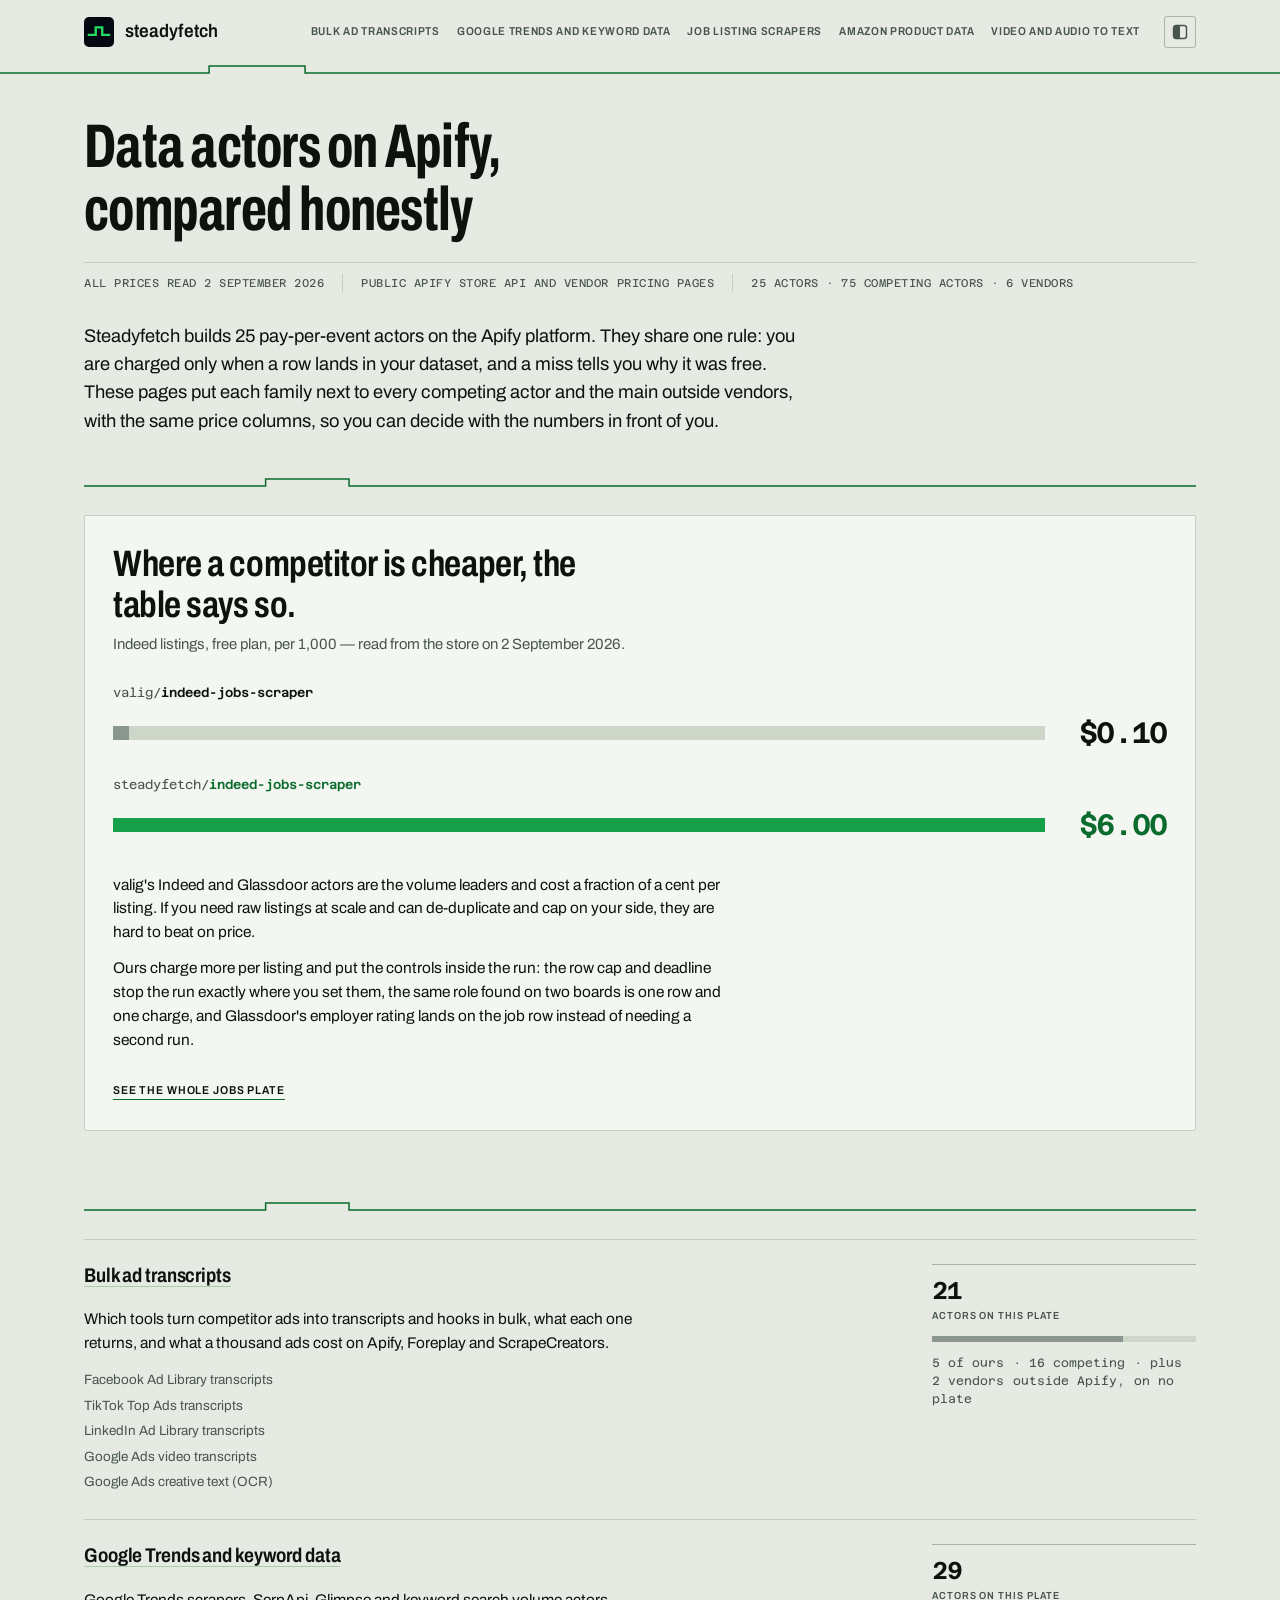
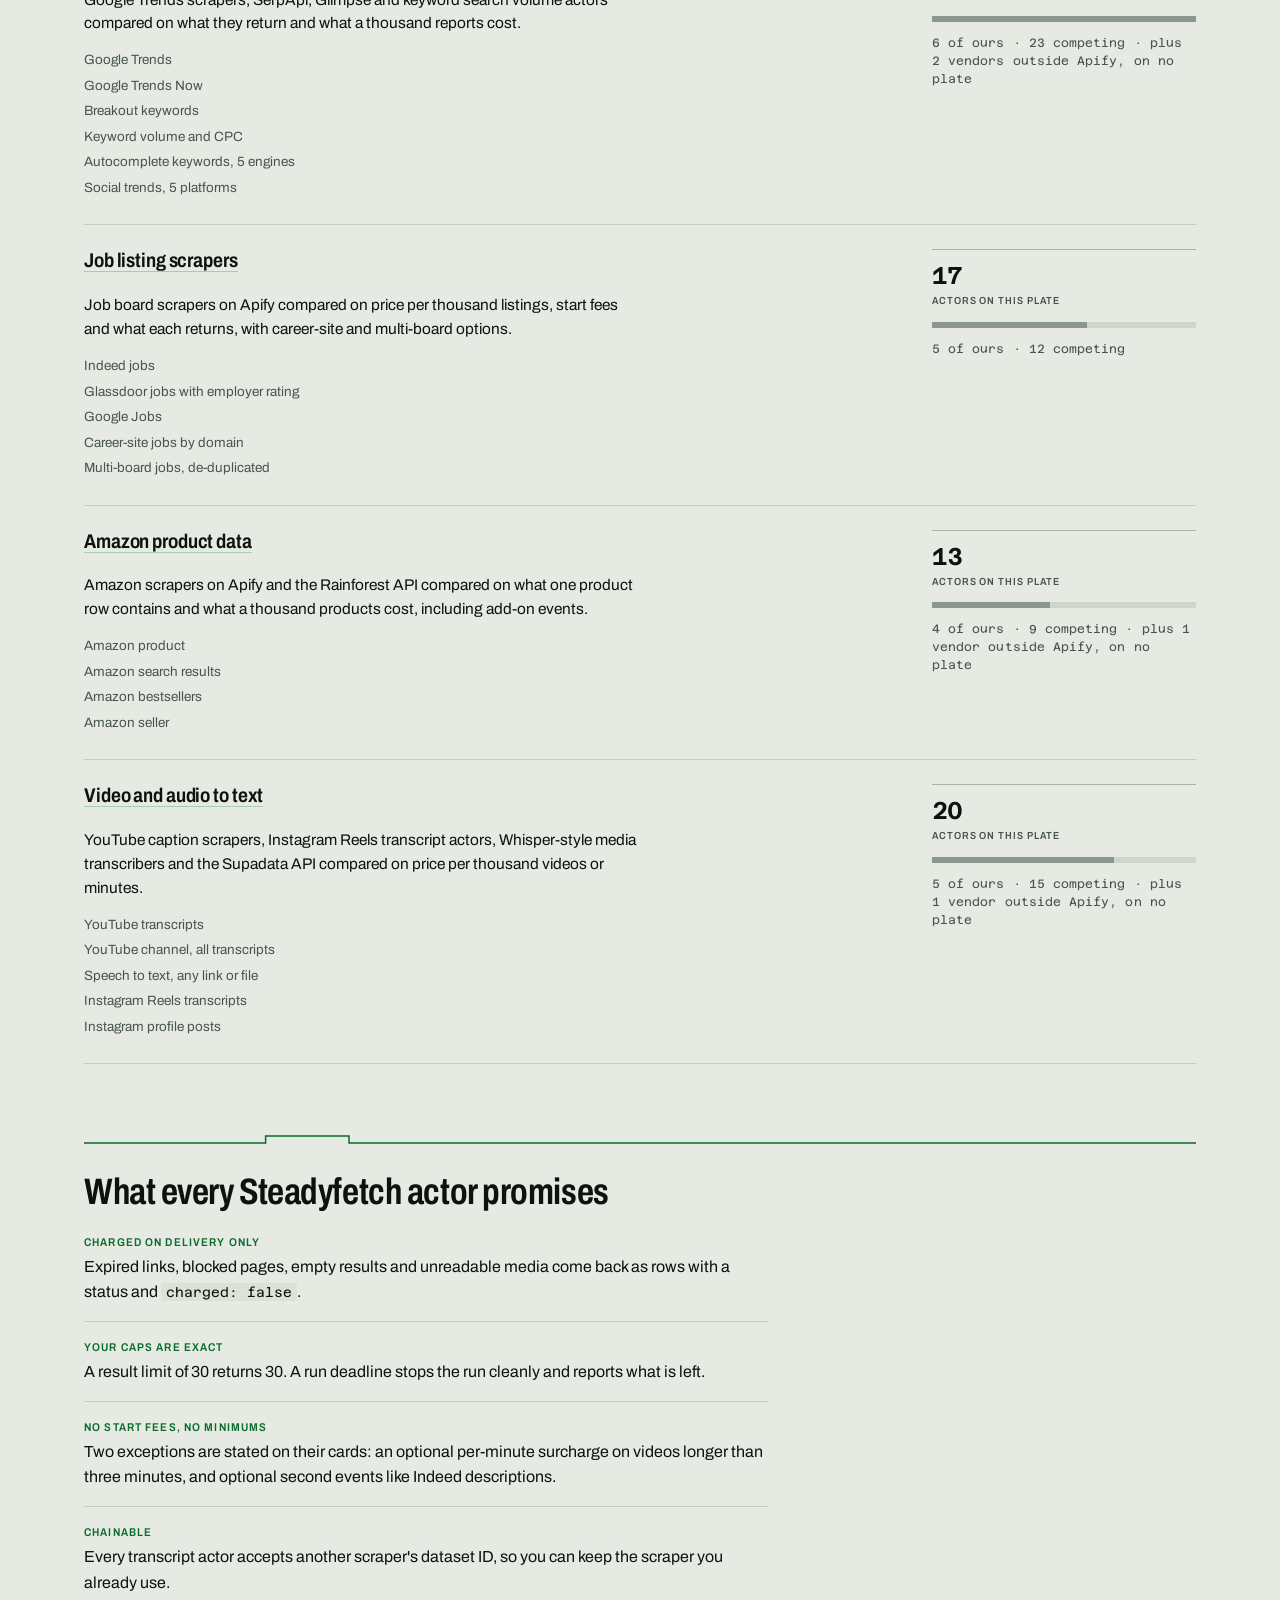
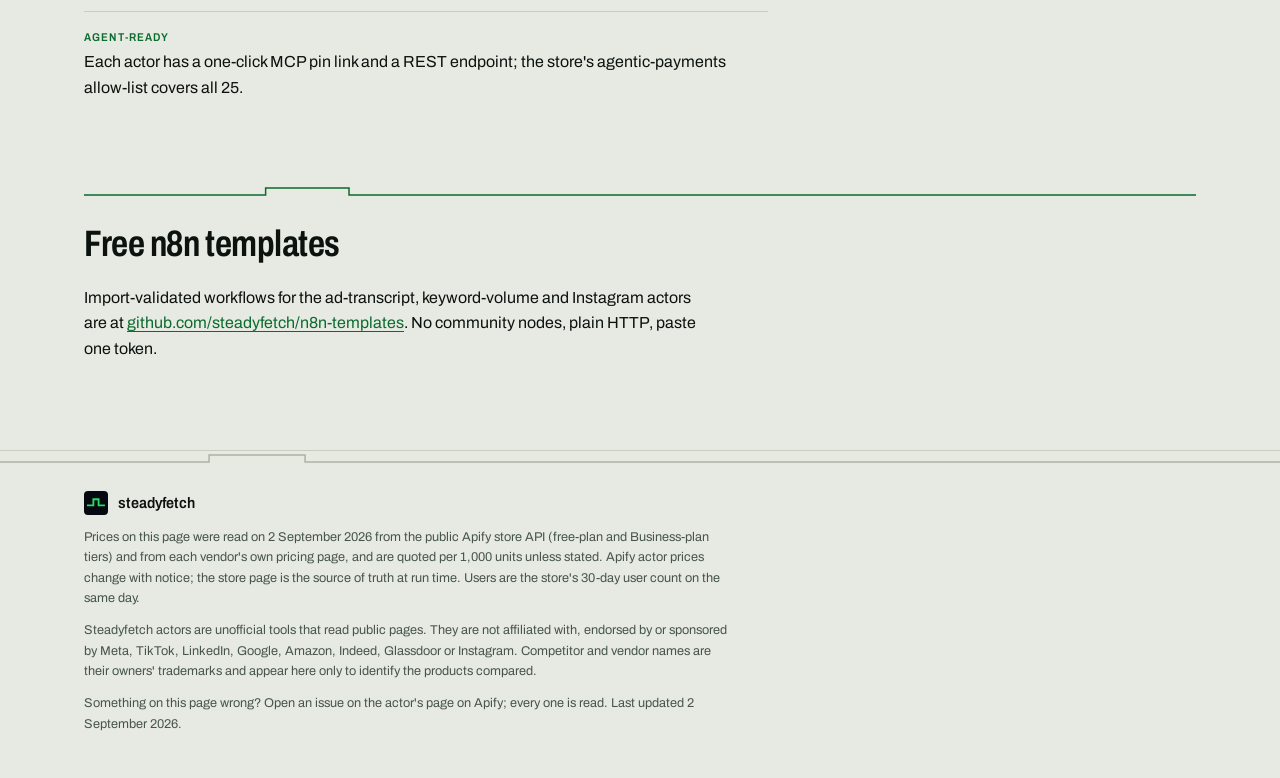
<file: index.html>
<!doctype html>
<html lang="en">
<head>
<meta charset="utf-8">
<meta name="viewport" content="width=device-width, initial-scale=1">
<title>Steadyfetch: honest comparison pages for data actors on Apify</title>
<meta name="description" content="Five comparison pages, one per data family, listing every Apify actor and the main vendors next to Steadyfetch's 25 actors with the same price columns. Ad transcripts, Google Trends and keywords, jobs, Amazon, YouTube and media.">
<link rel="canonical" href="https://steadyfetch.com/">
<meta property="og:title" content="Steadyfetch: honest comparison pages for data actors on Apify">
<meta property="og:description" content="Five comparison pages, one per data family, listing every Apify actor and the main vendors next to Steadyfetch's 25 actors with the same price columns. Ad transcripts, Google Trends and keywords, jobs, Amazon, YouTube and media.">
<meta property="og:url" content="https://steadyfetch.com/">
<meta property="og:type" content="article">
<meta property="og:image" content="https://steadyfetch.com/brand/og.png">
<meta property="og:image:width" content="1200">
<meta property="og:image:height" content="630">
<meta property="og:site_name" content="Steadyfetch">
<meta name="twitter:card" content="summary_large_image">
<meta name="robots" content="index,follow">
<meta name="theme-color" content="#e7eae3" media="(prefers-color-scheme: light)">
<meta name="theme-color" content="#050911" media="(prefers-color-scheme: dark)">
<link rel="icon" href="/brand/favicon.ico" sizes="32x32">
<link rel="icon" href="/brand/icon.svg" type="image/svg+xml">
<link rel="apple-touch-icon" href="/brand/apple-touch-icon.png">
<script>try{var t=localStorage.getItem("sf-theme");if(t==="dark"||t==="light")document.documentElement.setAttribute("data-theme",t)}catch(e){}</script>
<link rel="preload" href="/brand/fonts/archivo-var.woff2" as="font" type="font/woff2" crossorigin>
<link rel="preload" href="/brand/fonts/azeret-var.woff2" as="font" type="font/woff2" crossorigin>
<link rel="stylesheet" href="/style.css">
<script type="application/ld+json">{"@context":"https://schema.org","@type":"WebSite","name":"Steadyfetch","url":"https://steadyfetch.com","description":"Five comparison pages, one per data family, listing every Apify actor and the main vendors next to Steadyfetch's 25 actors with the same price columns. Ad transcripts, Google Trends and keywords, jobs, Amazon, YouTube and media."}</script>
</head>
<body>
<!--
THESIS: a comparative plate, not a vendor comparison page: every actor in a family laid out as a
specimen at one shared scale, its price bar drawn even where ours is the longest. Refuses the
tick-and-cross "us vs them" table the category ships.
OWN-WORLD: the plate ground runs edge to edge (herbarium stock in light, the brand's own #050911
in dark); one ink, one accent (steadyfetch green), hairline rules, ledger rows rather than cards —
the only framed objects on a page are the plates. Archivo condensed for titles, Azeret Mono for
every measured figure and every actor binomial, set at focal scale.
STORY: the visitor sees the field measured on one scale, finds the row that beats us, reads why,
and goes to a store page to run an actor.
FIRST VIEWPORT: plate title, the collection stamp (what was read, from where, when), the lead,
then the proof — two Indeed specimens at identical scale where the competitor wins 60 to 1.
FORM: candidate 4 of the grounded list (comparative field-guide plate); seed key 0838385b.
FINISH: unreviewed and undocumented is unfinished; this build ends with the finish review, the verdict, DESIGN.md, and every shipping raster carrying its provenance
-->
<a class="skip" href="#main">Skip to content</a>
<header class="top">
<div class="top-in">
<a class="lockup" href="/"><span class="plate-chip"><svg viewBox="0 0 512 512" width="100%" height="100%" aria-hidden="true" focusable="false"><path d="M64 306H200V177H311V306H447" fill="none" stroke="#26DC62" stroke-width="40"/></svg></span><span class="name">steadyfetch</span></a>
<nav aria-label="Comparison pages"><a href="/ad-transcripts/">Bulk ad transcripts</a><a href="/trends-keywords/">Google Trends and keyword data</a><a href="/jobs/">Job listing scrapers</a><a href="/amazon/">Amazon product data</a><a href="/youtube-media/">Video and audio to text</a></nav>
<button class="theme" type="button" id="theme" aria-label="Switch colour theme"><svg viewBox="0 0 16 16" aria-hidden="true" focusable="false"><rect x="1.5" y="1.5" width="13" height="13" rx="2.5" fill="none" stroke="currentColor" stroke-width="1.4"/><path d="M8 1.5H4A2.5 2.5 0 0 0 1.5 4v8A2.5 2.5 0 0 0 4 14.5h4z" fill="currentColor"/></svg></button>
</div>
<svg class="pulse pulse--lead" viewBox="0 0 1200 14" preserveAspectRatio="none" aria-hidden="true" focusable="false"><path d="M0 11H196V4H286V11H1200"/></svg>
</header>
<main id="main">
<h1>Data actors on Apify, compared honestly</h1>
<p class="stamp"><span>All prices read 2 September 2026</span><span>Public Apify store API and vendor pricing pages</span><span>25 actors · 75 competing actors · 6 vendors</span></p>
<p class="lead">Steadyfetch builds 25 pay-per-event actors on the Apify platform. They share one rule: you are charged only when a row lands in your dataset, and a miss tells you why it was free. These pages put each family next to every competing actor and the main outside vendors, with the same price columns, so you can decide with the numbers in front of you.</p>

<section class="section first"><svg class="pulse" viewBox="0 0 1200 14" preserveAspectRatio="none" aria-hidden="true" focusable="false"><path d="M0 11H196V4H286V11H1200"/></svg>
<div class="proof">
<h2>Where a competitor is cheaper, the table says so.</h2>
<p class="sub">Indeed listings, free plan, per 1,000 — read from the store on 2 September 2026.</p>
<div class="specimens"><div class="spec">
<p class="who"><span class="acct">valig</span><span class="slash">/</span><wbr><span class="slug">indeed-jobs-scraper</span></p>
<div class="track"><span class="rail"><span class="fill" style="--w:1.7%"></span></span><span class="amt">$0.10</span></div>
</div><div class="spec mine">
<p class="who"><span class="acct">steadyfetch</span><span class="slash">/</span><wbr><span class="slug">indeed-jobs-scraper</span></p>
<div class="track"><span class="rail"><span class="fill" style="--w:100.0%"></span></span><span class="amt">$6.00</span></div>
</div></div>
<p class="verdict">valig's Indeed and Glassdoor actors are the volume leaders and cost a fraction of a cent per listing. If you need raw listings at scale and can de-duplicate and cap on your side, they are hard to beat on price.</p>
<p class="verdict">Ours charge more per listing and put the controls inside the run: the row cap and deadline stop the run exactly where you set them, the same role found on two boards is one row and one charge, and Glassdoor's employer rating lands on the job row instead of needing a second run.</p>
<p class="more"><a href="/jobs/">See the whole jobs plate</a></p>
</div>
</section>

<section class="section"><svg class="pulse" viewBox="0 0 1200 14" preserveAspectRatio="none" aria-hidden="true" focusable="false"><path d="M0 11H196V4H286V11H1200"/></svg>
<div class="ledger">
<article class="fam">
<h2><a href="/ad-transcripts/">Bulk ad transcripts</a></h2>
<div class="meter">
<div><b>21</b><span class="label">Actors on this plate</span></div>
<span class="gauge"><span style="--w:72.4%"></span></span>
<p class="unitline">5 of ours · 16 competing · plus 2 vendors outside Apify, on no plate</p>
</div>
<div class="act-main">
<p class="desc">Which tools turn competitor ads into transcripts and hooks in bulk, what each one returns, and what a thousand ads cost on Apify, Foreplay and ScrapeCreators.</p>
<p class="roster"><a href="https://apify.com/steadyfetch/facebook-ads-transcript-scraper">Facebook Ad Library transcripts</a><a href="https://apify.com/steadyfetch/tiktok-ads-transcript-scraper">TikTok Top Ads transcripts</a><a href="https://apify.com/steadyfetch/linkedin-ads-transcript-scraper">LinkedIn Ad Library transcripts</a><a href="https://apify.com/steadyfetch/google-ads-video-transcript-scraper">Google Ads video transcripts</a><a href="https://apify.com/steadyfetch/google-ads-creative-text-scraper">Google Ads creative text (OCR)</a></p>
</div>
</article>
<article class="fam">
<h2><a href="/trends-keywords/">Google Trends and keyword data</a></h2>
<div class="meter">
<div><b>29</b><span class="label">Actors on this plate</span></div>
<span class="gauge"><span style="--w:100.0%"></span></span>
<p class="unitline">6 of ours · 23 competing · plus 2 vendors outside Apify, on no plate</p>
</div>
<div class="act-main">
<p class="desc">Google Trends scrapers, SerpApi, Glimpse and keyword search volume actors compared on what they return and what a thousand reports cost.</p>
<p class="roster"><a href="https://apify.com/steadyfetch/google-trends-scraper">Google Trends</a><a href="https://apify.com/steadyfetch/google-trends-now-scraper">Google Trends Now</a><a href="https://apify.com/steadyfetch/breakout-keywords-scraper">Breakout keywords</a><a href="https://apify.com/steadyfetch/keyword-search-volume-scraper">Keyword volume and CPC</a><a href="https://apify.com/steadyfetch/google-keyword-suggest-scraper">Autocomplete keywords, 5 engines</a><a href="https://apify.com/steadyfetch/social-trends-scraper">Social trends, 5 platforms</a></p>
</div>
</article>
<article class="fam">
<h2><a href="/jobs/">Job listing scrapers</a></h2>
<div class="meter">
<div><b>17</b><span class="label">Actors on this plate</span></div>
<span class="gauge"><span style="--w:58.6%"></span></span>
<p class="unitline">5 of ours · 12 competing</p>
</div>
<div class="act-main">
<p class="desc">Job board scrapers on Apify compared on price per thousand listings, start fees and what each returns, with career-site and multi-board options.</p>
<p class="roster"><a href="https://apify.com/steadyfetch/indeed-jobs-scraper">Indeed jobs</a><a href="https://apify.com/steadyfetch/glassdoor-jobs-scraper">Glassdoor jobs with employer rating</a><a href="https://apify.com/steadyfetch/google-jobs-scraper">Google Jobs</a><a href="https://apify.com/steadyfetch/company-jobs-by-domain">Career-site jobs by domain</a><a href="https://apify.com/steadyfetch/multi-job-board-scraper">Multi-board jobs, de-duplicated</a></p>
</div>
</article>
<article class="fam">
<h2><a href="/amazon/">Amazon product data</a></h2>
<div class="meter">
<div><b>13</b><span class="label">Actors on this plate</span></div>
<span class="gauge"><span style="--w:44.8%"></span></span>
<p class="unitline">4 of ours · 9 competing · plus 1 vendor outside Apify, on no plate</p>
</div>
<div class="act-main">
<p class="desc">Amazon scrapers on Apify and the Rainforest API compared on what one product row contains and what a thousand products cost, including add-on events.</p>
<p class="roster"><a href="https://apify.com/steadyfetch/amazon-product-scraper">Amazon product</a><a href="https://apify.com/steadyfetch/amazon-search-scraper">Amazon search results</a><a href="https://apify.com/steadyfetch/amazon-bestsellers-scraper">Amazon bestsellers</a><a href="https://apify.com/steadyfetch/amazon-seller-scraper">Amazon seller</a></p>
</div>
</article>
<article class="fam">
<h2><a href="/youtube-media/">Video and audio to text</a></h2>
<div class="meter">
<div><b>20</b><span class="label">Actors on this plate</span></div>
<span class="gauge"><span style="--w:69.0%"></span></span>
<p class="unitline">5 of ours · 15 competing · plus 1 vendor outside Apify, on no plate</p>
</div>
<div class="act-main">
<p class="desc">YouTube caption scrapers, Instagram Reels transcript actors, Whisper-style media transcribers and the Supadata API compared on price per thousand videos or minutes.</p>
<p class="roster"><a href="https://apify.com/steadyfetch/youtube-transcript-scraper">YouTube transcripts</a><a href="https://apify.com/steadyfetch/youtube-channel-transcripts">YouTube channel, all transcripts</a><a href="https://apify.com/steadyfetch/media-transcriber">Speech to text, any link or file</a><a href="https://apify.com/steadyfetch/instagram-reel-transcript-scraper">Instagram Reels transcripts</a><a href="https://apify.com/steadyfetch/instagram-profile-posts">Instagram profile posts</a></p>
</div>
</article>
</div>
</section>

<section class="section"><svg class="pulse" viewBox="0 0 1200 14" preserveAspectRatio="none" aria-hidden="true" focusable="false"><path d="M0 11H196V4H286V11H1200"/></svg>
<h2>What every Steadyfetch actor promises</h2>
<ul class="promise">
<li><b>Charged on delivery only</b>Expired links, blocked pages, empty results and unreadable media come back as rows with a status and <code>charged: false</code>.</li>
<li><b>Your caps are exact</b>A result limit of 30 returns 30. A run deadline stops the run cleanly and reports what is left.</li>
<li><b>No start fees, no minimums</b>Two exceptions are stated on their cards: an optional per-minute surcharge on videos longer than three minutes, and optional second events like Indeed descriptions.</li>
<li><b>Chainable</b>Every transcript actor accepts another scraper's dataset ID, so you can keep the scraper you already use.</li>
<li><b>Agent-ready</b>Each actor has a one-click MCP pin link and a REST endpoint; the store's agentic-payments allow-list covers all 25.</li>
</ul>
</section>

<section class="section"><svg class="pulse" viewBox="0 0 1200 14" preserveAspectRatio="none" aria-hidden="true" focusable="false"><path d="M0 11H196V4H286V11H1200"/></svg>
<h2>Free n8n templates</h2>
<p>Import-validated workflows for the ad-transcript, keyword-volume and Instagram actors are at <a href="https://github.com/steadyfetch/n8n-templates">github.com/steadyfetch/n8n-templates</a>. No community nodes, plain HTTP, paste one token.</p>
</section>
</main>
<footer>
<svg class="pulse pulse--faint" viewBox="0 0 1200 14" preserveAspectRatio="none" aria-hidden="true" focusable="false"><path d="M0 11H196V4H286V11H1200"/></svg>
<div class="foot-in">
<p class="foot-mark"><span class="plate-chip"><svg viewBox="0 0 512 512" width="100%" height="100%" aria-hidden="true" focusable="false"><path d="M64 306H200V177H311V306H447" fill="none" stroke="#26DC62" stroke-width="40"/></svg></span><span class="name">steadyfetch</span></p>
<p>Prices on this page were read on 2 September 2026 from the public Apify store API (free-plan and Business-plan tiers) and from each vendor's own pricing page, and are quoted per 1,000 units unless stated. Apify actor prices change with notice; the store page is the source of truth at run time. Users are the store's 30-day user count on the same day.</p>
<p>Steadyfetch actors are unofficial tools that read public pages. They are not affiliated with, endorsed by or sponsored by Meta, TikTok, LinkedIn, Google, Amazon, Indeed, Glassdoor or Instagram. Competitor and vendor names are their owners' trademarks and appear here only to identify the products compared.</p>
<p>Something on this page wrong? Open an issue on the actor's page on Apify; every one is read. Last updated 2 September 2026.</p>
</div>
</footer>
<script>(function(){var b=document.getElementById("theme");if(!b)return;var r=document.documentElement;function lab(){var d=(r.getAttribute("data-theme")||(window.matchMedia&&window.matchMedia("(prefers-color-scheme: dark)").matches?"dark":"light"))==="dark";b.setAttribute("aria-label",d?"Switch to the light plate":"Switch to the dark plate")}lab();b.addEventListener("click",function(){var cur=r.getAttribute("data-theme")||(window.matchMedia&&window.matchMedia("(prefers-color-scheme: dark)").matches?"dark":"light");var next=cur==="dark"?"light":"dark";r.setAttribute("data-theme",next);try{localStorage.setItem("sf-theme",next)}catch(e){}lab()})})();</script>
</body>
</html>
</file>
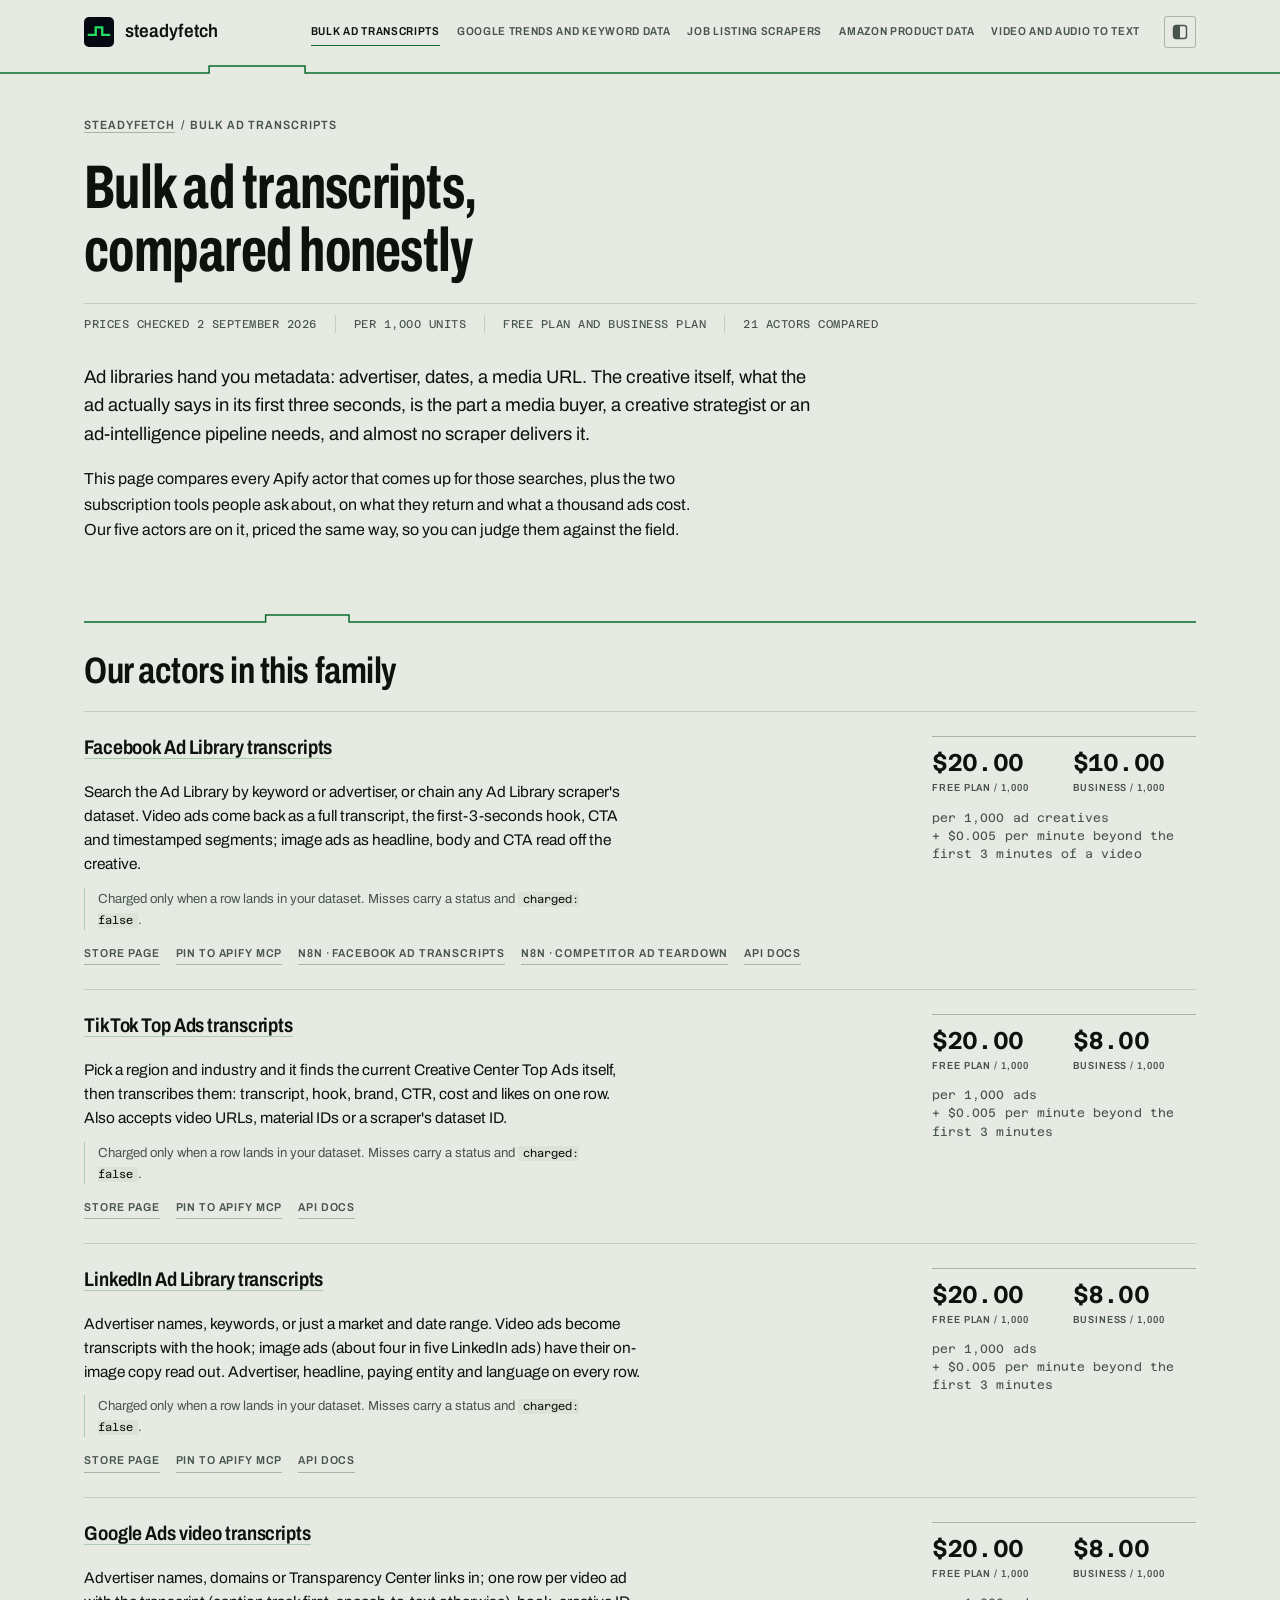
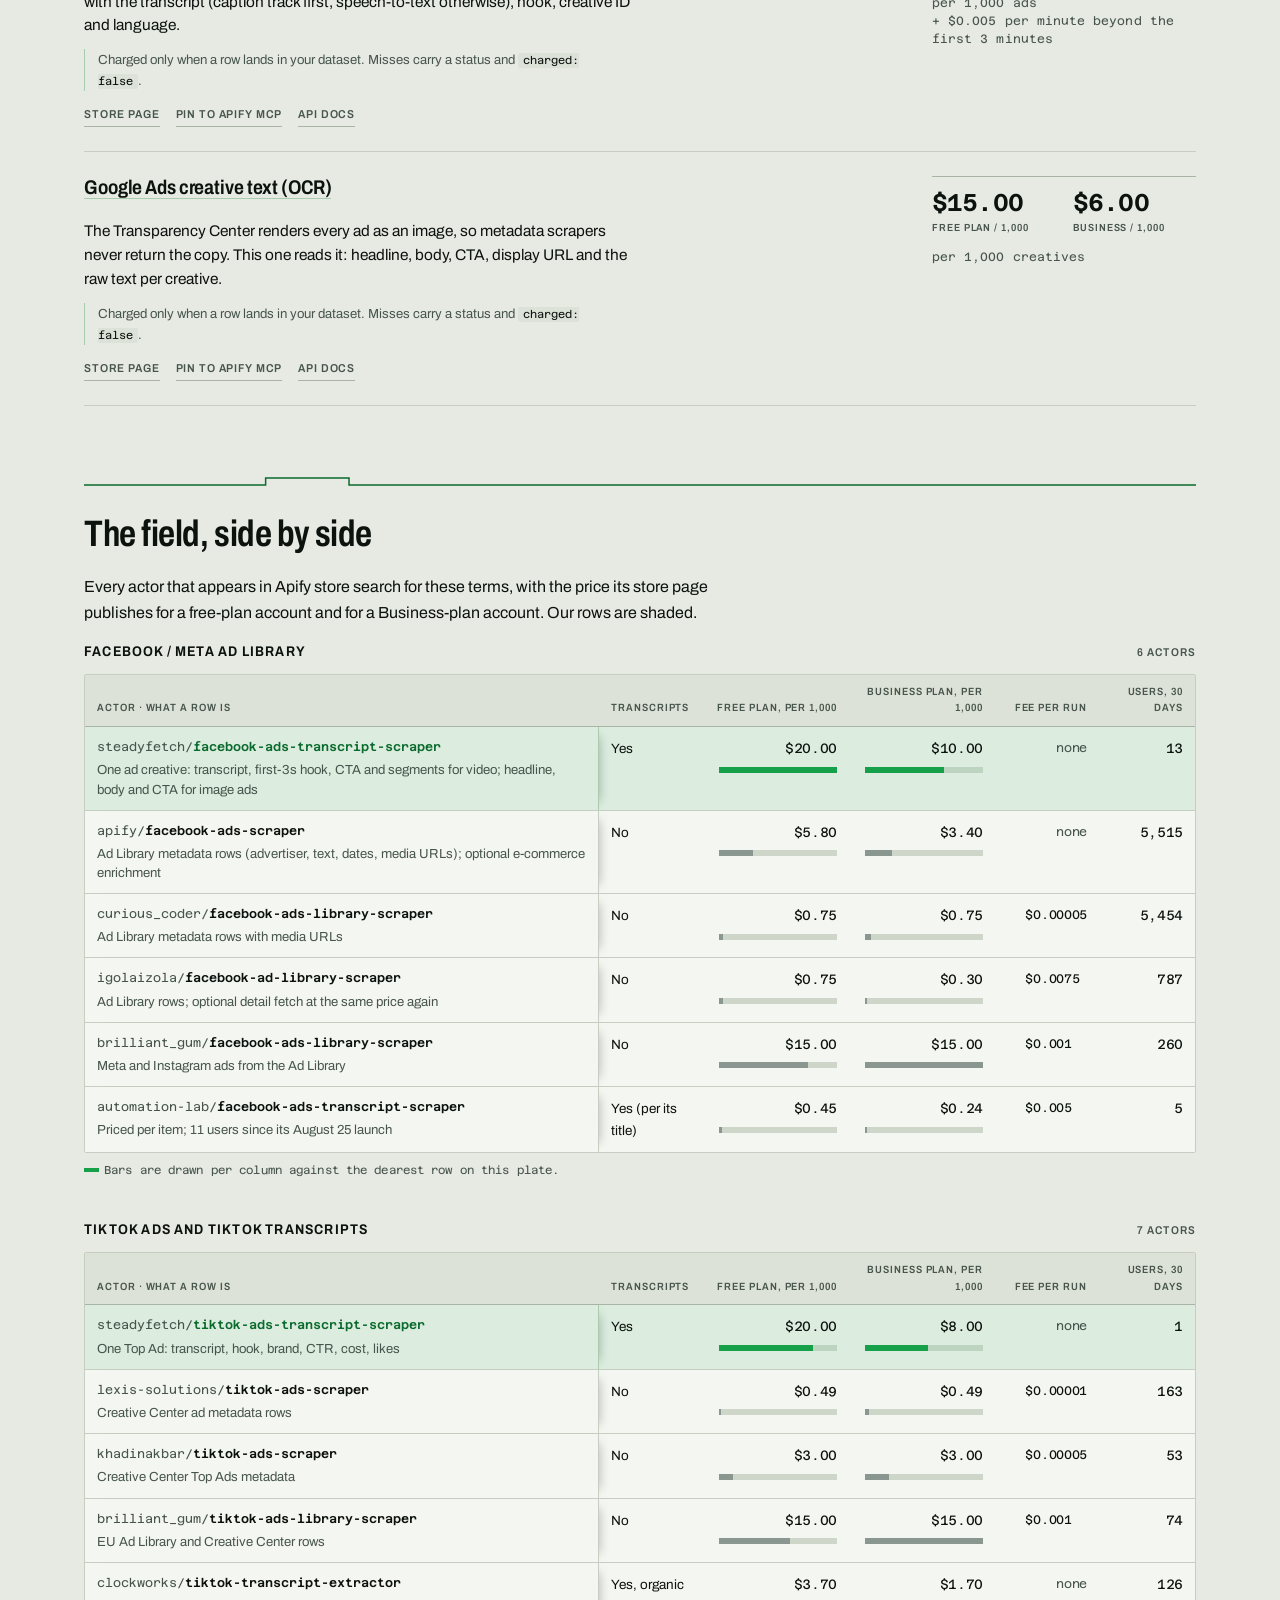
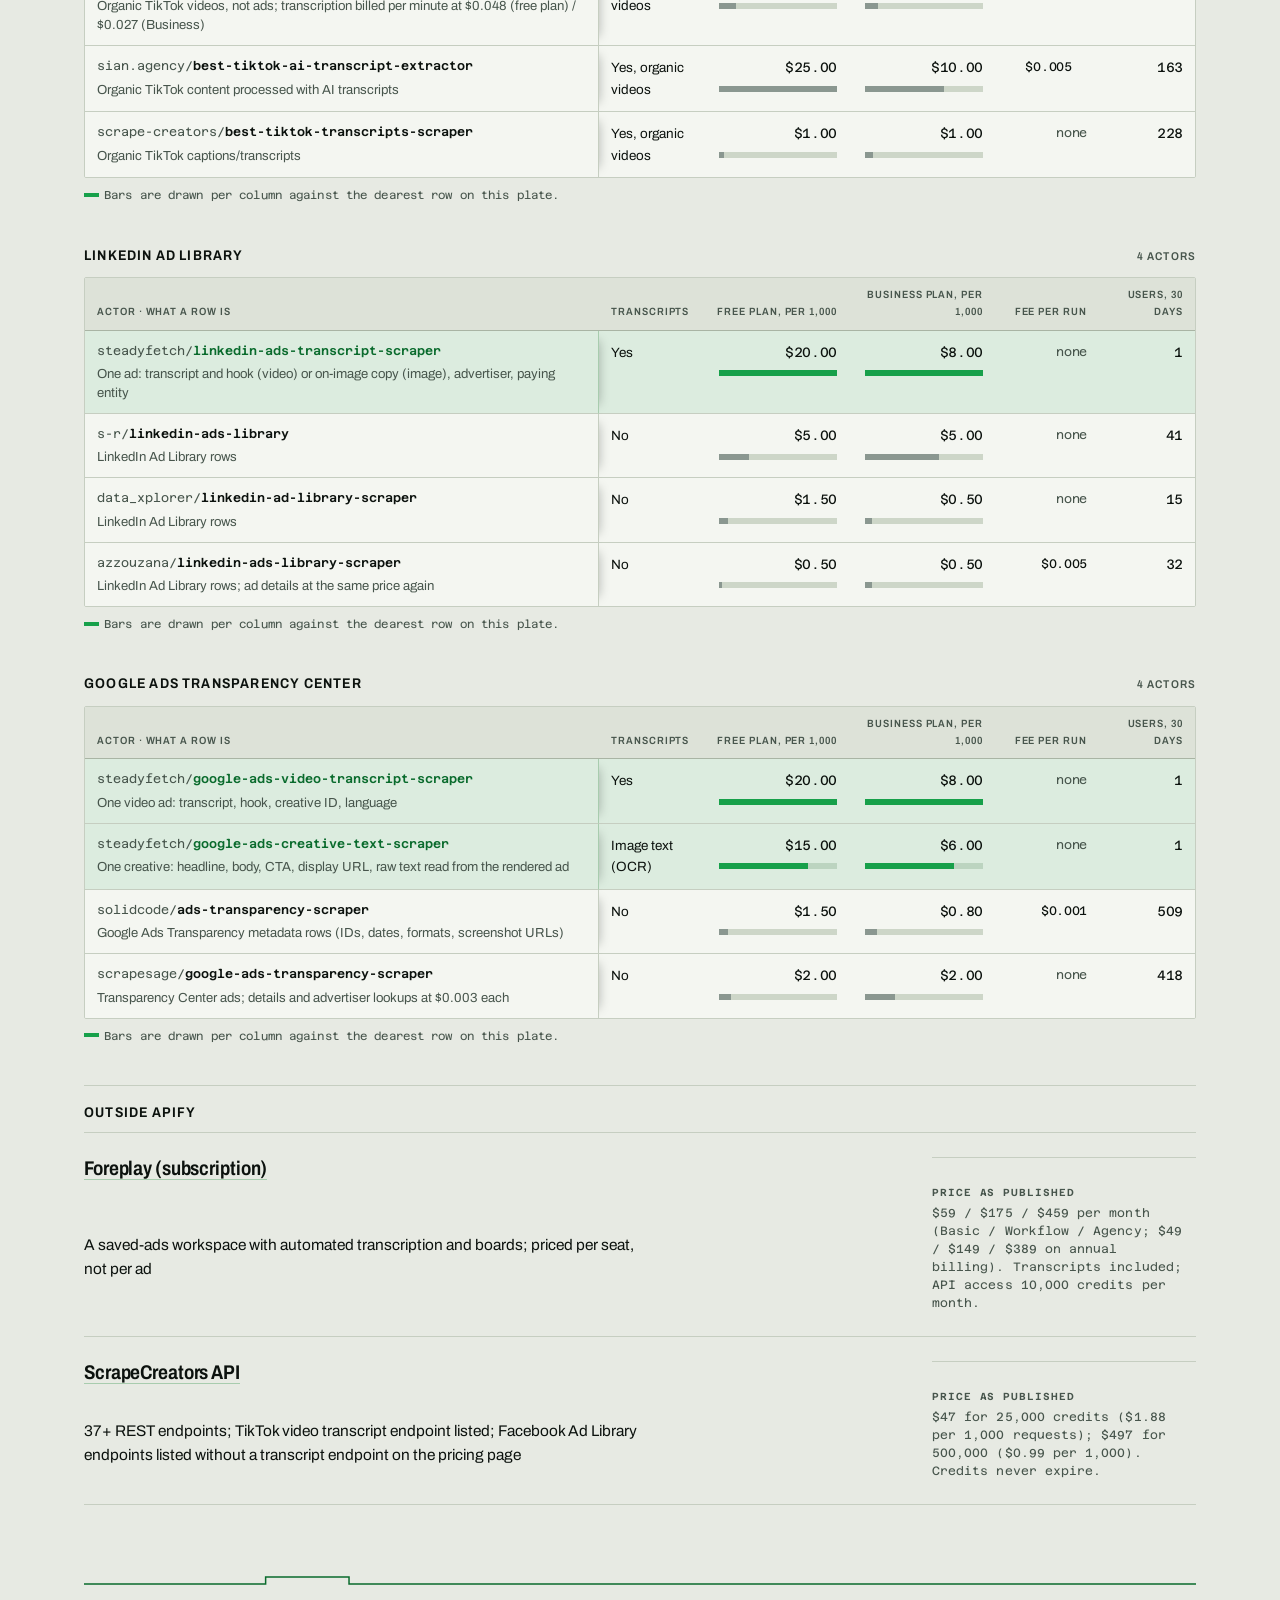
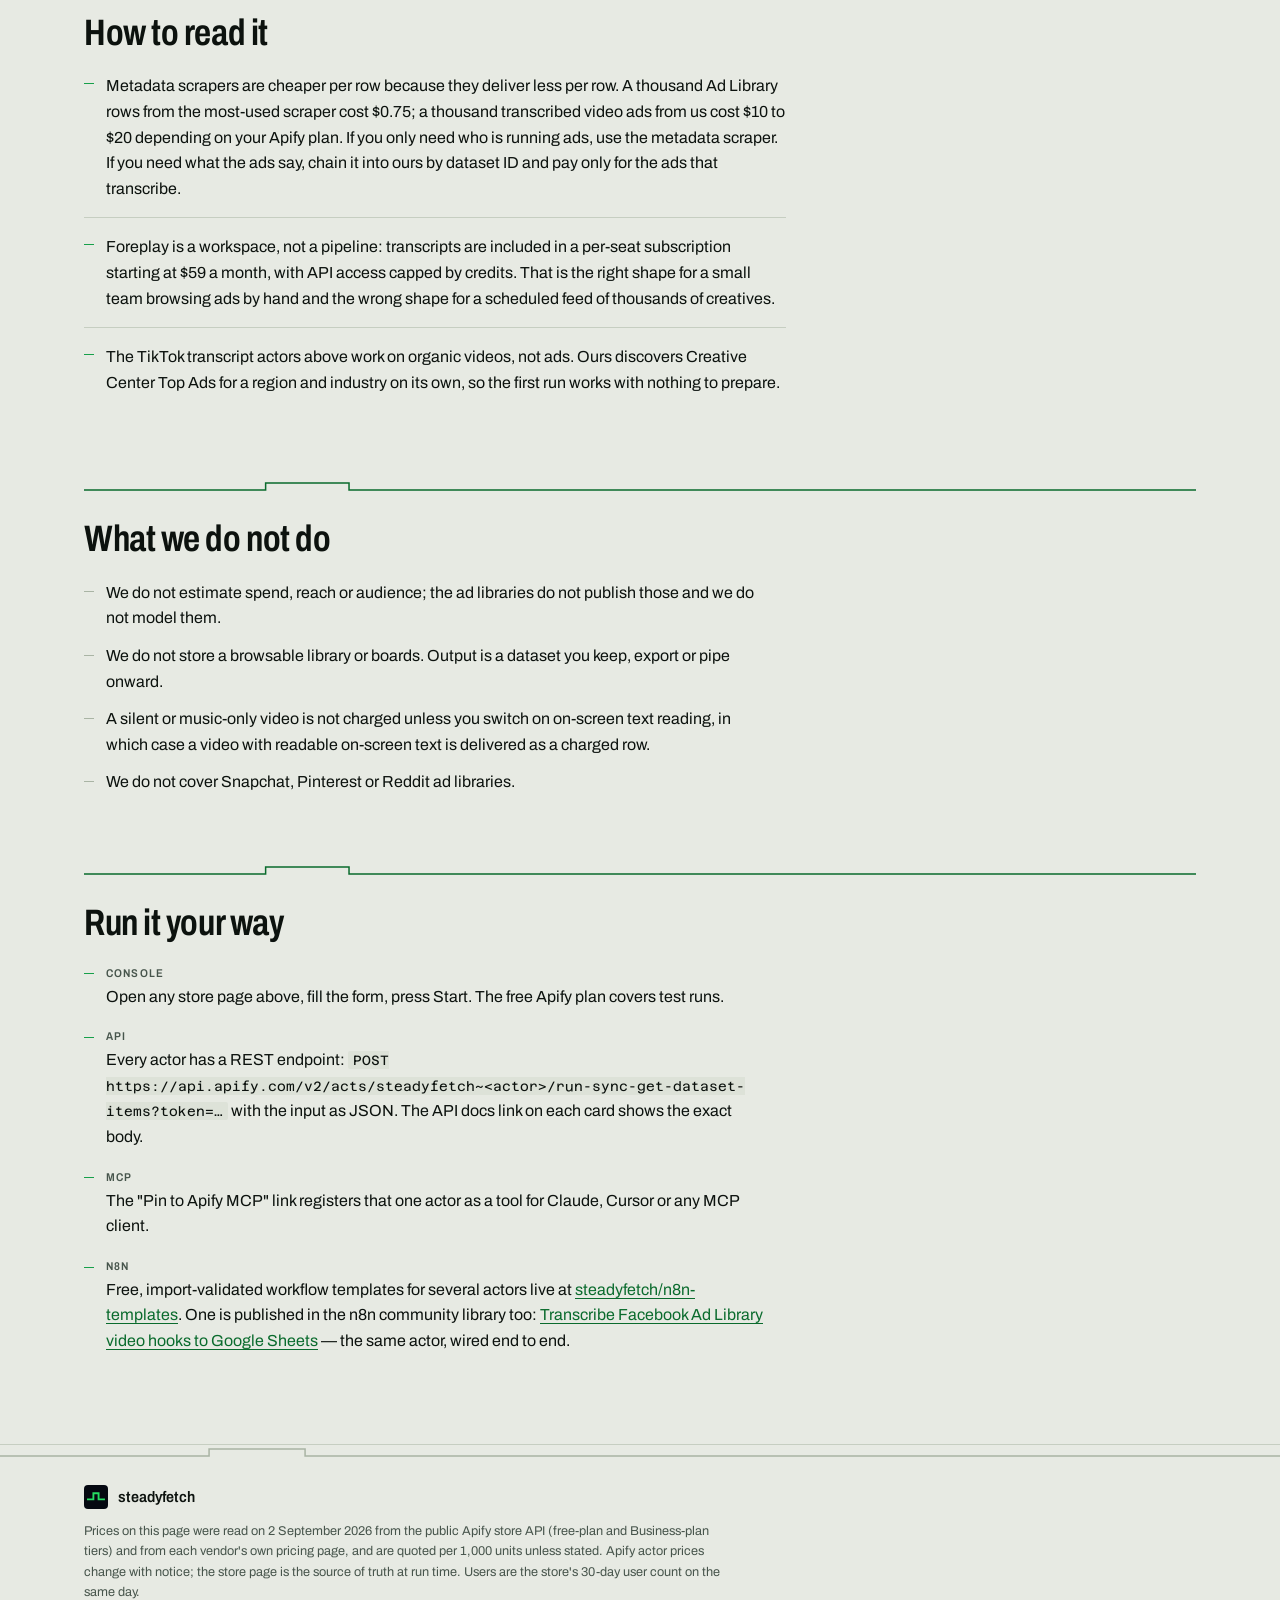
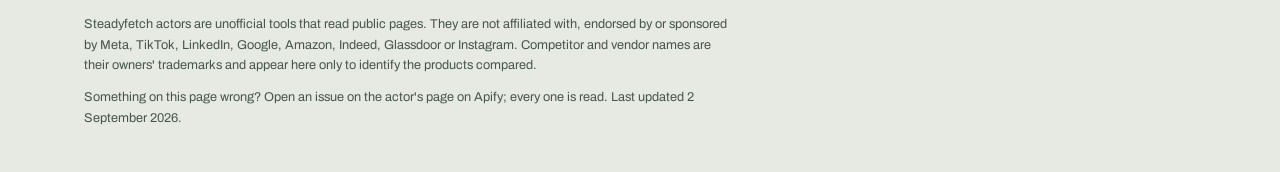
<file: ad-transcripts/index.html>
<!doctype html>
<html lang="en">
<head>
<meta charset="utf-8">
<meta name="viewport" content="width=device-width, initial-scale=1">
<title>Bulk ad transcripts: Facebook, TikTok, LinkedIn and Google Ads scrapers compared</title>
<meta name="description" content="Which tools turn competitor ads into transcripts and hooks in bulk, what each one returns, and what a thousand ads cost on Apify, Foreplay and ScrapeCreators. Prices checked 2 September 2026.">
<link rel="canonical" href="https://steadyfetch.com/ad-transcripts/">
<meta property="og:title" content="Bulk ad transcripts: Facebook, TikTok, LinkedIn and Google Ads scrapers compared">
<meta property="og:description" content="Which tools turn competitor ads into transcripts and hooks in bulk, what each one returns, and what a thousand ads cost on Apify, Foreplay and ScrapeCreators. Prices checked 2 September 2026.">
<meta property="og:url" content="https://steadyfetch.com/ad-transcripts/">
<meta property="og:type" content="article">
<meta property="og:image" content="https://steadyfetch.com/brand/og.png">
<meta property="og:image:width" content="1200">
<meta property="og:image:height" content="630">
<meta property="og:site_name" content="Steadyfetch">
<meta name="twitter:card" content="summary_large_image">
<meta name="robots" content="index,follow">
<meta name="theme-color" content="#e7eae3" media="(prefers-color-scheme: light)">
<meta name="theme-color" content="#050911" media="(prefers-color-scheme: dark)">
<link rel="icon" href="/brand/favicon.ico" sizes="32x32">
<link rel="icon" href="/brand/icon.svg" type="image/svg+xml">
<link rel="apple-touch-icon" href="/brand/apple-touch-icon.png">
<script>try{var t=localStorage.getItem("sf-theme");if(t==="dark"||t==="light")document.documentElement.setAttribute("data-theme",t)}catch(e){}</script>
<link rel="preload" href="/brand/fonts/archivo-var.woff2" as="font" type="font/woff2" crossorigin>
<link rel="preload" href="/brand/fonts/azeret-var.woff2" as="font" type="font/woff2" crossorigin>
<link rel="stylesheet" href="/style.css">
<script type="application/ld+json">{"@context":"https://schema.org","@type":"WebPage","name":"Bulk ad transcripts: Facebook, TikTok, LinkedIn and Google Ads scrapers compared","description":"Which tools turn competitor ads into transcripts and hooks in bulk, what each one returns, and what a thousand ads cost on Apify, Foreplay and ScrapeCreators. Prices checked 2 September 2026.","url":"https://steadyfetch.com/ad-transcripts/","dateModified":"2026-09-02","isPartOf":{"@type":"WebSite","name":"Steadyfetch","url":"https://steadyfetch.com"},"about":[{"@type":"SoftwareApplication","name":"Facebook Ad Library transcripts","url":"https://apify.com/steadyfetch/facebook-ads-transcript-scraper","applicationCategory":"DeveloperApplication","offers":{"@type":"Offer","price":0.02,"priceCurrency":"USD","description":"per ad creative, free plan"}},{"@type":"SoftwareApplication","name":"TikTok Top Ads transcripts","url":"https://apify.com/steadyfetch/tiktok-ads-transcript-scraper","applicationCategory":"DeveloperApplication","offers":{"@type":"Offer","price":0.02,"priceCurrency":"USD","description":"per ad, free plan"}},{"@type":"SoftwareApplication","name":"LinkedIn Ad Library transcripts","url":"https://apify.com/steadyfetch/linkedin-ads-transcript-scraper","applicationCategory":"DeveloperApplication","offers":{"@type":"Offer","price":0.02,"priceCurrency":"USD","description":"per ad, free plan"}},{"@type":"SoftwareApplication","name":"Google Ads video transcripts","url":"https://apify.com/steadyfetch/google-ads-video-transcript-scraper","applicationCategory":"DeveloperApplication","offers":{"@type":"Offer","price":0.02,"priceCurrency":"USD","description":"per ad, free plan"}},{"@type":"SoftwareApplication","name":"Google Ads creative text (OCR)","url":"https://apify.com/steadyfetch/google-ads-creative-text-scraper","applicationCategory":"DeveloperApplication","offers":{"@type":"Offer","price":0.015,"priceCurrency":"USD","description":"per creative, free plan"}}]}</script>
</head>
<body>
<!--
THESIS: a comparative plate, not a vendor comparison page: every actor in a family laid out as a
specimen at one shared scale, its price bar drawn even where ours is the longest. Refuses the
tick-and-cross "us vs them" table the category ships.
OWN-WORLD: the plate ground runs edge to edge (herbarium stock in light, the brand's own #050911
in dark); one ink, one accent (steadyfetch green), hairline rules, ledger rows rather than cards —
the only framed objects on a page are the plates. Archivo condensed for titles, Azeret Mono for
every measured figure and every actor binomial, set at focal scale.
STORY: the visitor sees the field measured on one scale, finds the row that beats us, reads why,
and goes to a store page to run an actor.
FIRST VIEWPORT: plate title, the collection stamp (what was read, from where, when), the lead,
then the proof — two Indeed specimens at identical scale where the competitor wins 60 to 1.
FORM: candidate 4 of the grounded list (comparative field-guide plate); seed key 0838385b.
FINISH: unreviewed and undocumented is unfinished; this build ends with the finish review, the verdict, DESIGN.md, and every shipping raster carrying its provenance
-->
<a class="skip" href="#main">Skip to content</a>
<header class="top">
<div class="top-in">
<a class="lockup" href="/"><span class="plate-chip"><svg viewBox="0 0 512 512" width="100%" height="100%" aria-hidden="true" focusable="false"><path d="M64 306H200V177H311V306H447" fill="none" stroke="#26DC62" stroke-width="40"/></svg></span><span class="name">steadyfetch</span></a>
<nav aria-label="Comparison pages"><a href="/ad-transcripts/" aria-current="page">Bulk ad transcripts</a><a href="/trends-keywords/">Google Trends and keyword data</a><a href="/jobs/">Job listing scrapers</a><a href="/amazon/">Amazon product data</a><a href="/youtube-media/">Video and audio to text</a></nav>
<button class="theme" type="button" id="theme" aria-label="Switch colour theme"><svg viewBox="0 0 16 16" aria-hidden="true" focusable="false"><rect x="1.5" y="1.5" width="13" height="13" rx="2.5" fill="none" stroke="currentColor" stroke-width="1.4"/><path d="M8 1.5H4A2.5 2.5 0 0 0 1.5 4v8A2.5 2.5 0 0 0 4 14.5h4z" fill="currentColor"/></svg></button>
</div>
<svg class="pulse pulse--lead" viewBox="0 0 1200 14" preserveAspectRatio="none" aria-hidden="true" focusable="false"><path d="M0 11H196V4H286V11H1200"/></svg>
</header>
<main id="main">
<p class="crumbs"><a href="/">Steadyfetch</a><span class="sep">/</span>Bulk ad transcripts</p>
<h1>Bulk ad transcripts, compared honestly</h1>
<p class="stamp"><span>Prices checked 2 September 2026</span><span>Per 1,000 units</span><span>Free plan and Business plan</span><span>21 actors compared</span></p>
<p class="lead">Ad libraries hand you metadata: advertiser, dates, a media URL. The creative itself, what the ad actually says in its first three seconds, is the part a media buyer, a creative strategist or an ad-intelligence pipeline needs, and almost no scraper delivers it.</p>
<p>This page compares every Apify actor that comes up for those searches, plus the two subscription tools people ask about, on what they return and what a thousand ads cost. Our five actors are on it, priced the same way, so you can judge them against the field.</p>

<section class="section"><svg class="pulse" viewBox="0 0 1200 14" preserveAspectRatio="none" aria-hidden="true" focusable="false"><path d="M0 11H196V4H286V11H1200"/></svg>
<h2>Our actors in this family</h2>
<div class="ledger"><article class="act" id="facebook-ads-transcript-scraper">
<h3><a href="https://apify.com/steadyfetch/facebook-ads-transcript-scraper">Facebook Ad Library transcripts</a></h3>
<div class="meter">
<div><b>$20.00</b><span class="label">Free plan / 1,000</span></div>
<div><b>$10.00</b><span class="label">Business / 1,000</span></div>
<p class="unitline">per 1,000 ad creatives<span class="ext">+ $0.005 per minute beyond the first 3 minutes of a video</span></p>
</div>
<div class="act-main">
<p class="returns">Search the Ad Library by keyword or advertiser, or chain any Ad Library scraper's dataset. Video ads come back as a full transcript, the first-3-seconds hook, CTA and timestamped segments; image ads as headline, body and CTA read off the creative.</p>
<p class="law">Charged only when a row lands in your dataset. Misses carry a status and <code>charged: false</code>.</p>
<p class="links"><a href="https://apify.com/steadyfetch/facebook-ads-transcript-scraper">Store page</a> <a href="https://mcp.apify.com?tools=steadyfetch/facebook-ads-transcript-scraper">Pin to Apify MCP</a> <a href="https://github.com/steadyfetch/n8n-templates/blob/master/facebook-ad-transcripts.workflow.json">n8n · facebook ad transcripts</a> <a href="https://github.com/steadyfetch/n8n-templates/blob/master/competitor-ad-teardown.workflow.json">n8n · competitor ad teardown</a> <a href="https://apify.com/steadyfetch/facebook-ads-transcript-scraper/api">API docs</a></p>
</div>
</article>
<article class="act" id="tiktok-ads-transcript-scraper">
<h3><a href="https://apify.com/steadyfetch/tiktok-ads-transcript-scraper">TikTok Top Ads transcripts</a></h3>
<div class="meter">
<div><b>$20.00</b><span class="label">Free plan / 1,000</span></div>
<div><b>$8.00</b><span class="label">Business / 1,000</span></div>
<p class="unitline">per 1,000 ads<span class="ext">+ $0.005 per minute beyond the first 3 minutes</span></p>
</div>
<div class="act-main">
<p class="returns">Pick a region and industry and it finds the current Creative Center Top Ads itself, then transcribes them: transcript, hook, brand, CTR, cost and likes on one row. Also accepts video URLs, material IDs or a scraper's dataset ID.</p>
<p class="law">Charged only when a row lands in your dataset. Misses carry a status and <code>charged: false</code>.</p>
<p class="links"><a href="https://apify.com/steadyfetch/tiktok-ads-transcript-scraper">Store page</a> <a href="https://mcp.apify.com?tools=steadyfetch/tiktok-ads-transcript-scraper">Pin to Apify MCP</a> <a href="https://apify.com/steadyfetch/tiktok-ads-transcript-scraper/api">API docs</a></p>
</div>
</article>
<article class="act" id="linkedin-ads-transcript-scraper">
<h3><a href="https://apify.com/steadyfetch/linkedin-ads-transcript-scraper">LinkedIn Ad Library transcripts</a></h3>
<div class="meter">
<div><b>$20.00</b><span class="label">Free plan / 1,000</span></div>
<div><b>$8.00</b><span class="label">Business / 1,000</span></div>
<p class="unitline">per 1,000 ads<span class="ext">+ $0.005 per minute beyond the first 3 minutes</span></p>
</div>
<div class="act-main">
<p class="returns">Advertiser names, keywords, or just a market and date range. Video ads become transcripts with the hook; image ads (about four in five LinkedIn ads) have their on-image copy read out. Advertiser, headline, paying entity and language on every row.</p>
<p class="law">Charged only when a row lands in your dataset. Misses carry a status and <code>charged: false</code>.</p>
<p class="links"><a href="https://apify.com/steadyfetch/linkedin-ads-transcript-scraper">Store page</a> <a href="https://mcp.apify.com?tools=steadyfetch/linkedin-ads-transcript-scraper">Pin to Apify MCP</a> <a href="https://apify.com/steadyfetch/linkedin-ads-transcript-scraper/api">API docs</a></p>
</div>
</article>
<article class="act" id="google-ads-video-transcript-scraper">
<h3><a href="https://apify.com/steadyfetch/google-ads-video-transcript-scraper">Google Ads video transcripts</a></h3>
<div class="meter">
<div><b>$20.00</b><span class="label">Free plan / 1,000</span></div>
<div><b>$8.00</b><span class="label">Business / 1,000</span></div>
<p class="unitline">per 1,000 ads<span class="ext">+ $0.005 per minute beyond the first 3 minutes</span></p>
</div>
<div class="act-main">
<p class="returns">Advertiser names, domains or Transparency Center links in; one row per video ad with the transcript (caption track first, speech-to-text otherwise), hook, creative ID and language.</p>
<p class="law">Charged only when a row lands in your dataset. Misses carry a status and <code>charged: false</code>.</p>
<p class="links"><a href="https://apify.com/steadyfetch/google-ads-video-transcript-scraper">Store page</a> <a href="https://mcp.apify.com?tools=steadyfetch/google-ads-video-transcript-scraper">Pin to Apify MCP</a> <a href="https://apify.com/steadyfetch/google-ads-video-transcript-scraper/api">API docs</a></p>
</div>
</article>
<article class="act" id="google-ads-creative-text-scraper">
<h3><a href="https://apify.com/steadyfetch/google-ads-creative-text-scraper">Google Ads creative text (OCR)</a></h3>
<div class="meter">
<div><b>$15.00</b><span class="label">Free plan / 1,000</span></div>
<div><b>$6.00</b><span class="label">Business / 1,000</span></div>
<p class="unitline">per 1,000 creatives</p>
</div>
<div class="act-main">
<p class="returns">The Transparency Center renders every ad as an image, so metadata scrapers never return the copy. This one reads it: headline, body, CTA, display URL and the raw text per creative.</p>
<p class="law">Charged only when a row lands in your dataset. Misses carry a status and <code>charged: false</code>.</p>
<p class="links"><a href="https://apify.com/steadyfetch/google-ads-creative-text-scraper">Store page</a> <a href="https://mcp.apify.com?tools=steadyfetch/google-ads-creative-text-scraper">Pin to Apify MCP</a> <a href="https://apify.com/steadyfetch/google-ads-creative-text-scraper/api">API docs</a></p>
</div>
</article></div>
</section>

<section class="section"><svg class="pulse" viewBox="0 0 1200 14" preserveAspectRatio="none" aria-hidden="true" focusable="false"><path d="M0 11H196V4H286V11H1200"/></svg>
<h2>The field, side by side</h2>
<p>Every actor that appears in Apify store search for these terms, with the price its store page publishes for a free-plan account and for a Business-plan account. Our rows are shaded.</p>
<section class="plate">
<div class="plate-head"><h3 id="ad-transcripts-plate-0">Facebook / Meta Ad Library</h3><span class="label">6 actors</span></div>
<div class="plate-scroll has-tx" role="region" tabindex="0" aria-labelledby="ad-transcripts-plate-0">
<table>
<colgroup><col class="c-id"><col class="c-tx"><col class="c-n"><col class="c-n"><col class="c-fee"><col class="c-u"></colgroup>
<thead><tr><th scope="col">Actor · what a row is</th><th scope="col">Transcripts</th><th scope="col" class="num">Free plan, per 1,000</th><th scope="col" class="num">Business plan, per 1,000</th><th scope="col" class="num">Fee per run</th><th scope="col" class="num">Users, 30 days</th></tr></thead>
<tbody><tr class="us">
<th scope="row"><a class="bi" href="https://apify.com/steadyfetch/facebook-ads-transcript-scraper"><span class="acct">steadyfetch</span><span class="slash">/</span><wbr><span class="slug">facebook-ads-transcript-scraper</span></a><span class="diag">One ad creative: transcript, first-3s hook, CTA and segments for video; headline, body and CTA for image ads</span></th><td class="tx">Yes</td>
<td class="num"><span class="v">$20.00</span><span class="gauge"><span style="--w:100.0%"></span></span></td>
<td class="num"><span class="v">$10.00</span><span class="gauge"><span style="--w:66.7%"></span></span></td>
<td class="num fee"><span class="none">none</span></td>
<td class="num">13</td>
</tr>
<tr>
<th scope="row"><a class="bi" href="https://apify.com/apify/facebook-ads-scraper" rel="nofollow"><span class="acct">apify</span><span class="slash">/</span><wbr><span class="slug">facebook-ads-scraper</span></a><span class="diag">Ad Library metadata rows (advertiser, text, dates, media URLs); optional e-commerce enrichment</span></th><td class="tx">No</td>
<td class="num"><span class="v">$5.80</span><span class="gauge"><span style="--w:29.0%"></span></span></td>
<td class="num"><span class="v">$3.40</span><span class="gauge"><span style="--w:22.7%"></span></span></td>
<td class="num fee"><span class="none">none</span></td>
<td class="num">5,515</td>
</tr>
<tr>
<th scope="row"><a class="bi" href="https://apify.com/curious_coder/facebook-ads-library-scraper" rel="nofollow"><span class="acct">curious_coder</span><span class="slash">/</span><wbr><span class="slug">facebook-ads-library-scraper</span></a><span class="diag">Ad Library metadata rows with media URLs</span></th><td class="tx">No</td>
<td class="num"><span class="v">$0.75</span><span class="gauge"><span style="--w:3.8%"></span></span></td>
<td class="num"><span class="v">$0.75</span><span class="gauge"><span style="--w:5.0%"></span></span></td>
<td class="num fee">$0.00005</td>
<td class="num">5,454</td>
</tr>
<tr>
<th scope="row"><a class="bi" href="https://apify.com/igolaizola/facebook-ad-library-scraper" rel="nofollow"><span class="acct">igolaizola</span><span class="slash">/</span><wbr><span class="slug">facebook-ad-library-scraper</span></a><span class="diag">Ad Library rows; optional detail fetch at the same price again</span></th><td class="tx">No</td>
<td class="num"><span class="v">$0.75</span><span class="gauge"><span style="--w:3.8%"></span></span></td>
<td class="num"><span class="v">$0.30</span><span class="gauge"><span style="--w:2.0%"></span></span></td>
<td class="num fee">$0.0075 </td>
<td class="num">787</td>
</tr>
<tr>
<th scope="row"><a class="bi" href="https://apify.com/brilliant_gum/facebook-ads-library-scraper" rel="nofollow"><span class="acct">brilliant_gum</span><span class="slash">/</span><wbr><span class="slug">facebook-ads-library-scraper</span></a><span class="diag">Meta and Instagram ads from the Ad Library</span></th><td class="tx">No</td>
<td class="num"><span class="v">$15.00</span><span class="gauge"><span style="--w:75.0%"></span></span></td>
<td class="num"><span class="v">$15.00</span><span class="gauge"><span style="--w:100.0%"></span></span></td>
<td class="num fee">$0.001  </td>
<td class="num">260</td>
</tr>
<tr>
<th scope="row"><a class="bi" href="https://apify.com/automation-lab/facebook-ads-transcript-scraper" rel="nofollow"><span class="acct">automation-lab</span><span class="slash">/</span><wbr><span class="slug">facebook-ads-transcript-scraper</span></a><span class="diag">Priced per item; 11 users since its August 25 launch</span></th><td class="tx">Yes (per its title)</td>
<td class="num"><span class="v">$0.45</span><span class="gauge"><span style="--w:2.3%"></span></span></td>
<td class="num"><span class="v">$0.24</span><span class="gauge"><span style="--w:1.6%"></span></span></td>
<td class="num fee">$0.005  </td>
<td class="num">5</td>
</tr></tbody>
</table>
</div>
<p class="scale-note"><span class="swatch"></span>Bars are drawn per column against the dearest row on this plate.</p>
</section>
<section class="plate">
<div class="plate-head"><h3 id="ad-transcripts-plate-1">TikTok ads and TikTok transcripts</h3><span class="label">7 actors</span></div>
<div class="plate-scroll has-tx" role="region" tabindex="0" aria-labelledby="ad-transcripts-plate-1">
<table>
<colgroup><col class="c-id"><col class="c-tx"><col class="c-n"><col class="c-n"><col class="c-fee"><col class="c-u"></colgroup>
<thead><tr><th scope="col">Actor · what a row is</th><th scope="col">Transcripts</th><th scope="col" class="num">Free plan, per 1,000</th><th scope="col" class="num">Business plan, per 1,000</th><th scope="col" class="num">Fee per run</th><th scope="col" class="num">Users, 30 days</th></tr></thead>
<tbody><tr class="us">
<th scope="row"><a class="bi" href="https://apify.com/steadyfetch/tiktok-ads-transcript-scraper"><span class="acct">steadyfetch</span><span class="slash">/</span><wbr><span class="slug">tiktok-ads-transcript-scraper</span></a><span class="diag">One Top Ad: transcript, hook, brand, CTR, cost, likes</span></th><td class="tx">Yes</td>
<td class="num"><span class="v">$20.00</span><span class="gauge"><span style="--w:80.0%"></span></span></td>
<td class="num"><span class="v">$8.00</span><span class="gauge"><span style="--w:53.3%"></span></span></td>
<td class="num fee"><span class="none">none</span></td>
<td class="num">1</td>
</tr>
<tr>
<th scope="row"><a class="bi" href="https://apify.com/lexis-solutions/tiktok-ads-scraper" rel="nofollow"><span class="acct">lexis-solutions</span><span class="slash">/</span><wbr><span class="slug">tiktok-ads-scraper</span></a><span class="diag">Creative Center ad metadata rows</span></th><td class="tx">No</td>
<td class="num"><span class="v">$0.49</span><span class="gauge"><span style="--w:2.0%"></span></span></td>
<td class="num"><span class="v">$0.49</span><span class="gauge"><span style="--w:3.3%"></span></span></td>
<td class="num fee">$0.00001</td>
<td class="num">163</td>
</tr>
<tr>
<th scope="row"><a class="bi" href="https://apify.com/khadinakbar/tiktok-ads-scraper" rel="nofollow"><span class="acct">khadinakbar</span><span class="slash">/</span><wbr><span class="slug">tiktok-ads-scraper</span></a><span class="diag">Creative Center Top Ads metadata</span></th><td class="tx">No</td>
<td class="num"><span class="v">$3.00</span><span class="gauge"><span style="--w:12.0%"></span></span></td>
<td class="num"><span class="v">$3.00</span><span class="gauge"><span style="--w:20.0%"></span></span></td>
<td class="num fee">$0.00005</td>
<td class="num">53</td>
</tr>
<tr>
<th scope="row"><a class="bi" href="https://apify.com/brilliant_gum/tiktok-ads-library-scraper" rel="nofollow"><span class="acct">brilliant_gum</span><span class="slash">/</span><wbr><span class="slug">tiktok-ads-library-scraper</span></a><span class="diag">EU Ad Library and Creative Center rows</span></th><td class="tx">No</td>
<td class="num"><span class="v">$15.00</span><span class="gauge"><span style="--w:60.0%"></span></span></td>
<td class="num"><span class="v">$15.00</span><span class="gauge"><span style="--w:100.0%"></span></span></td>
<td class="num fee">$0.001  </td>
<td class="num">74</td>
</tr>
<tr>
<th scope="row"><a class="bi" href="https://apify.com/clockworks/tiktok-transcript-extractor" rel="nofollow"><span class="acct">clockworks</span><span class="slash">/</span><wbr><span class="slug">tiktok-transcript-extractor</span></a><span class="diag">Organic TikTok videos, not ads; transcription billed per minute at $0.048 (free plan) / $0.027 (Business)</span></th><td class="tx">Yes, organic videos</td>
<td class="num"><span class="v">$3.70</span><span class="gauge"><span style="--w:14.8%"></span></span></td>
<td class="num"><span class="v">$1.70</span><span class="gauge"><span style="--w:11.3%"></span></span></td>
<td class="num fee"><span class="none">none</span></td>
<td class="num">126</td>
</tr>
<tr>
<th scope="row"><a class="bi" href="https://apify.com/sian.agency/best-tiktok-ai-transcript-extractor" rel="nofollow"><span class="acct">sian.agency</span><span class="slash">/</span><wbr><span class="slug">best-tiktok-ai-transcript-extractor</span></a><span class="diag">Organic TikTok content processed with AI transcripts</span></th><td class="tx">Yes, organic videos</td>
<td class="num"><span class="v">$25.00</span><span class="gauge"><span style="--w:100.0%"></span></span></td>
<td class="num"><span class="v">$10.00</span><span class="gauge"><span style="--w:66.7%"></span></span></td>
<td class="num fee">$0.005  </td>
<td class="num">163</td>
</tr>
<tr>
<th scope="row"><a class="bi" href="https://apify.com/scrape-creators/best-tiktok-transcripts-scraper" rel="nofollow"><span class="acct">scrape-creators</span><span class="slash">/</span><wbr><span class="slug">best-tiktok-transcripts-scraper</span></a><span class="diag">Organic TikTok captions/transcripts</span></th><td class="tx">Yes, organic videos</td>
<td class="num"><span class="v">$1.00</span><span class="gauge"><span style="--w:4.0%"></span></span></td>
<td class="num"><span class="v">$1.00</span><span class="gauge"><span style="--w:6.7%"></span></span></td>
<td class="num fee"><span class="none">none</span></td>
<td class="num">228</td>
</tr></tbody>
</table>
</div>
<p class="scale-note"><span class="swatch"></span>Bars are drawn per column against the dearest row on this plate.</p>
</section>
<section class="plate">
<div class="plate-head"><h3 id="ad-transcripts-plate-2">LinkedIn Ad Library</h3><span class="label">4 actors</span></div>
<div class="plate-scroll has-tx" role="region" tabindex="0" aria-labelledby="ad-transcripts-plate-2">
<table>
<colgroup><col class="c-id"><col class="c-tx"><col class="c-n"><col class="c-n"><col class="c-fee"><col class="c-u"></colgroup>
<thead><tr><th scope="col">Actor · what a row is</th><th scope="col">Transcripts</th><th scope="col" class="num">Free plan, per 1,000</th><th scope="col" class="num">Business plan, per 1,000</th><th scope="col" class="num">Fee per run</th><th scope="col" class="num">Users, 30 days</th></tr></thead>
<tbody><tr class="us">
<th scope="row"><a class="bi" href="https://apify.com/steadyfetch/linkedin-ads-transcript-scraper"><span class="acct">steadyfetch</span><span class="slash">/</span><wbr><span class="slug">linkedin-ads-transcript-scraper</span></a><span class="diag">One ad: transcript and hook (video) or on-image copy (image), advertiser, paying entity</span></th><td class="tx">Yes</td>
<td class="num"><span class="v">$20.00</span><span class="gauge"><span style="--w:100.0%"></span></span></td>
<td class="num"><span class="v">$8.00</span><span class="gauge"><span style="--w:100.0%"></span></span></td>
<td class="num fee"><span class="none">none</span></td>
<td class="num">1</td>
</tr>
<tr>
<th scope="row"><a class="bi" href="https://apify.com/s-r/linkedin-ads-library" rel="nofollow"><span class="acct">s-r</span><span class="slash">/</span><wbr><span class="slug">linkedin-ads-library</span></a><span class="diag">LinkedIn Ad Library rows</span></th><td class="tx">No</td>
<td class="num"><span class="v">$5.00</span><span class="gauge"><span style="--w:25.0%"></span></span></td>
<td class="num"><span class="v">$5.00</span><span class="gauge"><span style="--w:62.5%"></span></span></td>
<td class="num fee"><span class="none">none</span></td>
<td class="num">41</td>
</tr>
<tr>
<th scope="row"><a class="bi" href="https://apify.com/data_xplorer/linkedin-ad-library-scraper" rel="nofollow"><span class="acct">data_xplorer</span><span class="slash">/</span><wbr><span class="slug">linkedin-ad-library-scraper</span></a><span class="diag">LinkedIn Ad Library rows</span></th><td class="tx">No</td>
<td class="num"><span class="v">$1.50</span><span class="gauge"><span style="--w:7.5%"></span></span></td>
<td class="num"><span class="v">$0.50</span><span class="gauge"><span style="--w:6.3%"></span></span></td>
<td class="num fee"><span class="none">none</span></td>
<td class="num">15</td>
</tr>
<tr>
<th scope="row"><a class="bi" href="https://apify.com/azzouzana/linkedin-ads-library-scraper" rel="nofollow"><span class="acct">azzouzana</span><span class="slash">/</span><wbr><span class="slug">linkedin-ads-library-scraper</span></a><span class="diag">LinkedIn Ad Library rows; ad details at the same price again</span></th><td class="tx">No</td>
<td class="num"><span class="v">$0.50</span><span class="gauge"><span style="--w:2.5%"></span></span></td>
<td class="num"><span class="v">$0.50</span><span class="gauge"><span style="--w:6.3%"></span></span></td>
<td class="num fee">$0.005</td>
<td class="num">32</td>
</tr></tbody>
</table>
</div>
<p class="scale-note"><span class="swatch"></span>Bars are drawn per column against the dearest row on this plate.</p>
</section>
<section class="plate">
<div class="plate-head"><h3 id="ad-transcripts-plate-3">Google Ads Transparency Center</h3><span class="label">4 actors</span></div>
<div class="plate-scroll has-tx" role="region" tabindex="0" aria-labelledby="ad-transcripts-plate-3">
<table>
<colgroup><col class="c-id"><col class="c-tx"><col class="c-n"><col class="c-n"><col class="c-fee"><col class="c-u"></colgroup>
<thead><tr><th scope="col">Actor · what a row is</th><th scope="col">Transcripts</th><th scope="col" class="num">Free plan, per 1,000</th><th scope="col" class="num">Business plan, per 1,000</th><th scope="col" class="num">Fee per run</th><th scope="col" class="num">Users, 30 days</th></tr></thead>
<tbody><tr class="us">
<th scope="row"><a class="bi" href="https://apify.com/steadyfetch/google-ads-video-transcript-scraper"><span class="acct">steadyfetch</span><span class="slash">/</span><wbr><span class="slug">google-ads-video-transcript-scraper</span></a><span class="diag">One video ad: transcript, hook, creative ID, language</span></th><td class="tx">Yes</td>
<td class="num"><span class="v">$20.00</span><span class="gauge"><span style="--w:100.0%"></span></span></td>
<td class="num"><span class="v">$8.00</span><span class="gauge"><span style="--w:100.0%"></span></span></td>
<td class="num fee"><span class="none">none</span></td>
<td class="num">1</td>
</tr>
<tr class="us">
<th scope="row"><a class="bi" href="https://apify.com/steadyfetch/google-ads-creative-text-scraper"><span class="acct">steadyfetch</span><span class="slash">/</span><wbr><span class="slug">google-ads-creative-text-scraper</span></a><span class="diag">One creative: headline, body, CTA, display URL, raw text read from the rendered ad</span></th><td class="tx">Image text (OCR)</td>
<td class="num"><span class="v">$15.00</span><span class="gauge"><span style="--w:75.0%"></span></span></td>
<td class="num"><span class="v">$6.00</span><span class="gauge"><span style="--w:75.0%"></span></span></td>
<td class="num fee"><span class="none">none</span></td>
<td class="num">1</td>
</tr>
<tr>
<th scope="row"><a class="bi" href="https://apify.com/solidcode/ads-transparency-scraper" rel="nofollow"><span class="acct">solidcode</span><span class="slash">/</span><wbr><span class="slug">ads-transparency-scraper</span></a><span class="diag">Google Ads Transparency metadata rows (IDs, dates, formats, screenshot URLs)</span></th><td class="tx">No</td>
<td class="num"><span class="v">$1.50</span><span class="gauge"><span style="--w:7.5%"></span></span></td>
<td class="num"><span class="v">$0.80</span><span class="gauge"><span style="--w:10.0%"></span></span></td>
<td class="num fee">$0.001</td>
<td class="num">509</td>
</tr>
<tr>
<th scope="row"><a class="bi" href="https://apify.com/scrapesage/google-ads-transparency-scraper" rel="nofollow"><span class="acct">scrapesage</span><span class="slash">/</span><wbr><span class="slug">google-ads-transparency-scraper</span></a><span class="diag">Transparency Center ads; details and advertiser lookups at $0.003 each</span></th><td class="tx">No</td>
<td class="num"><span class="v">$2.00</span><span class="gauge"><span style="--w:10.0%"></span></span></td>
<td class="num"><span class="v">$2.00</span><span class="gauge"><span style="--w:25.0%"></span></span></td>
<td class="num fee"><span class="none">none</span></td>
<td class="num">418</td>
</tr></tbody>
</table>
</div>
<p class="scale-note"><span class="swatch"></span>Bars are drawn per column against the dearest row on this plate.</p>
</section>
<h3 class="outside">Outside Apify</h3>
<div class="ledger"><article class="act vendor">
<h3><a href="https://www.foreplay.co/pricing" rel="nofollow">Foreplay (subscription)</a></h3>
<div class="meter"><p class="unitline"><span class="label">Price as published</span>$59 / $175 / $459 per month (Basic / Workflow / Agency; $49 / $149 / $389 on annual billing). Transcripts included; API access 10,000 credits per month.</p></div>
<div class="act-main"><p class="returns">A saved-ads workspace with automated transcription and boards; priced per seat, not per ad</p></div>
</article>
<article class="act vendor">
<h3><a href="https://scrapecreators.com/" rel="nofollow">ScrapeCreators API</a></h3>
<div class="meter"><p class="unitline"><span class="label">Price as published</span>$47 for 25,000 credits ($1.88 per 1,000 requests); $497 for 500,000 ($0.99 per 1,000). Credits never expire.</p></div>
<div class="act-main"><p class="returns">37+ REST endpoints; TikTok video transcript endpoint listed; Facebook Ad Library endpoints listed without a transcript endpoint on the pricing page</p></div>
</article></div>
</section>

<section class="section"><svg class="pulse" viewBox="0 0 1200 14" preserveAspectRatio="none" aria-hidden="true" focusable="false"><path d="M0 11H196V4H286V11H1200"/></svg>
<h2>How to read it</h2>
<div class="key"><p>Metadata scrapers are cheaper per row because they deliver less per row. A thousand Ad Library rows from the most-used scraper cost $0.75; a thousand transcribed video ads from us cost $10 to $20 depending on your Apify plan. If you only need who is running ads, use the metadata scraper. If you need what the ads say, chain it into ours by dataset ID and pay only for the ads that transcribe.</p>
<p>Foreplay is a workspace, not a pipeline: transcripts are included in a per-seat subscription starting at $59 a month, with API access capped by credits. That is the right shape for a small team browsing ads by hand and the wrong shape for a scheduled feed of thousands of creatives.</p>
<p>The TikTok transcript actors above work on organic videos, not ads. Ours discovers Creative Center Top Ads for a region and industry on its own, so the first run works with nothing to prepare.</p></div>
</section>

<section class="section"><svg class="pulse" viewBox="0 0 1200 14" preserveAspectRatio="none" aria-hidden="true" focusable="false"><path d="M0 11H196V4H286V11H1200"/></svg>
<h2>What we do not do</h2>
<ul class="list"><li>We do not estimate spend, reach or audience; the ad libraries do not publish those and we do not model them.</li><li>We do not store a browsable library or boards. Output is a dataset you keep, export or pipe onward.</li><li>A silent or music-only video is not charged unless you switch on on-screen text reading, in which case a video with readable on-screen text is delivered as a charged row.</li><li>We do not cover Snapchat, Pinterest or Reddit ad libraries.</li></ul>
</section>

<section class="section"><svg class="pulse" viewBox="0 0 1200 14" preserveAspectRatio="none" aria-hidden="true" focusable="false"><path d="M0 11H196V4H286V11H1200"/></svg>
<h2>Run it your way</h2>
<ul class="list ways">
<li><b>Console</b>Open any store page above, fill the form, press Start. The free Apify plan covers test runs.</li>
<li><b>API</b>Every actor has a REST endpoint: <code>POST https://api.apify.com/v2/acts/steadyfetch~&lt;actor&gt;/run-sync-get-dataset-items?token=…</code> with the input as JSON. The API docs link on each card shows the exact body.</li>
<li><b>MCP</b>The "Pin to Apify MCP" link registers that one actor as a tool for Claude, Cursor or any MCP client.</li>
<li><b>n8n</b>Free, import-validated workflow templates for several actors live at <a href="https://github.com/steadyfetch/n8n-templates">steadyfetch/n8n-templates</a>. One is published in the n8n community library too: <a href="https://n8n.io/workflows/19027-transcribe-facebook-ad-library-video-hooks-to-google-sheets-using-apify/" rel="noopener">Transcribe Facebook Ad Library video hooks to Google Sheets</a> — the same actor, wired end to end.</li>
</ul>
</section>
</main>
<footer>
<svg class="pulse pulse--faint" viewBox="0 0 1200 14" preserveAspectRatio="none" aria-hidden="true" focusable="false"><path d="M0 11H196V4H286V11H1200"/></svg>
<div class="foot-in">
<p class="foot-mark"><span class="plate-chip"><svg viewBox="0 0 512 512" width="100%" height="100%" aria-hidden="true" focusable="false"><path d="M64 306H200V177H311V306H447" fill="none" stroke="#26DC62" stroke-width="40"/></svg></span><span class="name">steadyfetch</span></p>
<p>Prices on this page were read on 2 September 2026 from the public Apify store API (free-plan and Business-plan tiers) and from each vendor's own pricing page, and are quoted per 1,000 units unless stated. Apify actor prices change with notice; the store page is the source of truth at run time. Users are the store's 30-day user count on the same day.</p>
<p>Steadyfetch actors are unofficial tools that read public pages. They are not affiliated with, endorsed by or sponsored by Meta, TikTok, LinkedIn, Google, Amazon, Indeed, Glassdoor or Instagram. Competitor and vendor names are their owners' trademarks and appear here only to identify the products compared.</p>
<p>Something on this page wrong? Open an issue on the actor's page on Apify; every one is read. Last updated 2 September 2026.</p>
</div>
</footer>
<script>(function(){var b=document.getElementById("theme");if(!b)return;var r=document.documentElement;function lab(){var d=(r.getAttribute("data-theme")||(window.matchMedia&&window.matchMedia("(prefers-color-scheme: dark)").matches?"dark":"light"))==="dark";b.setAttribute("aria-label",d?"Switch to the light plate":"Switch to the dark plate")}lab();b.addEventListener("click",function(){var cur=r.getAttribute("data-theme")||(window.matchMedia&&window.matchMedia("(prefers-color-scheme: dark)").matches?"dark":"light");var next=cur==="dark"?"light":"dark";r.setAttribute("data-theme",next);try{localStorage.setItem("sf-theme",next)}catch(e){}lab()})})();</script>
</body>
</html>
</file>
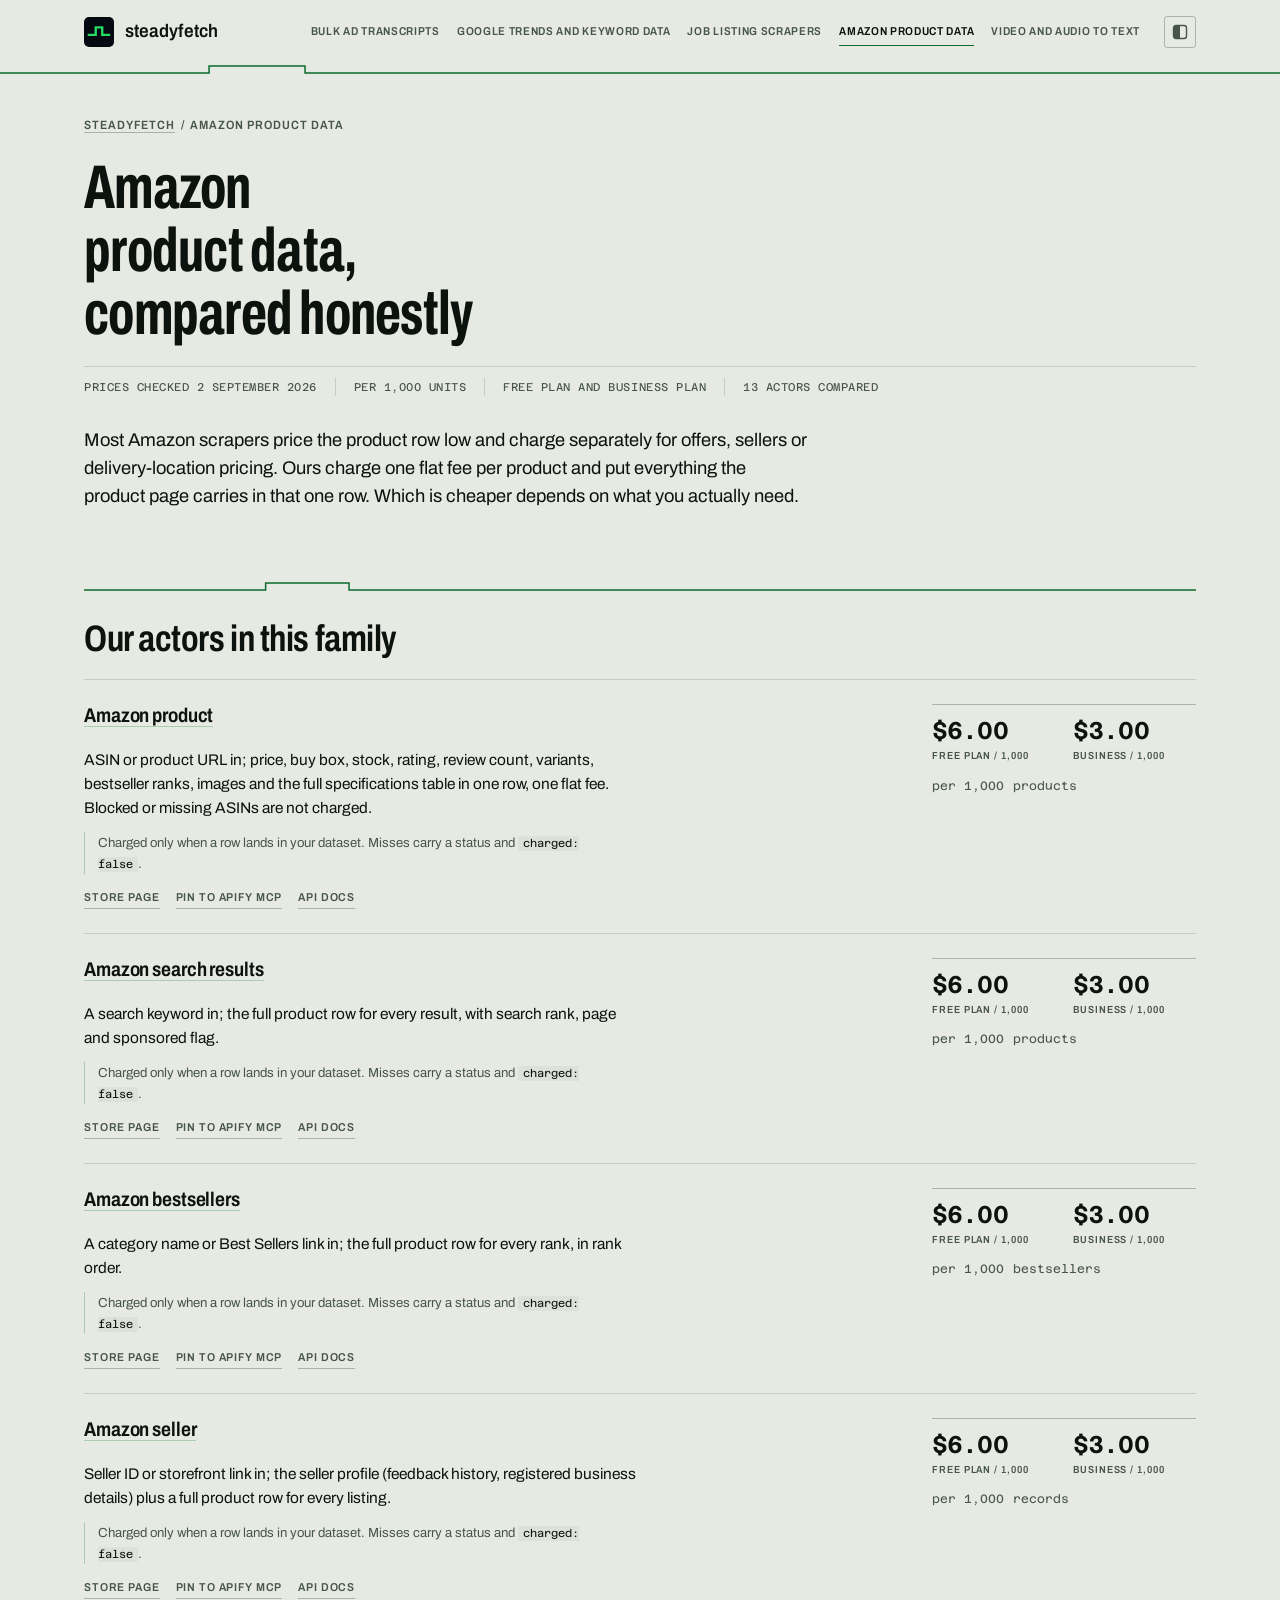
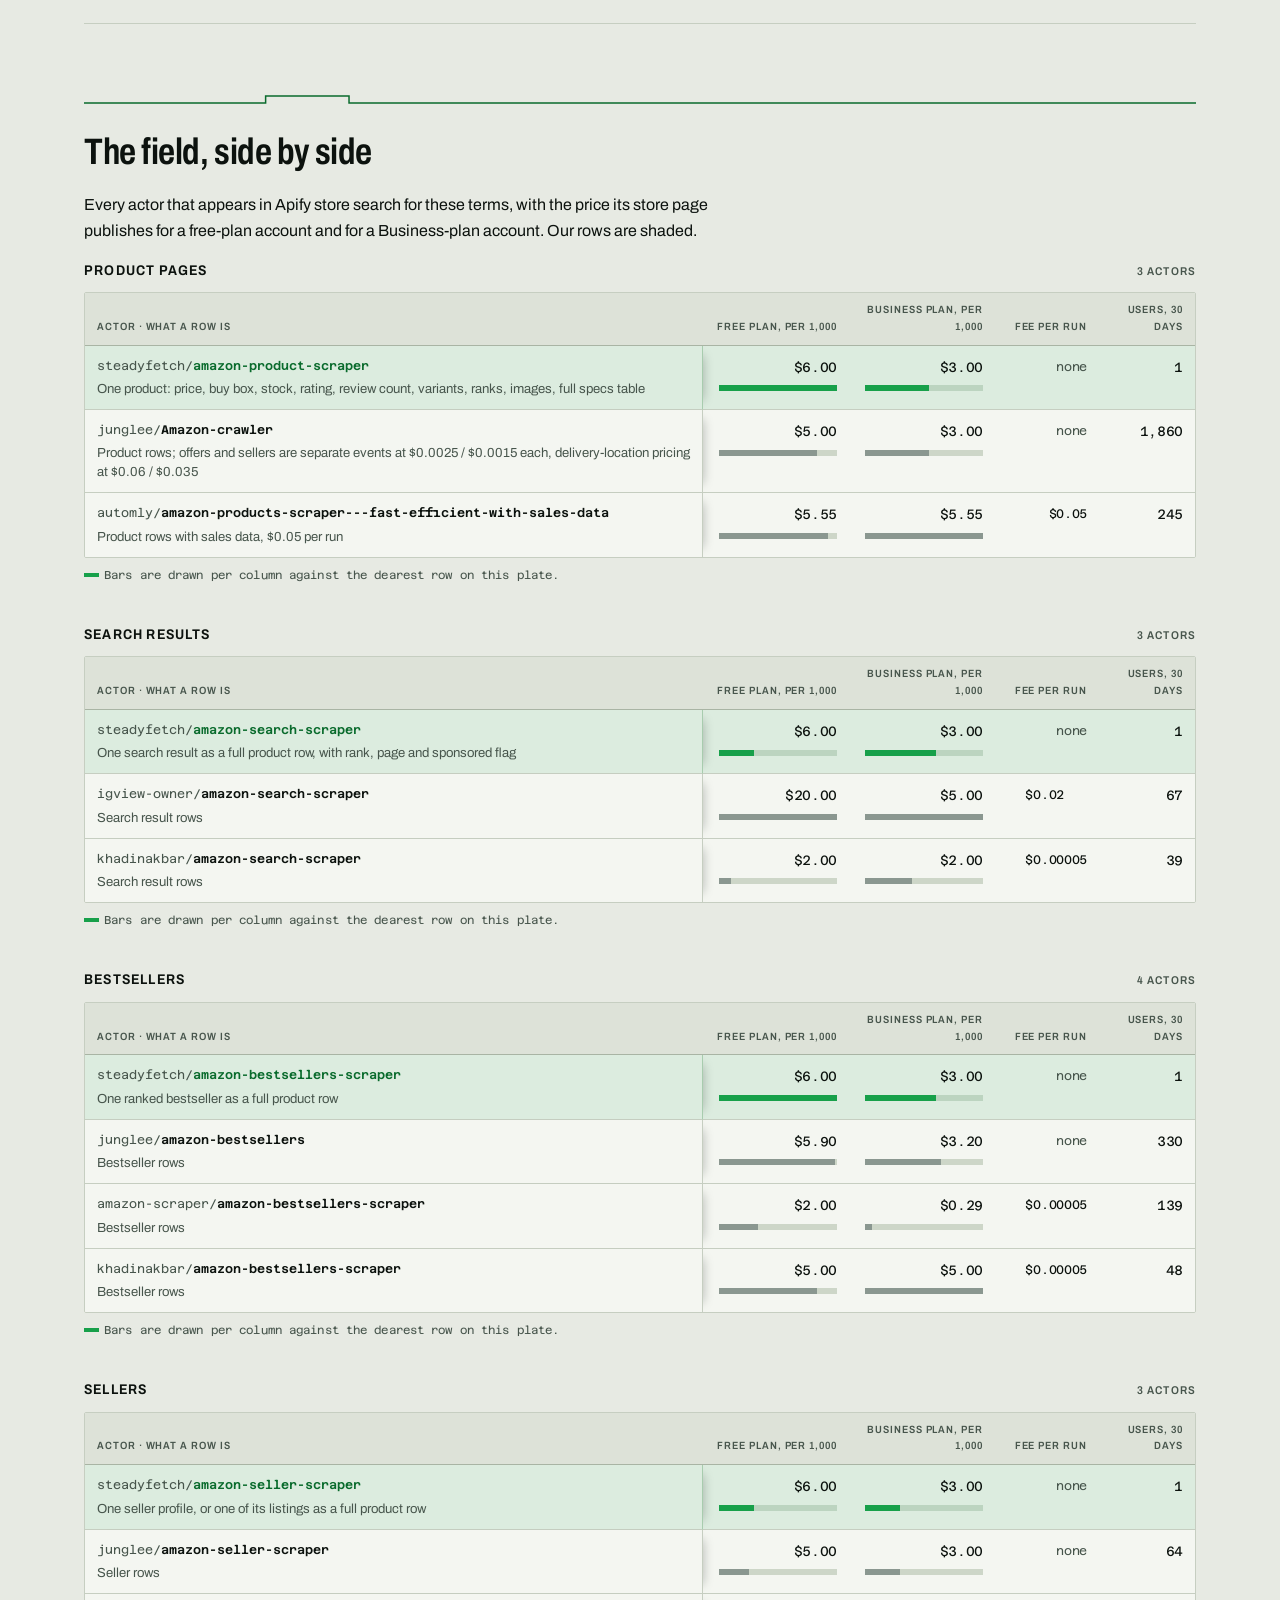
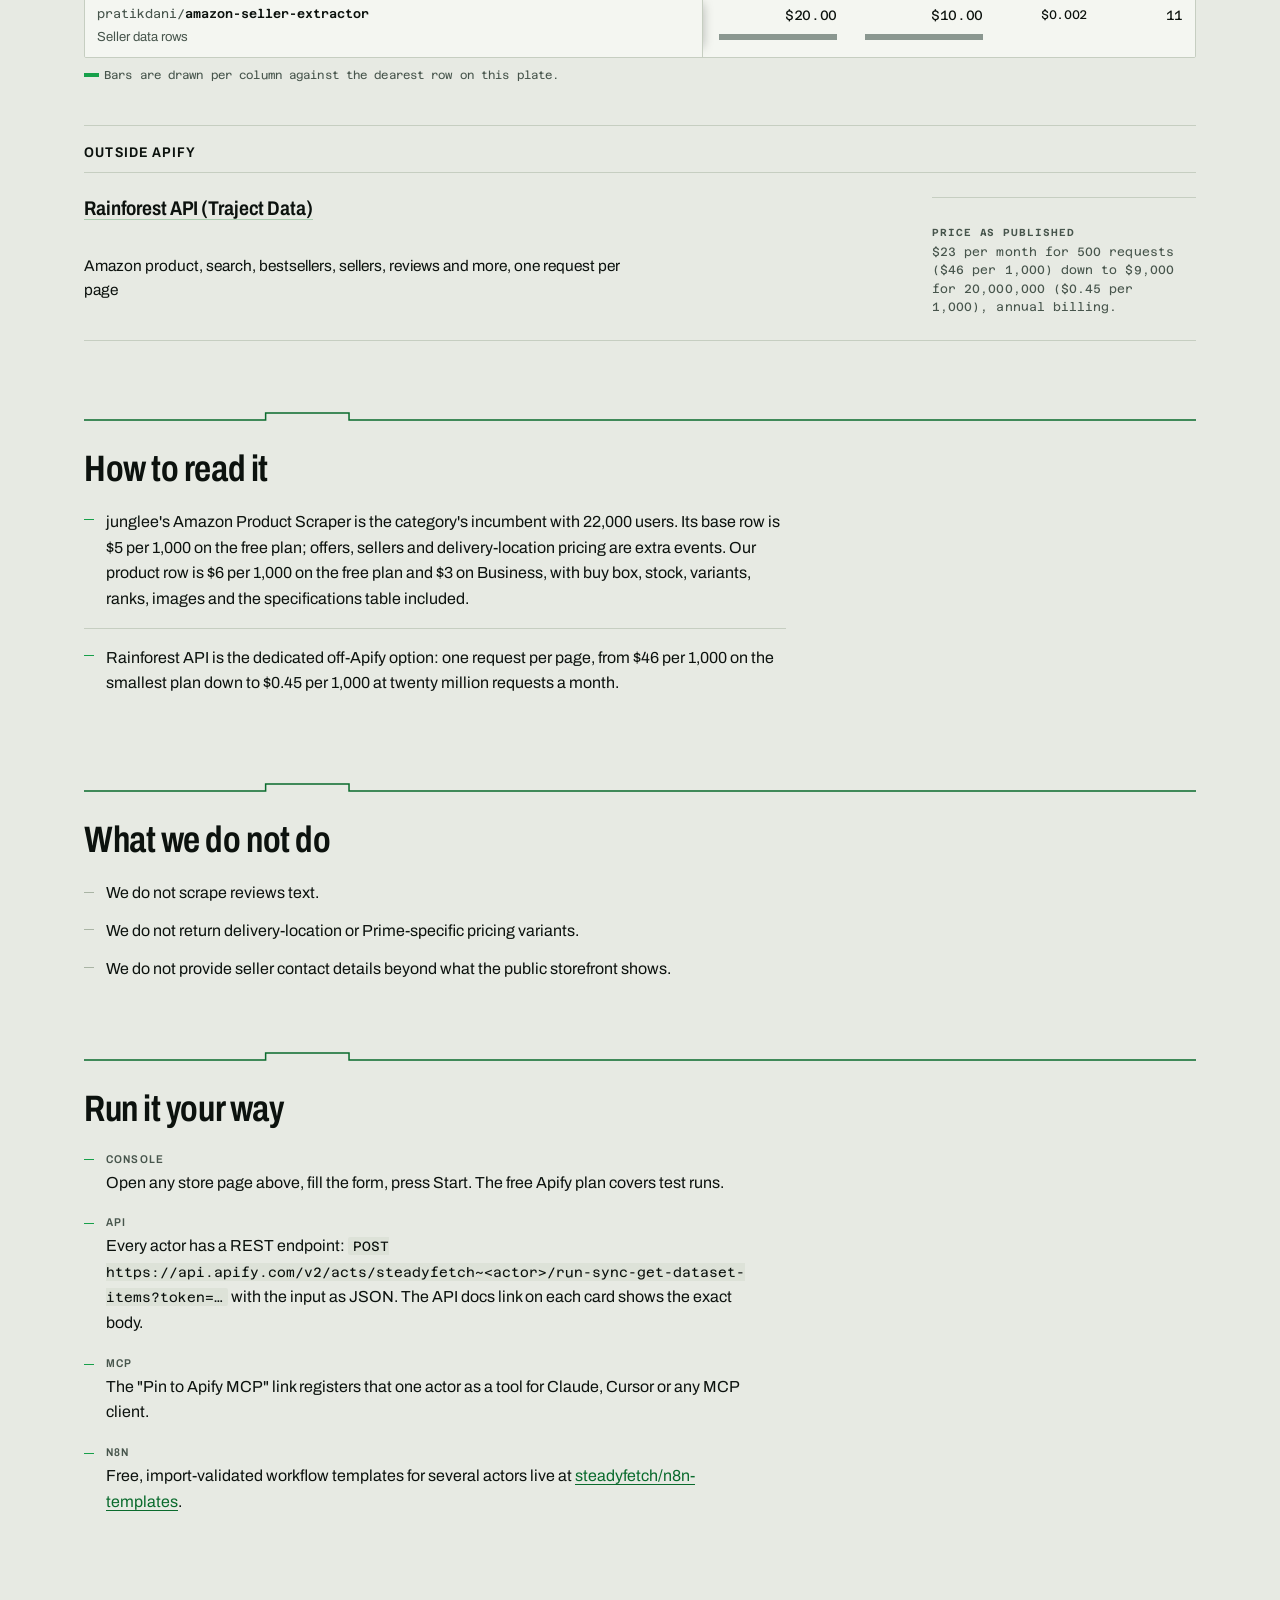
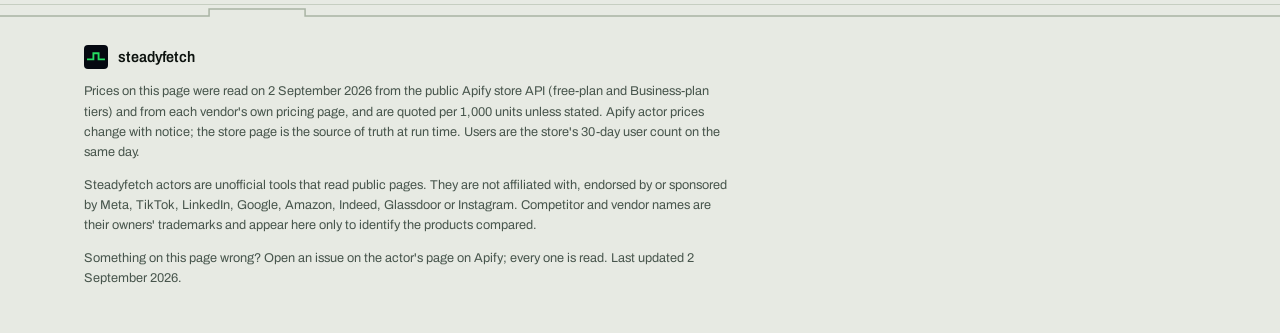
<file: amazon/index.html>
<!doctype html>
<html lang="en">
<head>
<meta charset="utf-8">
<meta name="viewport" content="width=device-width, initial-scale=1">
<title>Amazon product, search, bestseller and seller scrapers compared</title>
<meta name="description" content="Amazon scrapers on Apify and the Rainforest API compared on what one product row contains and what a thousand products cost, including add-on events. Prices checked 2 September 2026.">
<link rel="canonical" href="https://steadyfetch.com/amazon/">
<meta property="og:title" content="Amazon product, search, bestseller and seller scrapers compared">
<meta property="og:description" content="Amazon scrapers on Apify and the Rainforest API compared on what one product row contains and what a thousand products cost, including add-on events. Prices checked 2 September 2026.">
<meta property="og:url" content="https://steadyfetch.com/amazon/">
<meta property="og:type" content="article">
<meta property="og:image" content="https://steadyfetch.com/brand/og.png">
<meta property="og:image:width" content="1200">
<meta property="og:image:height" content="630">
<meta property="og:site_name" content="Steadyfetch">
<meta name="twitter:card" content="summary_large_image">
<meta name="robots" content="index,follow">
<meta name="theme-color" content="#e7eae3" media="(prefers-color-scheme: light)">
<meta name="theme-color" content="#050911" media="(prefers-color-scheme: dark)">
<link rel="icon" href="/brand/favicon.ico" sizes="32x32">
<link rel="icon" href="/brand/icon.svg" type="image/svg+xml">
<link rel="apple-touch-icon" href="/brand/apple-touch-icon.png">
<script>try{var t=localStorage.getItem("sf-theme");if(t==="dark"||t==="light")document.documentElement.setAttribute("data-theme",t)}catch(e){}</script>
<link rel="preload" href="/brand/fonts/archivo-var.woff2" as="font" type="font/woff2" crossorigin>
<link rel="preload" href="/brand/fonts/azeret-var.woff2" as="font" type="font/woff2" crossorigin>
<link rel="stylesheet" href="/style.css">
<script type="application/ld+json">{"@context":"https://schema.org","@type":"WebPage","name":"Amazon product, search, bestseller and seller scrapers compared","description":"Amazon scrapers on Apify and the Rainforest API compared on what one product row contains and what a thousand products cost, including add-on events. Prices checked 2 September 2026.","url":"https://steadyfetch.com/amazon/","dateModified":"2026-09-02","isPartOf":{"@type":"WebSite","name":"Steadyfetch","url":"https://steadyfetch.com"},"about":[{"@type":"SoftwareApplication","name":"Amazon product","url":"https://apify.com/steadyfetch/amazon-product-scraper","applicationCategory":"DeveloperApplication","offers":{"@type":"Offer","price":0.006,"priceCurrency":"USD","description":"per product, free plan"}},{"@type":"SoftwareApplication","name":"Amazon search results","url":"https://apify.com/steadyfetch/amazon-search-scraper","applicationCategory":"DeveloperApplication","offers":{"@type":"Offer","price":0.006,"priceCurrency":"USD","description":"per product, free plan"}},{"@type":"SoftwareApplication","name":"Amazon bestsellers","url":"https://apify.com/steadyfetch/amazon-bestsellers-scraper","applicationCategory":"DeveloperApplication","offers":{"@type":"Offer","price":0.006,"priceCurrency":"USD","description":"per bestseller, free plan"}},{"@type":"SoftwareApplication","name":"Amazon seller","url":"https://apify.com/steadyfetch/amazon-seller-scraper","applicationCategory":"DeveloperApplication","offers":{"@type":"Offer","price":0.006,"priceCurrency":"USD","description":"per record, free plan"}}]}</script>
</head>
<body>
<!--
THESIS: a comparative plate, not a vendor comparison page: every actor in a family laid out as a
specimen at one shared scale, its price bar drawn even where ours is the longest. Refuses the
tick-and-cross "us vs them" table the category ships.
OWN-WORLD: the plate ground runs edge to edge (herbarium stock in light, the brand's own #050911
in dark); one ink, one accent (steadyfetch green), hairline rules, ledger rows rather than cards —
the only framed objects on a page are the plates. Archivo condensed for titles, Azeret Mono for
every measured figure and every actor binomial, set at focal scale.
STORY: the visitor sees the field measured on one scale, finds the row that beats us, reads why,
and goes to a store page to run an actor.
FIRST VIEWPORT: plate title, the collection stamp (what was read, from where, when), the lead,
then the proof — two Indeed specimens at identical scale where the competitor wins 60 to 1.
FORM: candidate 4 of the grounded list (comparative field-guide plate); seed key 0838385b.
FINISH: unreviewed and undocumented is unfinished; this build ends with the finish review, the verdict, DESIGN.md, and every shipping raster carrying its provenance
-->
<a class="skip" href="#main">Skip to content</a>
<header class="top">
<div class="top-in">
<a class="lockup" href="/"><span class="plate-chip"><svg viewBox="0 0 512 512" width="100%" height="100%" aria-hidden="true" focusable="false"><path d="M64 306H200V177H311V306H447" fill="none" stroke="#26DC62" stroke-width="40"/></svg></span><span class="name">steadyfetch</span></a>
<nav aria-label="Comparison pages"><a href="/ad-transcripts/">Bulk ad transcripts</a><a href="/trends-keywords/">Google Trends and keyword data</a><a href="/jobs/">Job listing scrapers</a><a href="/amazon/" aria-current="page">Amazon product data</a><a href="/youtube-media/">Video and audio to text</a></nav>
<button class="theme" type="button" id="theme" aria-label="Switch colour theme"><svg viewBox="0 0 16 16" aria-hidden="true" focusable="false"><rect x="1.5" y="1.5" width="13" height="13" rx="2.5" fill="none" stroke="currentColor" stroke-width="1.4"/><path d="M8 1.5H4A2.5 2.5 0 0 0 1.5 4v8A2.5 2.5 0 0 0 4 14.5h4z" fill="currentColor"/></svg></button>
</div>
<svg class="pulse pulse--lead" viewBox="0 0 1200 14" preserveAspectRatio="none" aria-hidden="true" focusable="false"><path d="M0 11H196V4H286V11H1200"/></svg>
</header>
<main id="main">
<p class="crumbs"><a href="/">Steadyfetch</a><span class="sep">/</span>Amazon product data</p>
<h1>Amazon product data, compared honestly</h1>
<p class="stamp"><span>Prices checked 2 September 2026</span><span>Per 1,000 units</span><span>Free plan and Business plan</span><span>13 actors compared</span></p>
<p class="lead">Most Amazon scrapers price the product row low and charge separately for offers, sellers or delivery-location pricing. Ours charge one flat fee per product and put everything the product page carries in that one row. Which is cheaper depends on what you actually need.</p>

<section class="section"><svg class="pulse" viewBox="0 0 1200 14" preserveAspectRatio="none" aria-hidden="true" focusable="false"><path d="M0 11H196V4H286V11H1200"/></svg>
<h2>Our actors in this family</h2>
<div class="ledger"><article class="act" id="amazon-product-scraper">
<h3><a href="https://apify.com/steadyfetch/amazon-product-scraper">Amazon product</a></h3>
<div class="meter">
<div><b>$6.00</b><span class="label">Free plan / 1,000</span></div>
<div><b>$3.00</b><span class="label">Business / 1,000</span></div>
<p class="unitline">per 1,000 products</p>
</div>
<div class="act-main">
<p class="returns">ASIN or product URL in; price, buy box, stock, rating, review count, variants, bestseller ranks, images and the full specifications table in one row, one flat fee. Blocked or missing ASINs are not charged.</p>
<p class="law">Charged only when a row lands in your dataset. Misses carry a status and <code>charged: false</code>.</p>
<p class="links"><a href="https://apify.com/steadyfetch/amazon-product-scraper">Store page</a> <a href="https://mcp.apify.com?tools=steadyfetch/amazon-product-scraper">Pin to Apify MCP</a> <a href="https://apify.com/steadyfetch/amazon-product-scraper/api">API docs</a></p>
</div>
</article>
<article class="act" id="amazon-search-scraper">
<h3><a href="https://apify.com/steadyfetch/amazon-search-scraper">Amazon search results</a></h3>
<div class="meter">
<div><b>$6.00</b><span class="label">Free plan / 1,000</span></div>
<div><b>$3.00</b><span class="label">Business / 1,000</span></div>
<p class="unitline">per 1,000 products</p>
</div>
<div class="act-main">
<p class="returns">A search keyword in; the full product row for every result, with search rank, page and sponsored flag.</p>
<p class="law">Charged only when a row lands in your dataset. Misses carry a status and <code>charged: false</code>.</p>
<p class="links"><a href="https://apify.com/steadyfetch/amazon-search-scraper">Store page</a> <a href="https://mcp.apify.com?tools=steadyfetch/amazon-search-scraper">Pin to Apify MCP</a> <a href="https://apify.com/steadyfetch/amazon-search-scraper/api">API docs</a></p>
</div>
</article>
<article class="act" id="amazon-bestsellers-scraper">
<h3><a href="https://apify.com/steadyfetch/amazon-bestsellers-scraper">Amazon bestsellers</a></h3>
<div class="meter">
<div><b>$6.00</b><span class="label">Free plan / 1,000</span></div>
<div><b>$3.00</b><span class="label">Business / 1,000</span></div>
<p class="unitline">per 1,000 bestsellers</p>
</div>
<div class="act-main">
<p class="returns">A category name or Best Sellers link in; the full product row for every rank, in rank order.</p>
<p class="law">Charged only when a row lands in your dataset. Misses carry a status and <code>charged: false</code>.</p>
<p class="links"><a href="https://apify.com/steadyfetch/amazon-bestsellers-scraper">Store page</a> <a href="https://mcp.apify.com?tools=steadyfetch/amazon-bestsellers-scraper">Pin to Apify MCP</a> <a href="https://apify.com/steadyfetch/amazon-bestsellers-scraper/api">API docs</a></p>
</div>
</article>
<article class="act" id="amazon-seller-scraper">
<h3><a href="https://apify.com/steadyfetch/amazon-seller-scraper">Amazon seller</a></h3>
<div class="meter">
<div><b>$6.00</b><span class="label">Free plan / 1,000</span></div>
<div><b>$3.00</b><span class="label">Business / 1,000</span></div>
<p class="unitline">per 1,000 records</p>
</div>
<div class="act-main">
<p class="returns">Seller ID or storefront link in; the seller profile (feedback history, registered business details) plus a full product row for every listing.</p>
<p class="law">Charged only when a row lands in your dataset. Misses carry a status and <code>charged: false</code>.</p>
<p class="links"><a href="https://apify.com/steadyfetch/amazon-seller-scraper">Store page</a> <a href="https://mcp.apify.com?tools=steadyfetch/amazon-seller-scraper">Pin to Apify MCP</a> <a href="https://apify.com/steadyfetch/amazon-seller-scraper/api">API docs</a></p>
</div>
</article></div>
</section>

<section class="section"><svg class="pulse" viewBox="0 0 1200 14" preserveAspectRatio="none" aria-hidden="true" focusable="false"><path d="M0 11H196V4H286V11H1200"/></svg>
<h2>The field, side by side</h2>
<p>Every actor that appears in Apify store search for these terms, with the price its store page publishes for a free-plan account and for a Business-plan account. Our rows are shaded.</p>
<section class="plate">
<div class="plate-head"><h3 id="amazon-plate-0">Product pages</h3><span class="label">3 actors</span></div>
<div class="plate-scroll" role="region" tabindex="0" aria-labelledby="amazon-plate-0">
<table>
<colgroup><col class="c-id"><col class="c-n"><col class="c-n"><col class="c-fee"><col class="c-u"></colgroup>
<thead><tr><th scope="col">Actor · what a row is</th><th scope="col" class="num">Free plan, per 1,000</th><th scope="col" class="num">Business plan, per 1,000</th><th scope="col" class="num">Fee per run</th><th scope="col" class="num">Users, 30 days</th></tr></thead>
<tbody><tr class="us">
<th scope="row"><a class="bi" href="https://apify.com/steadyfetch/amazon-product-scraper"><span class="acct">steadyfetch</span><span class="slash">/</span><wbr><span class="slug">amazon-product-scraper</span></a><span class="diag">One product: price, buy box, stock, rating, review count, variants, ranks, images, full specs table</span></th>
<td class="num"><span class="v">$6.00</span><span class="gauge"><span style="--w:100.0%"></span></span></td>
<td class="num"><span class="v">$3.00</span><span class="gauge"><span style="--w:54.1%"></span></span></td>
<td class="num fee"><span class="none">none</span></td>
<td class="num">1</td>
</tr>
<tr>
<th scope="row"><a class="bi" href="https://apify.com/junglee/Amazon-crawler" rel="nofollow"><span class="acct">junglee</span><span class="slash">/</span><wbr><span class="slug">Amazon-crawler</span></a><span class="diag">Product rows; offers and sellers are separate events at $0.0025 / $0.0015 each, delivery-location pricing at $0.06 / $0.035</span></th>
<td class="num"><span class="v">$5.00</span><span class="gauge"><span style="--w:83.3%"></span></span></td>
<td class="num"><span class="v">$3.00</span><span class="gauge"><span style="--w:54.1%"></span></span></td>
<td class="num fee"><span class="none">none</span></td>
<td class="num">1,860</td>
</tr>
<tr>
<th scope="row"><a class="bi" href="https://apify.com/automly/amazon-products-scraper---fast-efficient-with-sales-data" rel="nofollow"><span class="acct">automly</span><span class="slash">/</span><wbr><span class="slug">amazon-products-scraper---fast-efficient-with-sales-data</span></a><span class="diag">Product rows with sales data, $0.05 per run</span></th>
<td class="num"><span class="v">$5.55</span><span class="gauge"><span style="--w:92.5%"></span></span></td>
<td class="num"><span class="v">$5.55</span><span class="gauge"><span style="--w:100.0%"></span></span></td>
<td class="num fee">$0.05</td>
<td class="num">245</td>
</tr></tbody>
</table>
</div>
<p class="scale-note"><span class="swatch"></span>Bars are drawn per column against the dearest row on this plate.</p>
</section>
<section class="plate">
<div class="plate-head"><h3 id="amazon-plate-1">Search results</h3><span class="label">3 actors</span></div>
<div class="plate-scroll" role="region" tabindex="0" aria-labelledby="amazon-plate-1">
<table>
<colgroup><col class="c-id"><col class="c-n"><col class="c-n"><col class="c-fee"><col class="c-u"></colgroup>
<thead><tr><th scope="col">Actor · what a row is</th><th scope="col" class="num">Free plan, per 1,000</th><th scope="col" class="num">Business plan, per 1,000</th><th scope="col" class="num">Fee per run</th><th scope="col" class="num">Users, 30 days</th></tr></thead>
<tbody><tr class="us">
<th scope="row"><a class="bi" href="https://apify.com/steadyfetch/amazon-search-scraper"><span class="acct">steadyfetch</span><span class="slash">/</span><wbr><span class="slug">amazon-search-scraper</span></a><span class="diag">One search result as a full product row, with rank, page and sponsored flag</span></th>
<td class="num"><span class="v">$6.00</span><span class="gauge"><span style="--w:30.0%"></span></span></td>
<td class="num"><span class="v">$3.00</span><span class="gauge"><span style="--w:60.0%"></span></span></td>
<td class="num fee"><span class="none">none</span></td>
<td class="num">1</td>
</tr>
<tr>
<th scope="row"><a class="bi" href="https://apify.com/igview-owner/amazon-search-scraper" rel="nofollow"><span class="acct">igview-owner</span><span class="slash">/</span><wbr><span class="slug">amazon-search-scraper</span></a><span class="diag">Search result rows</span></th>
<td class="num"><span class="v">$20.00</span><span class="gauge"><span style="--w:100.0%"></span></span></td>
<td class="num"><span class="v">$5.00</span><span class="gauge"><span style="--w:100.0%"></span></span></td>
<td class="num fee">$0.02   </td>
<td class="num">67</td>
</tr>
<tr>
<th scope="row"><a class="bi" href="https://apify.com/khadinakbar/amazon-search-scraper" rel="nofollow"><span class="acct">khadinakbar</span><span class="slash">/</span><wbr><span class="slug">amazon-search-scraper</span></a><span class="diag">Search result rows</span></th>
<td class="num"><span class="v">$2.00</span><span class="gauge"><span style="--w:10.0%"></span></span></td>
<td class="num"><span class="v">$2.00</span><span class="gauge"><span style="--w:40.0%"></span></span></td>
<td class="num fee">$0.00005</td>
<td class="num">39</td>
</tr></tbody>
</table>
</div>
<p class="scale-note"><span class="swatch"></span>Bars are drawn per column against the dearest row on this plate.</p>
</section>
<section class="plate">
<div class="plate-head"><h3 id="amazon-plate-2">Bestsellers</h3><span class="label">4 actors</span></div>
<div class="plate-scroll" role="region" tabindex="0" aria-labelledby="amazon-plate-2">
<table>
<colgroup><col class="c-id"><col class="c-n"><col class="c-n"><col class="c-fee"><col class="c-u"></colgroup>
<thead><tr><th scope="col">Actor · what a row is</th><th scope="col" class="num">Free plan, per 1,000</th><th scope="col" class="num">Business plan, per 1,000</th><th scope="col" class="num">Fee per run</th><th scope="col" class="num">Users, 30 days</th></tr></thead>
<tbody><tr class="us">
<th scope="row"><a class="bi" href="https://apify.com/steadyfetch/amazon-bestsellers-scraper"><span class="acct">steadyfetch</span><span class="slash">/</span><wbr><span class="slug">amazon-bestsellers-scraper</span></a><span class="diag">One ranked bestseller as a full product row</span></th>
<td class="num"><span class="v">$6.00</span><span class="gauge"><span style="--w:100.0%"></span></span></td>
<td class="num"><span class="v">$3.00</span><span class="gauge"><span style="--w:60.0%"></span></span></td>
<td class="num fee"><span class="none">none</span></td>
<td class="num">1</td>
</tr>
<tr>
<th scope="row"><a class="bi" href="https://apify.com/junglee/amazon-bestsellers" rel="nofollow"><span class="acct">junglee</span><span class="slash">/</span><wbr><span class="slug">amazon-bestsellers</span></a><span class="diag">Bestseller rows</span></th>
<td class="num"><span class="v">$5.90</span><span class="gauge"><span style="--w:98.3%"></span></span></td>
<td class="num"><span class="v">$3.20</span><span class="gauge"><span style="--w:64.0%"></span></span></td>
<td class="num fee"><span class="none">none</span></td>
<td class="num">330</td>
</tr>
<tr>
<th scope="row"><a class="bi" href="https://apify.com/amazon-scraper/amazon-bestsellers-scraper" rel="nofollow"><span class="acct">amazon-scraper</span><span class="slash">/</span><wbr><span class="slug">amazon-bestsellers-scraper</span></a><span class="diag">Bestseller rows</span></th>
<td class="num"><span class="v">$2.00</span><span class="gauge"><span style="--w:33.3%"></span></span></td>
<td class="num"><span class="v">$0.29</span><span class="gauge"><span style="--w:5.8%"></span></span></td>
<td class="num fee">$0.00005</td>
<td class="num">139</td>
</tr>
<tr>
<th scope="row"><a class="bi" href="https://apify.com/khadinakbar/amazon-bestsellers-scraper" rel="nofollow"><span class="acct">khadinakbar</span><span class="slash">/</span><wbr><span class="slug">amazon-bestsellers-scraper</span></a><span class="diag">Bestseller rows</span></th>
<td class="num"><span class="v">$5.00</span><span class="gauge"><span style="--w:83.3%"></span></span></td>
<td class="num"><span class="v">$5.00</span><span class="gauge"><span style="--w:100.0%"></span></span></td>
<td class="num fee">$0.00005</td>
<td class="num">48</td>
</tr></tbody>
</table>
</div>
<p class="scale-note"><span class="swatch"></span>Bars are drawn per column against the dearest row on this plate.</p>
</section>
<section class="plate">
<div class="plate-head"><h3 id="amazon-plate-3">Sellers</h3><span class="label">3 actors</span></div>
<div class="plate-scroll" role="region" tabindex="0" aria-labelledby="amazon-plate-3">
<table>
<colgroup><col class="c-id"><col class="c-n"><col class="c-n"><col class="c-fee"><col class="c-u"></colgroup>
<thead><tr><th scope="col">Actor · what a row is</th><th scope="col" class="num">Free plan, per 1,000</th><th scope="col" class="num">Business plan, per 1,000</th><th scope="col" class="num">Fee per run</th><th scope="col" class="num">Users, 30 days</th></tr></thead>
<tbody><tr class="us">
<th scope="row"><a class="bi" href="https://apify.com/steadyfetch/amazon-seller-scraper"><span class="acct">steadyfetch</span><span class="slash">/</span><wbr><span class="slug">amazon-seller-scraper</span></a><span class="diag">One seller profile, or one of its listings as a full product row</span></th>
<td class="num"><span class="v">$6.00</span><span class="gauge"><span style="--w:30.0%"></span></span></td>
<td class="num"><span class="v">$3.00</span><span class="gauge"><span style="--w:30.0%"></span></span></td>
<td class="num fee"><span class="none">none</span></td>
<td class="num">1</td>
</tr>
<tr>
<th scope="row"><a class="bi" href="https://apify.com/junglee/amazon-seller-scraper" rel="nofollow"><span class="acct">junglee</span><span class="slash">/</span><wbr><span class="slug">amazon-seller-scraper</span></a><span class="diag">Seller rows</span></th>
<td class="num"><span class="v">$5.00</span><span class="gauge"><span style="--w:25.0%"></span></span></td>
<td class="num"><span class="v">$3.00</span><span class="gauge"><span style="--w:30.0%"></span></span></td>
<td class="num fee"><span class="none">none</span></td>
<td class="num">64</td>
</tr>
<tr>
<th scope="row"><a class="bi" href="https://apify.com/pratikdani/amazon-seller-extractor" rel="nofollow"><span class="acct">pratikdani</span><span class="slash">/</span><wbr><span class="slug">amazon-seller-extractor</span></a><span class="diag">Seller data rows</span></th>
<td class="num"><span class="v">$20.00</span><span class="gauge"><span style="--w:100.0%"></span></span></td>
<td class="num"><span class="v">$10.00</span><span class="gauge"><span style="--w:100.0%"></span></span></td>
<td class="num fee">$0.002</td>
<td class="num">11</td>
</tr></tbody>
</table>
</div>
<p class="scale-note"><span class="swatch"></span>Bars are drawn per column against the dearest row on this plate.</p>
</section>
<h3 class="outside">Outside Apify</h3>
<div class="ledger"><article class="act vendor">
<h3><a href="https://trajectdata.com/pricing/rainforest-api" rel="nofollow">Rainforest API (Traject Data)</a></h3>
<div class="meter"><p class="unitline"><span class="label">Price as published</span>$23 per month for 500 requests ($46 per 1,000) down to $9,000 for 20,000,000 ($0.45 per 1,000), annual billing.</p></div>
<div class="act-main"><p class="returns">Amazon product, search, bestsellers, sellers, reviews and more, one request per page</p></div>
</article></div>
</section>

<section class="section"><svg class="pulse" viewBox="0 0 1200 14" preserveAspectRatio="none" aria-hidden="true" focusable="false"><path d="M0 11H196V4H286V11H1200"/></svg>
<h2>How to read it</h2>
<div class="key"><p>junglee's Amazon Product Scraper is the category's incumbent with 22,000 users. Its base row is $5 per 1,000 on the free plan; offers, sellers and delivery-location pricing are extra events. Our product row is $6 per 1,000 on the free plan and $3 on Business, with buy box, stock, variants, ranks, images and the specifications table included.</p>
<p>Rainforest API is the dedicated off-Apify option: one request per page, from $46 per 1,000 on the smallest plan down to $0.45 per 1,000 at twenty million requests a month.</p></div>
</section>

<section class="section"><svg class="pulse" viewBox="0 0 1200 14" preserveAspectRatio="none" aria-hidden="true" focusable="false"><path d="M0 11H196V4H286V11H1200"/></svg>
<h2>What we do not do</h2>
<ul class="list"><li>We do not scrape reviews text.</li><li>We do not return delivery-location or Prime-specific pricing variants.</li><li>We do not provide seller contact details beyond what the public storefront shows.</li></ul>
</section>

<section class="section"><svg class="pulse" viewBox="0 0 1200 14" preserveAspectRatio="none" aria-hidden="true" focusable="false"><path d="M0 11H196V4H286V11H1200"/></svg>
<h2>Run it your way</h2>
<ul class="list ways">
<li><b>Console</b>Open any store page above, fill the form, press Start. The free Apify plan covers test runs.</li>
<li><b>API</b>Every actor has a REST endpoint: <code>POST https://api.apify.com/v2/acts/steadyfetch~&lt;actor&gt;/run-sync-get-dataset-items?token=…</code> with the input as JSON. The API docs link on each card shows the exact body.</li>
<li><b>MCP</b>The "Pin to Apify MCP" link registers that one actor as a tool for Claude, Cursor or any MCP client.</li>
<li><b>n8n</b>Free, import-validated workflow templates for several actors live at <a href="https://github.com/steadyfetch/n8n-templates">steadyfetch/n8n-templates</a>.</li>
</ul>
</section>
</main>
<footer>
<svg class="pulse pulse--faint" viewBox="0 0 1200 14" preserveAspectRatio="none" aria-hidden="true" focusable="false"><path d="M0 11H196V4H286V11H1200"/></svg>
<div class="foot-in">
<p class="foot-mark"><span class="plate-chip"><svg viewBox="0 0 512 512" width="100%" height="100%" aria-hidden="true" focusable="false"><path d="M64 306H200V177H311V306H447" fill="none" stroke="#26DC62" stroke-width="40"/></svg></span><span class="name">steadyfetch</span></p>
<p>Prices on this page were read on 2 September 2026 from the public Apify store API (free-plan and Business-plan tiers) and from each vendor's own pricing page, and are quoted per 1,000 units unless stated. Apify actor prices change with notice; the store page is the source of truth at run time. Users are the store's 30-day user count on the same day.</p>
<p>Steadyfetch actors are unofficial tools that read public pages. They are not affiliated with, endorsed by or sponsored by Meta, TikTok, LinkedIn, Google, Amazon, Indeed, Glassdoor or Instagram. Competitor and vendor names are their owners' trademarks and appear here only to identify the products compared.</p>
<p>Something on this page wrong? Open an issue on the actor's page on Apify; every one is read. Last updated 2 September 2026.</p>
</div>
</footer>
<script>(function(){var b=document.getElementById("theme");if(!b)return;var r=document.documentElement;function lab(){var d=(r.getAttribute("data-theme")||(window.matchMedia&&window.matchMedia("(prefers-color-scheme: dark)").matches?"dark":"light"))==="dark";b.setAttribute("aria-label",d?"Switch to the light plate":"Switch to the dark plate")}lab();b.addEventListener("click",function(){var cur=r.getAttribute("data-theme")||(window.matchMedia&&window.matchMedia("(prefers-color-scheme: dark)").matches?"dark":"light");var next=cur==="dark"?"light":"dark";r.setAttribute("data-theme",next);try{localStorage.setItem("sf-theme",next)}catch(e){}lab()})})();</script>
</body>
</html>
</file>
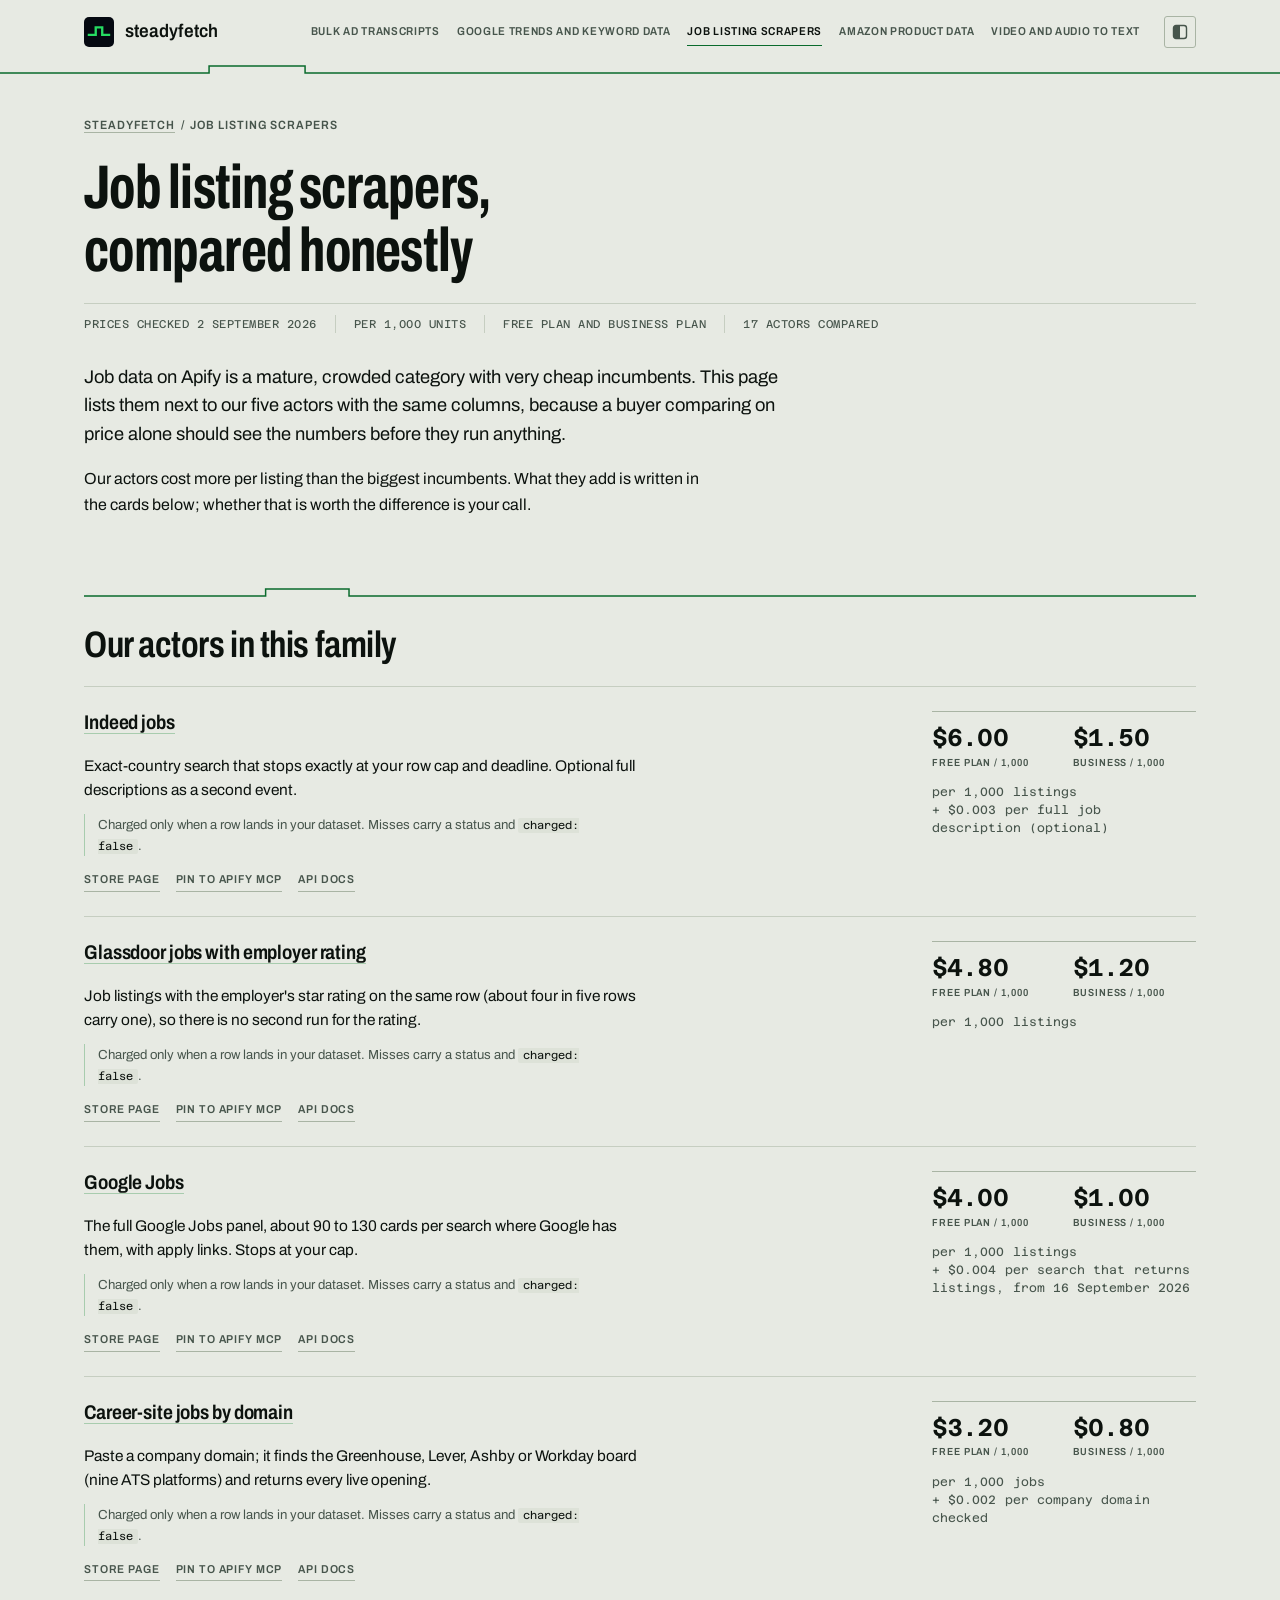
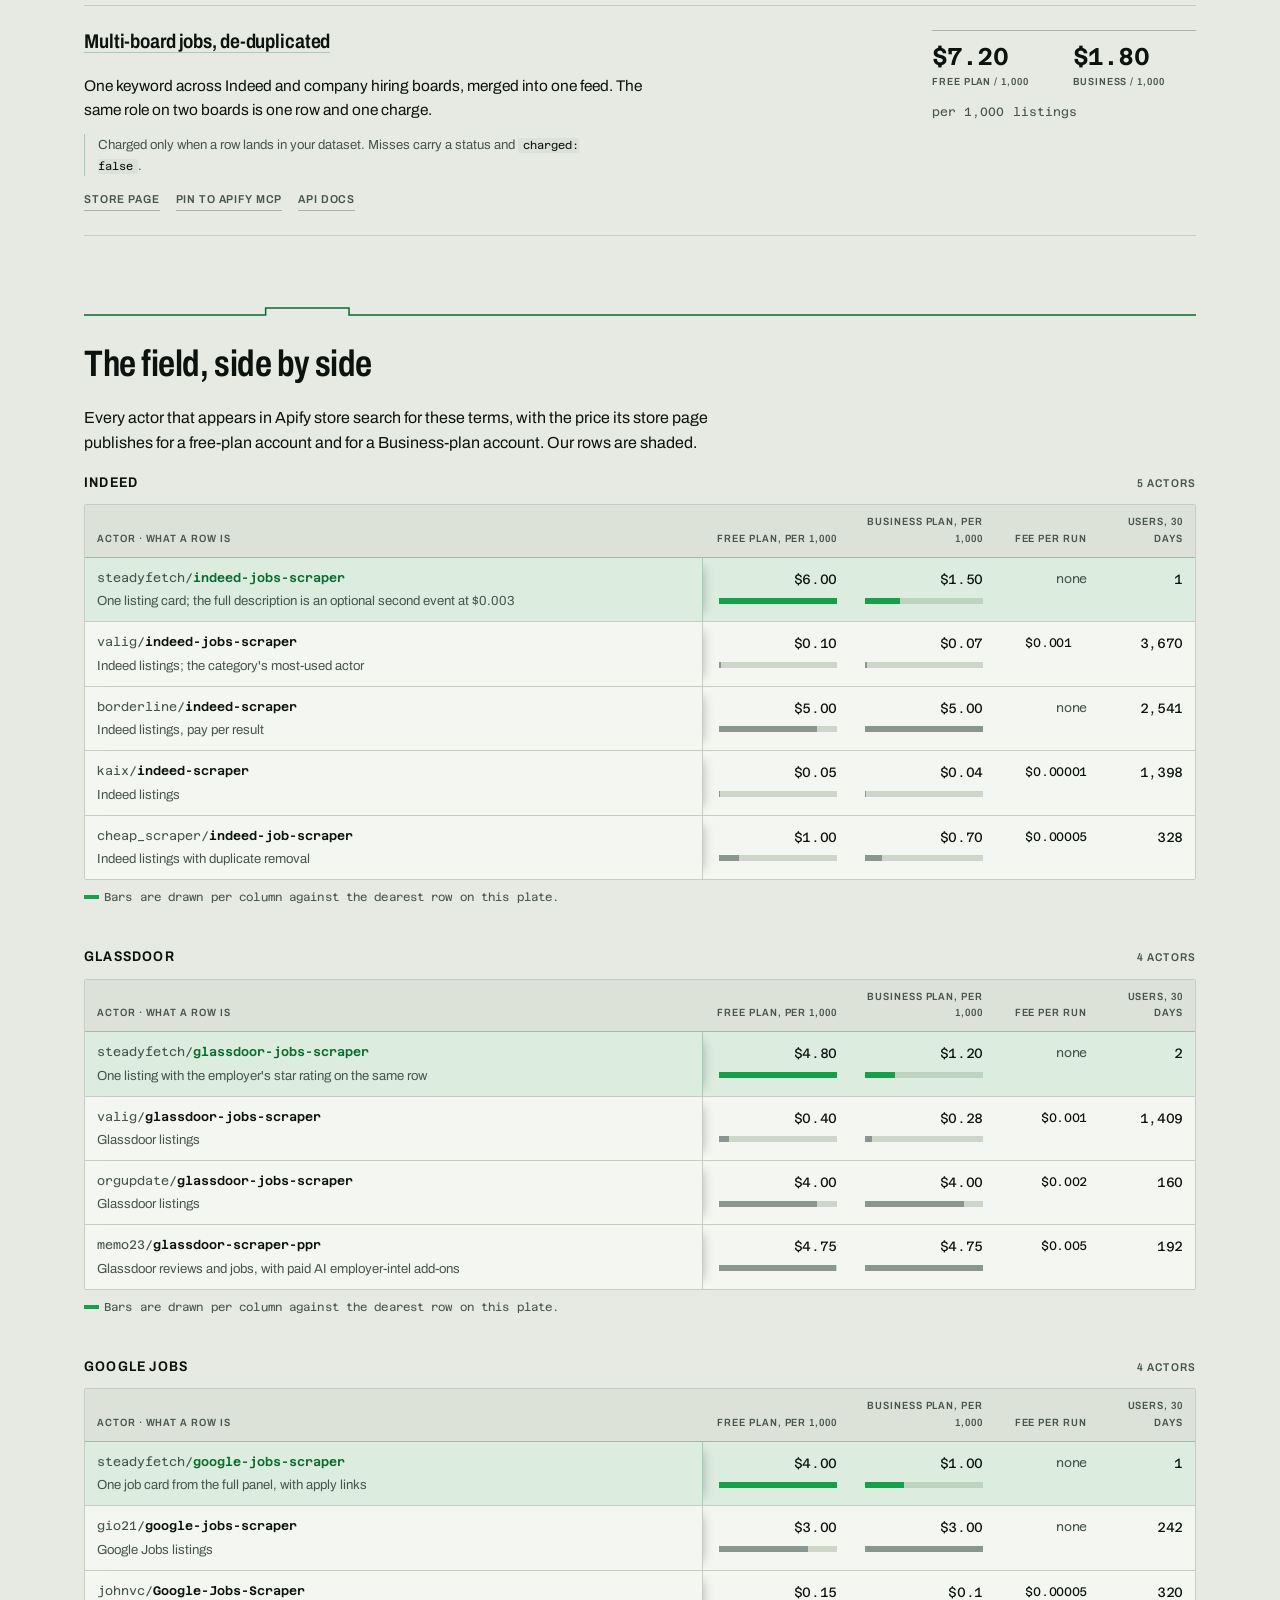
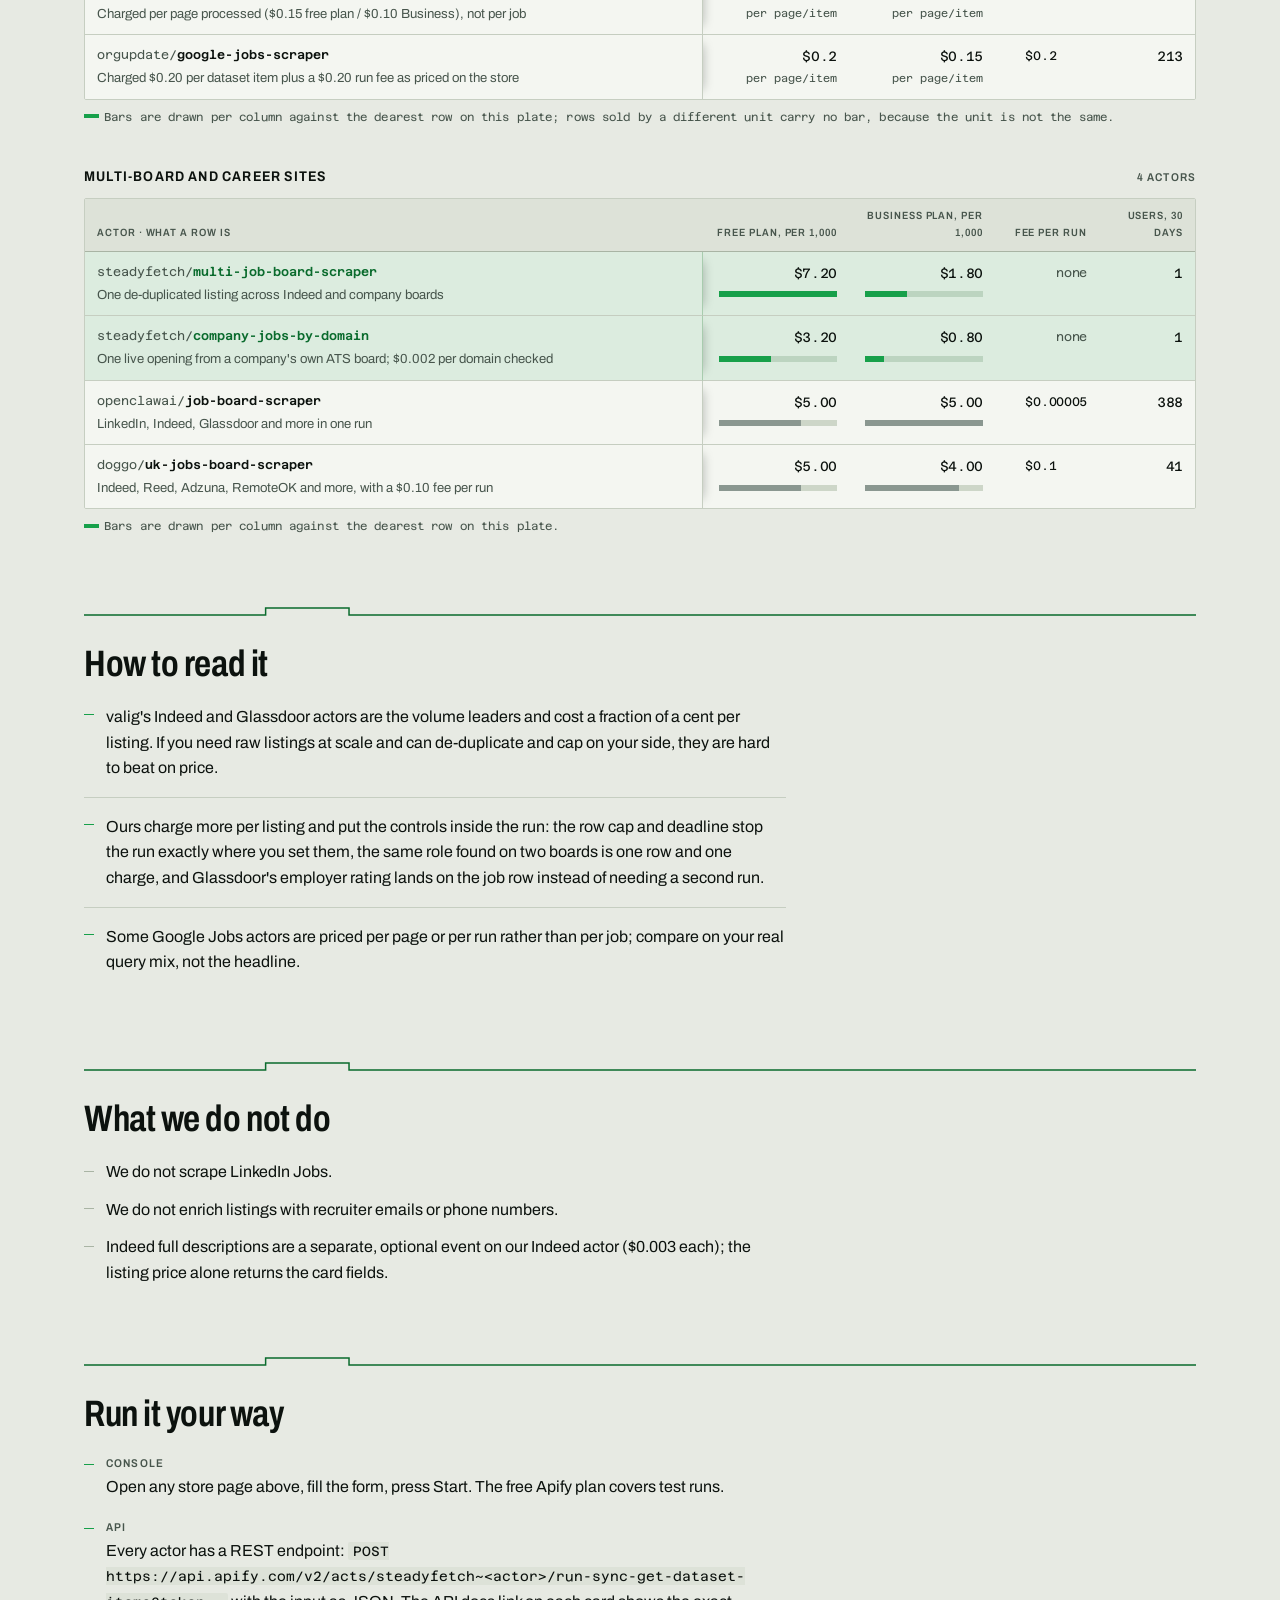
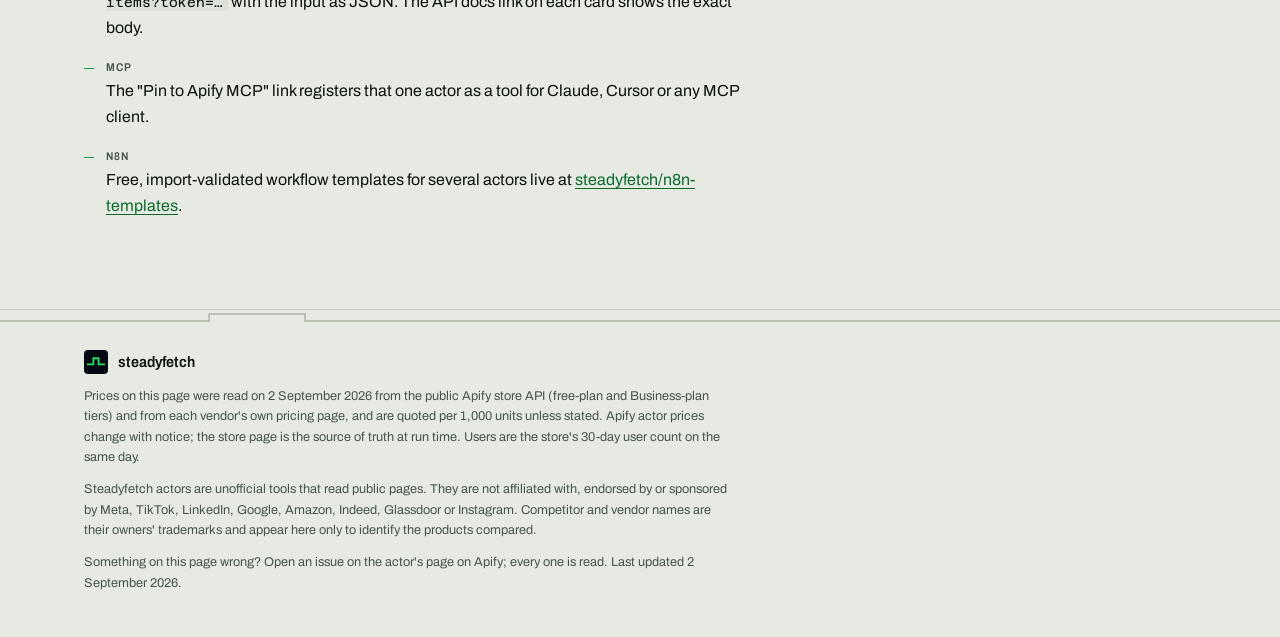
<file: jobs/index.html>
<!doctype html>
<html lang="en">
<head>
<meta charset="utf-8">
<meta name="viewport" content="width=device-width, initial-scale=1">
<title>Indeed, Glassdoor and Google Jobs scrapers compared</title>
<meta name="description" content="Job board scrapers on Apify compared on price per thousand listings, start fees and what each returns, with career-site and multi-board options. Prices checked 2 September 2026.">
<link rel="canonical" href="https://steadyfetch.com/jobs/">
<meta property="og:title" content="Indeed, Glassdoor and Google Jobs scrapers compared">
<meta property="og:description" content="Job board scrapers on Apify compared on price per thousand listings, start fees and what each returns, with career-site and multi-board options. Prices checked 2 September 2026.">
<meta property="og:url" content="https://steadyfetch.com/jobs/">
<meta property="og:type" content="article">
<meta property="og:image" content="https://steadyfetch.com/brand/og.png">
<meta property="og:image:width" content="1200">
<meta property="og:image:height" content="630">
<meta property="og:site_name" content="Steadyfetch">
<meta name="twitter:card" content="summary_large_image">
<meta name="robots" content="index,follow">
<meta name="theme-color" content="#e7eae3" media="(prefers-color-scheme: light)">
<meta name="theme-color" content="#050911" media="(prefers-color-scheme: dark)">
<link rel="icon" href="/brand/favicon.ico" sizes="32x32">
<link rel="icon" href="/brand/icon.svg" type="image/svg+xml">
<link rel="apple-touch-icon" href="/brand/apple-touch-icon.png">
<script>try{var t=localStorage.getItem("sf-theme");if(t==="dark"||t==="light")document.documentElement.setAttribute("data-theme",t)}catch(e){}</script>
<link rel="preload" href="/brand/fonts/archivo-var.woff2" as="font" type="font/woff2" crossorigin>
<link rel="preload" href="/brand/fonts/azeret-var.woff2" as="font" type="font/woff2" crossorigin>
<link rel="stylesheet" href="/style.css">
<script type="application/ld+json">{"@context":"https://schema.org","@type":"WebPage","name":"Indeed, Glassdoor and Google Jobs scrapers compared","description":"Job board scrapers on Apify compared on price per thousand listings, start fees and what each returns, with career-site and multi-board options. Prices checked 2 September 2026.","url":"https://steadyfetch.com/jobs/","dateModified":"2026-09-02","isPartOf":{"@type":"WebSite","name":"Steadyfetch","url":"https://steadyfetch.com"},"about":[{"@type":"SoftwareApplication","name":"Indeed jobs","url":"https://apify.com/steadyfetch/indeed-jobs-scraper","applicationCategory":"DeveloperApplication","offers":{"@type":"Offer","price":0.006,"priceCurrency":"USD","description":"per listing, free plan"}},{"@type":"SoftwareApplication","name":"Glassdoor jobs with employer rating","url":"https://apify.com/steadyfetch/glassdoor-jobs-scraper","applicationCategory":"DeveloperApplication","offers":{"@type":"Offer","price":0.0048,"priceCurrency":"USD","description":"per listing, free plan"}},{"@type":"SoftwareApplication","name":"Google Jobs","url":"https://apify.com/steadyfetch/google-jobs-scraper","applicationCategory":"DeveloperApplication","offers":{"@type":"Offer","price":0.004,"priceCurrency":"USD","description":"per listing, free plan"}},{"@type":"SoftwareApplication","name":"Career-site jobs by domain","url":"https://apify.com/steadyfetch/company-jobs-by-domain","applicationCategory":"DeveloperApplication","offers":{"@type":"Offer","price":0.0032,"priceCurrency":"USD","description":"per job, free plan"}},{"@type":"SoftwareApplication","name":"Multi-board jobs, de-duplicated","url":"https://apify.com/steadyfetch/multi-job-board-scraper","applicationCategory":"DeveloperApplication","offers":{"@type":"Offer","price":0.0072,"priceCurrency":"USD","description":"per listing, free plan"}}]}</script>
</head>
<body>
<!--
THESIS: a comparative plate, not a vendor comparison page: every actor in a family laid out as a
specimen at one shared scale, its price bar drawn even where ours is the longest. Refuses the
tick-and-cross "us vs them" table the category ships.
OWN-WORLD: the plate ground runs edge to edge (herbarium stock in light, the brand's own #050911
in dark); one ink, one accent (steadyfetch green), hairline rules, ledger rows rather than cards —
the only framed objects on a page are the plates. Archivo condensed for titles, Azeret Mono for
every measured figure and every actor binomial, set at focal scale.
STORY: the visitor sees the field measured on one scale, finds the row that beats us, reads why,
and goes to a store page to run an actor.
FIRST VIEWPORT: plate title, the collection stamp (what was read, from where, when), the lead,
then the proof — two Indeed specimens at identical scale where the competitor wins 60 to 1.
FORM: candidate 4 of the grounded list (comparative field-guide plate); seed key 0838385b.
FINISH: unreviewed and undocumented is unfinished; this build ends with the finish review, the verdict, DESIGN.md, and every shipping raster carrying its provenance
-->
<a class="skip" href="#main">Skip to content</a>
<header class="top">
<div class="top-in">
<a class="lockup" href="/"><span class="plate-chip"><svg viewBox="0 0 512 512" width="100%" height="100%" aria-hidden="true" focusable="false"><path d="M64 306H200V177H311V306H447" fill="none" stroke="#26DC62" stroke-width="40"/></svg></span><span class="name">steadyfetch</span></a>
<nav aria-label="Comparison pages"><a href="/ad-transcripts/">Bulk ad transcripts</a><a href="/trends-keywords/">Google Trends and keyword data</a><a href="/jobs/" aria-current="page">Job listing scrapers</a><a href="/amazon/">Amazon product data</a><a href="/youtube-media/">Video and audio to text</a></nav>
<button class="theme" type="button" id="theme" aria-label="Switch colour theme"><svg viewBox="0 0 16 16" aria-hidden="true" focusable="false"><rect x="1.5" y="1.5" width="13" height="13" rx="2.5" fill="none" stroke="currentColor" stroke-width="1.4"/><path d="M8 1.5H4A2.5 2.5 0 0 0 1.5 4v8A2.5 2.5 0 0 0 4 14.5h4z" fill="currentColor"/></svg></button>
</div>
<svg class="pulse pulse--lead" viewBox="0 0 1200 14" preserveAspectRatio="none" aria-hidden="true" focusable="false"><path d="M0 11H196V4H286V11H1200"/></svg>
</header>
<main id="main">
<p class="crumbs"><a href="/">Steadyfetch</a><span class="sep">/</span>Job listing scrapers</p>
<h1>Job listing scrapers, compared honestly</h1>
<p class="stamp"><span>Prices checked 2 September 2026</span><span>Per 1,000 units</span><span>Free plan and Business plan</span><span>17 actors compared</span></p>
<p class="lead">Job data on Apify is a mature, crowded category with very cheap incumbents. This page lists them next to our five actors with the same columns, because a buyer comparing on price alone should see the numbers before they run anything.</p>
<p>Our actors cost more per listing than the biggest incumbents. What they add is written in the cards below; whether that is worth the difference is your call.</p>

<section class="section"><svg class="pulse" viewBox="0 0 1200 14" preserveAspectRatio="none" aria-hidden="true" focusable="false"><path d="M0 11H196V4H286V11H1200"/></svg>
<h2>Our actors in this family</h2>
<div class="ledger"><article class="act" id="indeed-jobs-scraper">
<h3><a href="https://apify.com/steadyfetch/indeed-jobs-scraper">Indeed jobs</a></h3>
<div class="meter">
<div><b>$6.00</b><span class="label">Free plan / 1,000</span></div>
<div><b>$1.50</b><span class="label">Business / 1,000</span></div>
<p class="unitline">per 1,000 listings<span class="ext">+ $0.003 per full job description (optional)</span></p>
</div>
<div class="act-main">
<p class="returns">Exact-country search that stops exactly at your row cap and deadline. Optional full descriptions as a second event.</p>
<p class="law">Charged only when a row lands in your dataset. Misses carry a status and <code>charged: false</code>.</p>
<p class="links"><a href="https://apify.com/steadyfetch/indeed-jobs-scraper">Store page</a> <a href="https://mcp.apify.com?tools=steadyfetch/indeed-jobs-scraper">Pin to Apify MCP</a> <a href="https://apify.com/steadyfetch/indeed-jobs-scraper/api">API docs</a></p>
</div>
</article>
<article class="act" id="glassdoor-jobs-scraper">
<h3><a href="https://apify.com/steadyfetch/glassdoor-jobs-scraper">Glassdoor jobs with employer rating</a></h3>
<div class="meter">
<div><b>$4.80</b><span class="label">Free plan / 1,000</span></div>
<div><b>$1.20</b><span class="label">Business / 1,000</span></div>
<p class="unitline">per 1,000 listings</p>
</div>
<div class="act-main">
<p class="returns">Job listings with the employer's star rating on the same row (about four in five rows carry one), so there is no second run for the rating.</p>
<p class="law">Charged only when a row lands in your dataset. Misses carry a status and <code>charged: false</code>.</p>
<p class="links"><a href="https://apify.com/steadyfetch/glassdoor-jobs-scraper">Store page</a> <a href="https://mcp.apify.com?tools=steadyfetch/glassdoor-jobs-scraper">Pin to Apify MCP</a> <a href="https://apify.com/steadyfetch/glassdoor-jobs-scraper/api">API docs</a></p>
</div>
</article>
<article class="act" id="google-jobs-scraper">
<h3><a href="https://apify.com/steadyfetch/google-jobs-scraper">Google Jobs</a></h3>
<div class="meter">
<div><b>$4.00</b><span class="label">Free plan / 1,000</span></div>
<div><b>$1.00</b><span class="label">Business / 1,000</span></div>
<p class="unitline">per 1,000 listings<span class="ext">+ $0.004 per search that returns listings, from 16 September 2026</span></p>
</div>
<div class="act-main">
<p class="returns">The full Google Jobs panel, about 90 to 130 cards per search where Google has them, with apply links. Stops at your cap.</p>
<p class="law">Charged only when a row lands in your dataset. Misses carry a status and <code>charged: false</code>.</p>
<p class="links"><a href="https://apify.com/steadyfetch/google-jobs-scraper">Store page</a> <a href="https://mcp.apify.com?tools=steadyfetch/google-jobs-scraper">Pin to Apify MCP</a> <a href="https://apify.com/steadyfetch/google-jobs-scraper/api">API docs</a></p>
</div>
</article>
<article class="act" id="company-jobs-by-domain">
<h3><a href="https://apify.com/steadyfetch/company-jobs-by-domain">Career-site jobs by domain</a></h3>
<div class="meter">
<div><b>$3.20</b><span class="label">Free plan / 1,000</span></div>
<div><b>$0.80</b><span class="label">Business / 1,000</span></div>
<p class="unitline">per 1,000 jobs<span class="ext">+ $0.002 per company domain checked</span></p>
</div>
<div class="act-main">
<p class="returns">Paste a company domain; it finds the Greenhouse, Lever, Ashby or Workday board (nine ATS platforms) and returns every live opening.</p>
<p class="law">Charged only when a row lands in your dataset. Misses carry a status and <code>charged: false</code>.</p>
<p class="links"><a href="https://apify.com/steadyfetch/company-jobs-by-domain">Store page</a> <a href="https://mcp.apify.com?tools=steadyfetch/company-jobs-by-domain">Pin to Apify MCP</a> <a href="https://apify.com/steadyfetch/company-jobs-by-domain/api">API docs</a></p>
</div>
</article>
<article class="act" id="multi-job-board-scraper">
<h3><a href="https://apify.com/steadyfetch/multi-job-board-scraper">Multi-board jobs, de-duplicated</a></h3>
<div class="meter">
<div><b>$7.20</b><span class="label">Free plan / 1,000</span></div>
<div><b>$1.80</b><span class="label">Business / 1,000</span></div>
<p class="unitline">per 1,000 listings</p>
</div>
<div class="act-main">
<p class="returns">One keyword across Indeed and company hiring boards, merged into one feed. The same role on two boards is one row and one charge.</p>
<p class="law">Charged only when a row lands in your dataset. Misses carry a status and <code>charged: false</code>.</p>
<p class="links"><a href="https://apify.com/steadyfetch/multi-job-board-scraper">Store page</a> <a href="https://mcp.apify.com?tools=steadyfetch/multi-job-board-scraper">Pin to Apify MCP</a> <a href="https://apify.com/steadyfetch/multi-job-board-scraper/api">API docs</a></p>
</div>
</article></div>
</section>

<section class="section"><svg class="pulse" viewBox="0 0 1200 14" preserveAspectRatio="none" aria-hidden="true" focusable="false"><path d="M0 11H196V4H286V11H1200"/></svg>
<h2>The field, side by side</h2>
<p>Every actor that appears in Apify store search for these terms, with the price its store page publishes for a free-plan account and for a Business-plan account. Our rows are shaded.</p>
<section class="plate">
<div class="plate-head"><h3 id="jobs-plate-0">Indeed</h3><span class="label">5 actors</span></div>
<div class="plate-scroll" role="region" tabindex="0" aria-labelledby="jobs-plate-0">
<table>
<colgroup><col class="c-id"><col class="c-n"><col class="c-n"><col class="c-fee"><col class="c-u"></colgroup>
<thead><tr><th scope="col">Actor · what a row is</th><th scope="col" class="num">Free plan, per 1,000</th><th scope="col" class="num">Business plan, per 1,000</th><th scope="col" class="num">Fee per run</th><th scope="col" class="num">Users, 30 days</th></tr></thead>
<tbody><tr class="us">
<th scope="row"><a class="bi" href="https://apify.com/steadyfetch/indeed-jobs-scraper"><span class="acct">steadyfetch</span><span class="slash">/</span><wbr><span class="slug">indeed-jobs-scraper</span></a><span class="diag">One listing card; the full description is an optional second event at $0.003</span></th>
<td class="num"><span class="v">$6.00</span><span class="gauge"><span style="--w:100.0%"></span></span></td>
<td class="num"><span class="v">$1.50</span><span class="gauge"><span style="--w:30.0%"></span></span></td>
<td class="num fee"><span class="none">none</span></td>
<td class="num">1</td>
</tr>
<tr>
<th scope="row"><a class="bi" href="https://apify.com/valig/indeed-jobs-scraper" rel="nofollow"><span class="acct">valig</span><span class="slash">/</span><wbr><span class="slug">indeed-jobs-scraper</span></a><span class="diag">Indeed listings; the category's most-used actor</span></th>
<td class="num"><span class="v">$0.10</span><span class="gauge"><span style="--w:1.7%"></span></span></td>
<td class="num"><span class="v">$0.07</span><span class="gauge"><span style="--w:1.4%"></span></span></td>
<td class="num fee">$0.001  </td>
<td class="num">3,670</td>
</tr>
<tr>
<th scope="row"><a class="bi" href="https://apify.com/borderline/indeed-scraper" rel="nofollow"><span class="acct">borderline</span><span class="slash">/</span><wbr><span class="slug">indeed-scraper</span></a><span class="diag">Indeed listings, pay per result</span></th>
<td class="num"><span class="v">$5.00</span><span class="gauge"><span style="--w:83.3%"></span></span></td>
<td class="num"><span class="v">$5.00</span><span class="gauge"><span style="--w:100.0%"></span></span></td>
<td class="num fee"><span class="none">none</span></td>
<td class="num">2,541</td>
</tr>
<tr>
<th scope="row"><a class="bi" href="https://apify.com/kaix/indeed-scraper" rel="nofollow"><span class="acct">kaix</span><span class="slash">/</span><wbr><span class="slug">indeed-scraper</span></a><span class="diag">Indeed listings</span></th>
<td class="num"><span class="v">$0.05</span><span class="gauge"><span style="--w:0.8%"></span></span></td>
<td class="num"><span class="v">$0.04</span><span class="gauge"><span style="--w:0.8%"></span></span></td>
<td class="num fee">$0.00001</td>
<td class="num">1,398</td>
</tr>
<tr>
<th scope="row"><a class="bi" href="https://apify.com/cheap_scraper/indeed-job-scraper" rel="nofollow"><span class="acct">cheap_scraper</span><span class="slash">/</span><wbr><span class="slug">indeed-job-scraper</span></a><span class="diag">Indeed listings with duplicate removal</span></th>
<td class="num"><span class="v">$1.00</span><span class="gauge"><span style="--w:16.7%"></span></span></td>
<td class="num"><span class="v">$0.70</span><span class="gauge"><span style="--w:14.0%"></span></span></td>
<td class="num fee">$0.00005</td>
<td class="num">328</td>
</tr></tbody>
</table>
</div>
<p class="scale-note"><span class="swatch"></span>Bars are drawn per column against the dearest row on this plate.</p>
</section>
<section class="plate">
<div class="plate-head"><h3 id="jobs-plate-1">Glassdoor</h3><span class="label">4 actors</span></div>
<div class="plate-scroll" role="region" tabindex="0" aria-labelledby="jobs-plate-1">
<table>
<colgroup><col class="c-id"><col class="c-n"><col class="c-n"><col class="c-fee"><col class="c-u"></colgroup>
<thead><tr><th scope="col">Actor · what a row is</th><th scope="col" class="num">Free plan, per 1,000</th><th scope="col" class="num">Business plan, per 1,000</th><th scope="col" class="num">Fee per run</th><th scope="col" class="num">Users, 30 days</th></tr></thead>
<tbody><tr class="us">
<th scope="row"><a class="bi" href="https://apify.com/steadyfetch/glassdoor-jobs-scraper"><span class="acct">steadyfetch</span><span class="slash">/</span><wbr><span class="slug">glassdoor-jobs-scraper</span></a><span class="diag">One listing with the employer's star rating on the same row</span></th>
<td class="num"><span class="v">$4.80</span><span class="gauge"><span style="--w:100.0%"></span></span></td>
<td class="num"><span class="v">$1.20</span><span class="gauge"><span style="--w:25.3%"></span></span></td>
<td class="num fee"><span class="none">none</span></td>
<td class="num">2</td>
</tr>
<tr>
<th scope="row"><a class="bi" href="https://apify.com/valig/glassdoor-jobs-scraper" rel="nofollow"><span class="acct">valig</span><span class="slash">/</span><wbr><span class="slug">glassdoor-jobs-scraper</span></a><span class="diag">Glassdoor listings</span></th>
<td class="num"><span class="v">$0.40</span><span class="gauge"><span style="--w:8.3%"></span></span></td>
<td class="num"><span class="v">$0.28</span><span class="gauge"><span style="--w:5.9%"></span></span></td>
<td class="num fee">$0.001</td>
<td class="num">1,409</td>
</tr>
<tr>
<th scope="row"><a class="bi" href="https://apify.com/orgupdate/glassdoor-jobs-scraper" rel="nofollow"><span class="acct">orgupdate</span><span class="slash">/</span><wbr><span class="slug">glassdoor-jobs-scraper</span></a><span class="diag">Glassdoor listings</span></th>
<td class="num"><span class="v">$4.00</span><span class="gauge"><span style="--w:83.3%"></span></span></td>
<td class="num"><span class="v">$4.00</span><span class="gauge"><span style="--w:84.2%"></span></span></td>
<td class="num fee">$0.002</td>
<td class="num">160</td>
</tr>
<tr>
<th scope="row"><a class="bi" href="https://apify.com/memo23/glassdoor-scraper-ppr" rel="nofollow"><span class="acct">memo23</span><span class="slash">/</span><wbr><span class="slug">glassdoor-scraper-ppr</span></a><span class="diag">Glassdoor reviews and jobs, with paid AI employer-intel add-ons</span></th>
<td class="num"><span class="v">$4.75</span><span class="gauge"><span style="--w:99.0%"></span></span></td>
<td class="num"><span class="v">$4.75</span><span class="gauge"><span style="--w:100.0%"></span></span></td>
<td class="num fee">$0.005</td>
<td class="num">192</td>
</tr></tbody>
</table>
</div>
<p class="scale-note"><span class="swatch"></span>Bars are drawn per column against the dearest row on this plate.</p>
</section>
<section class="plate">
<div class="plate-head"><h3 id="jobs-plate-2">Google Jobs</h3><span class="label">4 actors</span></div>
<div class="plate-scroll" role="region" tabindex="0" aria-labelledby="jobs-plate-2">
<table>
<colgroup><col class="c-id"><col class="c-n"><col class="c-n"><col class="c-fee"><col class="c-u"></colgroup>
<thead><tr><th scope="col">Actor · what a row is</th><th scope="col" class="num">Free plan, per 1,000</th><th scope="col" class="num">Business plan, per 1,000</th><th scope="col" class="num">Fee per run</th><th scope="col" class="num">Users, 30 days</th></tr></thead>
<tbody><tr class="us">
<th scope="row"><a class="bi" href="https://apify.com/steadyfetch/google-jobs-scraper"><span class="acct">steadyfetch</span><span class="slash">/</span><wbr><span class="slug">google-jobs-scraper</span></a><span class="diag">One job card from the full panel, with apply links</span></th>
<td class="num"><span class="v">$4.00</span><span class="gauge"><span style="--w:100.0%"></span></span></td>
<td class="num"><span class="v">$1.00</span><span class="gauge"><span style="--w:33.3%"></span></span></td>
<td class="num fee"><span class="none">none</span></td>
<td class="num">1</td>
</tr>
<tr>
<th scope="row"><a class="bi" href="https://apify.com/gio21/google-jobs-scraper" rel="nofollow"><span class="acct">gio21</span><span class="slash">/</span><wbr><span class="slug">google-jobs-scraper</span></a><span class="diag">Google Jobs listings</span></th>
<td class="num"><span class="v">$3.00</span><span class="gauge"><span style="--w:75.0%"></span></span></td>
<td class="num"><span class="v">$3.00</span><span class="gauge"><span style="--w:100.0%"></span></span></td>
<td class="num fee"><span class="none">none</span></td>
<td class="num">242</td>
</tr>
<tr>
<th scope="row"><a class="bi" href="https://apify.com/johnvc/Google-Jobs-Scraper" rel="nofollow"><span class="acct">johnvc</span><span class="slash">/</span><wbr><span class="slug">Google-Jobs-Scraper</span></a><span class="diag">Charged per page processed ($0.15 free plan / $0.10 Business), not per job</span></th>
<td class="num"><span class="v">$0.15</span><span class="note">per page/item</span></td>
<td class="num"><span class="v">$0.1</span><span class="note">per page/item</span></td>
<td class="num fee">$0.00005</td>
<td class="num">320</td>
</tr>
<tr>
<th scope="row"><a class="bi" href="https://apify.com/orgupdate/google-jobs-scraper" rel="nofollow"><span class="acct">orgupdate</span><span class="slash">/</span><wbr><span class="slug">google-jobs-scraper</span></a><span class="diag">Charged $0.20 per dataset item plus a $0.20 run fee as priced on the store</span></th>
<td class="num"><span class="v">$0.2</span><span class="note">per page/item</span></td>
<td class="num"><span class="v">$0.15</span><span class="note">per page/item</span></td>
<td class="num fee">$0.2    </td>
<td class="num">213</td>
</tr></tbody>
</table>
</div>
<p class="scale-note"><span class="swatch"></span>Bars are drawn per column against the dearest row on this plate; rows sold by a different unit carry no bar, because the unit is not the same.</p>
</section>
<section class="plate">
<div class="plate-head"><h3 id="jobs-plate-3">Multi-board and career sites</h3><span class="label">4 actors</span></div>
<div class="plate-scroll" role="region" tabindex="0" aria-labelledby="jobs-plate-3">
<table>
<colgroup><col class="c-id"><col class="c-n"><col class="c-n"><col class="c-fee"><col class="c-u"></colgroup>
<thead><tr><th scope="col">Actor · what a row is</th><th scope="col" class="num">Free plan, per 1,000</th><th scope="col" class="num">Business plan, per 1,000</th><th scope="col" class="num">Fee per run</th><th scope="col" class="num">Users, 30 days</th></tr></thead>
<tbody><tr class="us">
<th scope="row"><a class="bi" href="https://apify.com/steadyfetch/multi-job-board-scraper"><span class="acct">steadyfetch</span><span class="slash">/</span><wbr><span class="slug">multi-job-board-scraper</span></a><span class="diag">One de-duplicated listing across Indeed and company boards</span></th>
<td class="num"><span class="v">$7.20</span><span class="gauge"><span style="--w:100.0%"></span></span></td>
<td class="num"><span class="v">$1.80</span><span class="gauge"><span style="--w:36.0%"></span></span></td>
<td class="num fee"><span class="none">none</span></td>
<td class="num">1</td>
</tr>
<tr class="us">
<th scope="row"><a class="bi" href="https://apify.com/steadyfetch/company-jobs-by-domain"><span class="acct">steadyfetch</span><span class="slash">/</span><wbr><span class="slug">company-jobs-by-domain</span></a><span class="diag">One live opening from a company's own ATS board; $0.002 per domain checked</span></th>
<td class="num"><span class="v">$3.20</span><span class="gauge"><span style="--w:44.4%"></span></span></td>
<td class="num"><span class="v">$0.80</span><span class="gauge"><span style="--w:16.0%"></span></span></td>
<td class="num fee"><span class="none">none</span></td>
<td class="num">1</td>
</tr>
<tr>
<th scope="row"><a class="bi" href="https://apify.com/openclawai/job-board-scraper" rel="nofollow"><span class="acct">openclawai</span><span class="slash">/</span><wbr><span class="slug">job-board-scraper</span></a><span class="diag">LinkedIn, Indeed, Glassdoor and more in one run</span></th>
<td class="num"><span class="v">$5.00</span><span class="gauge"><span style="--w:69.4%"></span></span></td>
<td class="num"><span class="v">$5.00</span><span class="gauge"><span style="--w:100.0%"></span></span></td>
<td class="num fee">$0.00005</td>
<td class="num">388</td>
</tr>
<tr>
<th scope="row"><a class="bi" href="https://apify.com/doggo/uk-jobs-board-scraper" rel="nofollow"><span class="acct">doggo</span><span class="slash">/</span><wbr><span class="slug">uk-jobs-board-scraper</span></a><span class="diag">Indeed, Reed, Adzuna, RemoteOK and more, with a $0.10 fee per run</span></th>
<td class="num"><span class="v">$5.00</span><span class="gauge"><span style="--w:69.4%"></span></span></td>
<td class="num"><span class="v">$4.00</span><span class="gauge"><span style="--w:80.0%"></span></span></td>
<td class="num fee">$0.1    </td>
<td class="num">41</td>
</tr></tbody>
</table>
</div>
<p class="scale-note"><span class="swatch"></span>Bars are drawn per column against the dearest row on this plate.</p>
</section>

</section>

<section class="section"><svg class="pulse" viewBox="0 0 1200 14" preserveAspectRatio="none" aria-hidden="true" focusable="false"><path d="M0 11H196V4H286V11H1200"/></svg>
<h2>How to read it</h2>
<div class="key"><p>valig's Indeed and Glassdoor actors are the volume leaders and cost a fraction of a cent per listing. If you need raw listings at scale and can de-duplicate and cap on your side, they are hard to beat on price.</p>
<p>Ours charge more per listing and put the controls inside the run: the row cap and deadline stop the run exactly where you set them, the same role found on two boards is one row and one charge, and Glassdoor's employer rating lands on the job row instead of needing a second run.</p>
<p>Some Google Jobs actors are priced per page or per run rather than per job; compare on your real query mix, not the headline.</p></div>
</section>

<section class="section"><svg class="pulse" viewBox="0 0 1200 14" preserveAspectRatio="none" aria-hidden="true" focusable="false"><path d="M0 11H196V4H286V11H1200"/></svg>
<h2>What we do not do</h2>
<ul class="list"><li>We do not scrape LinkedIn Jobs.</li><li>We do not enrich listings with recruiter emails or phone numbers.</li><li>Indeed full descriptions are a separate, optional event on our Indeed actor ($0.003 each); the listing price alone returns the card fields.</li></ul>
</section>

<section class="section"><svg class="pulse" viewBox="0 0 1200 14" preserveAspectRatio="none" aria-hidden="true" focusable="false"><path d="M0 11H196V4H286V11H1200"/></svg>
<h2>Run it your way</h2>
<ul class="list ways">
<li><b>Console</b>Open any store page above, fill the form, press Start. The free Apify plan covers test runs.</li>
<li><b>API</b>Every actor has a REST endpoint: <code>POST https://api.apify.com/v2/acts/steadyfetch~&lt;actor&gt;/run-sync-get-dataset-items?token=…</code> with the input as JSON. The API docs link on each card shows the exact body.</li>
<li><b>MCP</b>The "Pin to Apify MCP" link registers that one actor as a tool for Claude, Cursor or any MCP client.</li>
<li><b>n8n</b>Free, import-validated workflow templates for several actors live at <a href="https://github.com/steadyfetch/n8n-templates">steadyfetch/n8n-templates</a>.</li>
</ul>
</section>
</main>
<footer>
<svg class="pulse pulse--faint" viewBox="0 0 1200 14" preserveAspectRatio="none" aria-hidden="true" focusable="false"><path d="M0 11H196V4H286V11H1200"/></svg>
<div class="foot-in">
<p class="foot-mark"><span class="plate-chip"><svg viewBox="0 0 512 512" width="100%" height="100%" aria-hidden="true" focusable="false"><path d="M64 306H200V177H311V306H447" fill="none" stroke="#26DC62" stroke-width="40"/></svg></span><span class="name">steadyfetch</span></p>
<p>Prices on this page were read on 2 September 2026 from the public Apify store API (free-plan and Business-plan tiers) and from each vendor's own pricing page, and are quoted per 1,000 units unless stated. Apify actor prices change with notice; the store page is the source of truth at run time. Users are the store's 30-day user count on the same day.</p>
<p>Steadyfetch actors are unofficial tools that read public pages. They are not affiliated with, endorsed by or sponsored by Meta, TikTok, LinkedIn, Google, Amazon, Indeed, Glassdoor or Instagram. Competitor and vendor names are their owners' trademarks and appear here only to identify the products compared.</p>
<p>Something on this page wrong? Open an issue on the actor's page on Apify; every one is read. Last updated 2 September 2026.</p>
</div>
</footer>
<script>(function(){var b=document.getElementById("theme");if(!b)return;var r=document.documentElement;function lab(){var d=(r.getAttribute("data-theme")||(window.matchMedia&&window.matchMedia("(prefers-color-scheme: dark)").matches?"dark":"light"))==="dark";b.setAttribute("aria-label",d?"Switch to the light plate":"Switch to the dark plate")}lab();b.addEventListener("click",function(){var cur=r.getAttribute("data-theme")||(window.matchMedia&&window.matchMedia("(prefers-color-scheme: dark)").matches?"dark":"light");var next=cur==="dark"?"light":"dark";r.setAttribute("data-theme",next);try{localStorage.setItem("sf-theme",next)}catch(e){}lab()})})();</script>
</body>
</html>
</file>
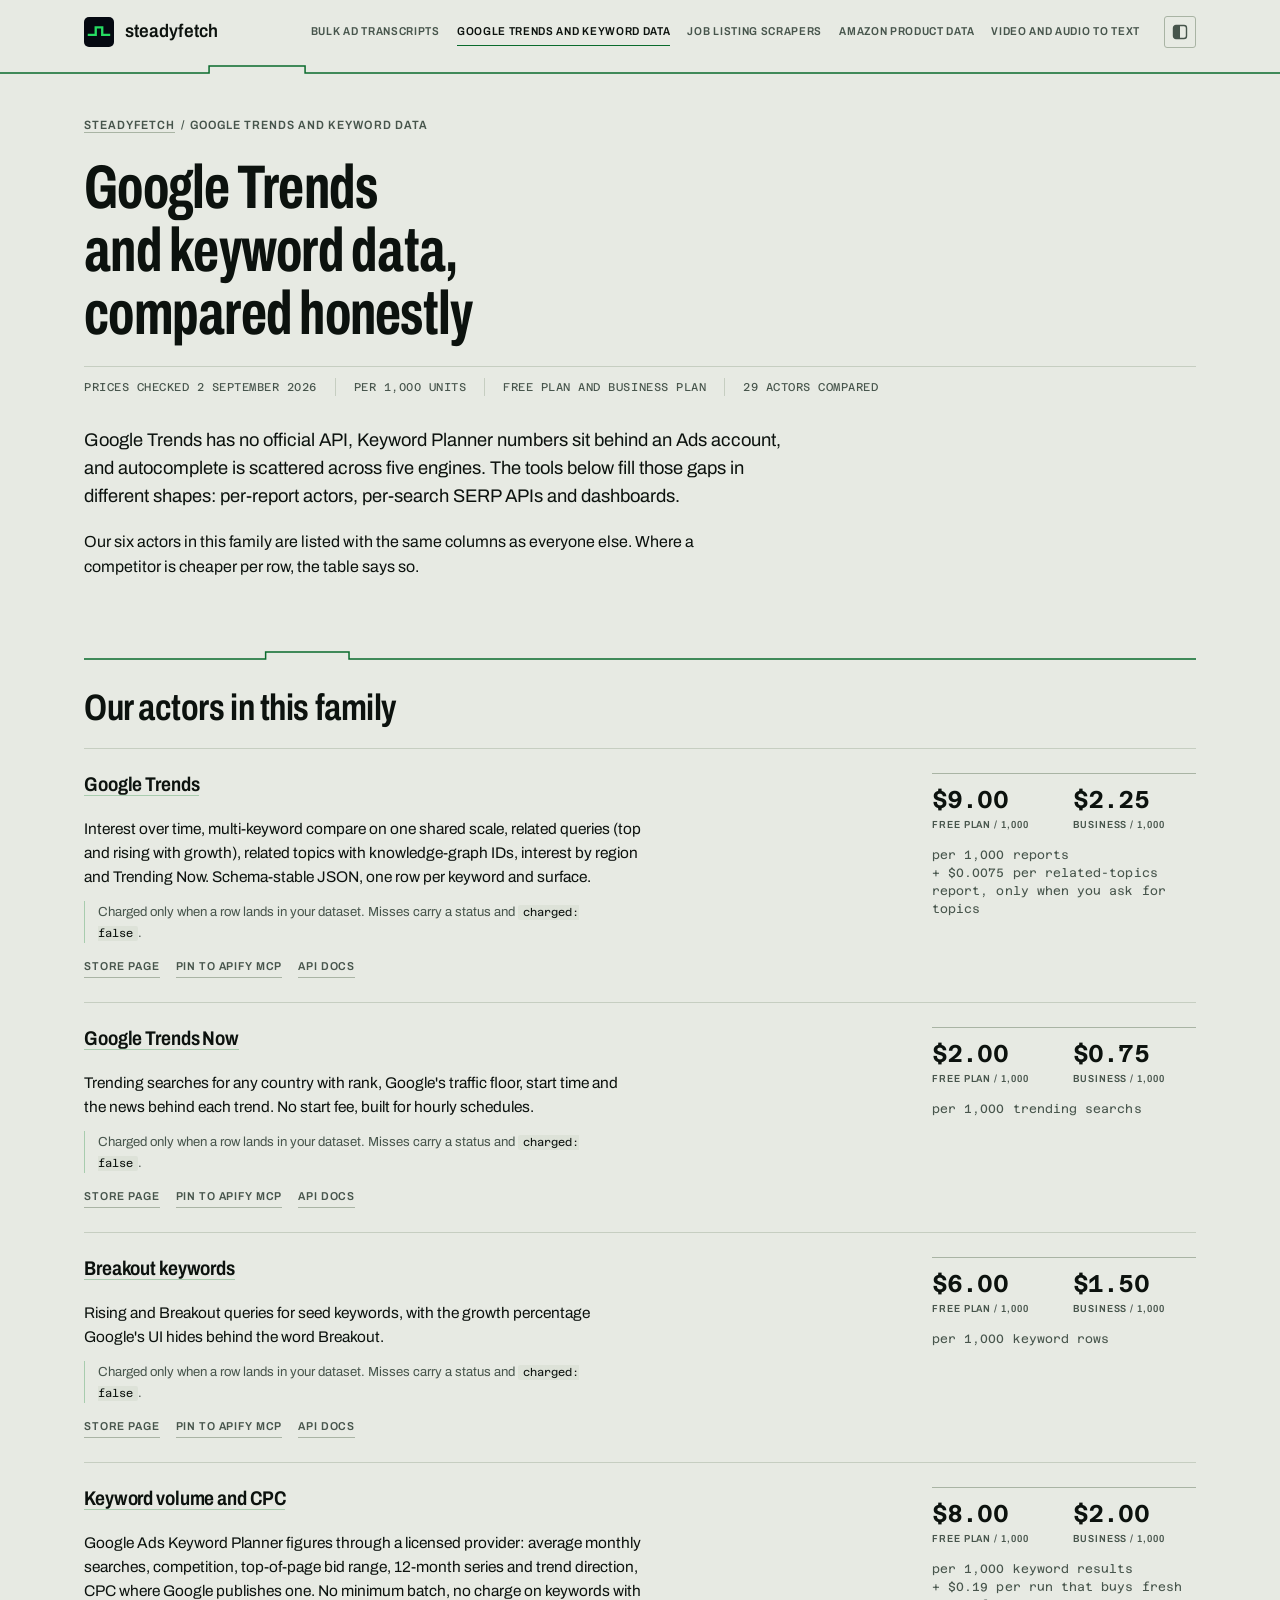
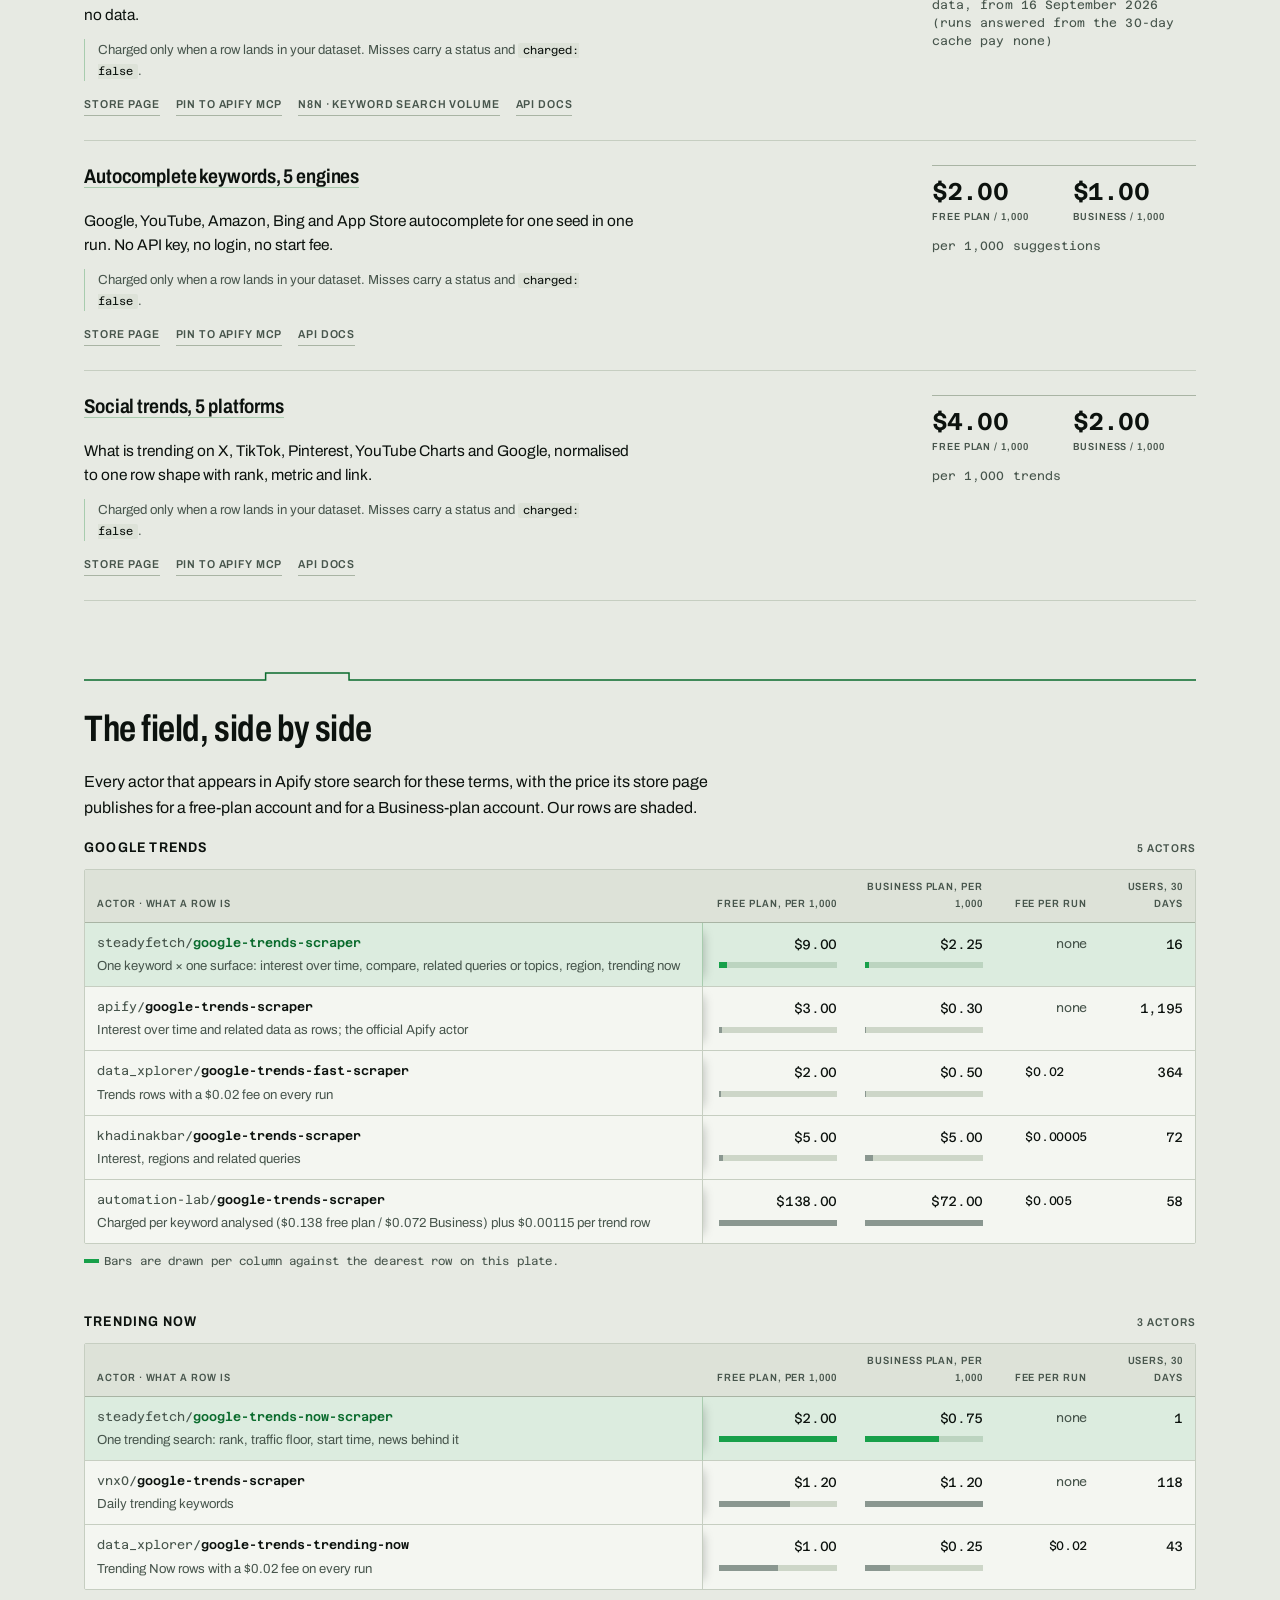
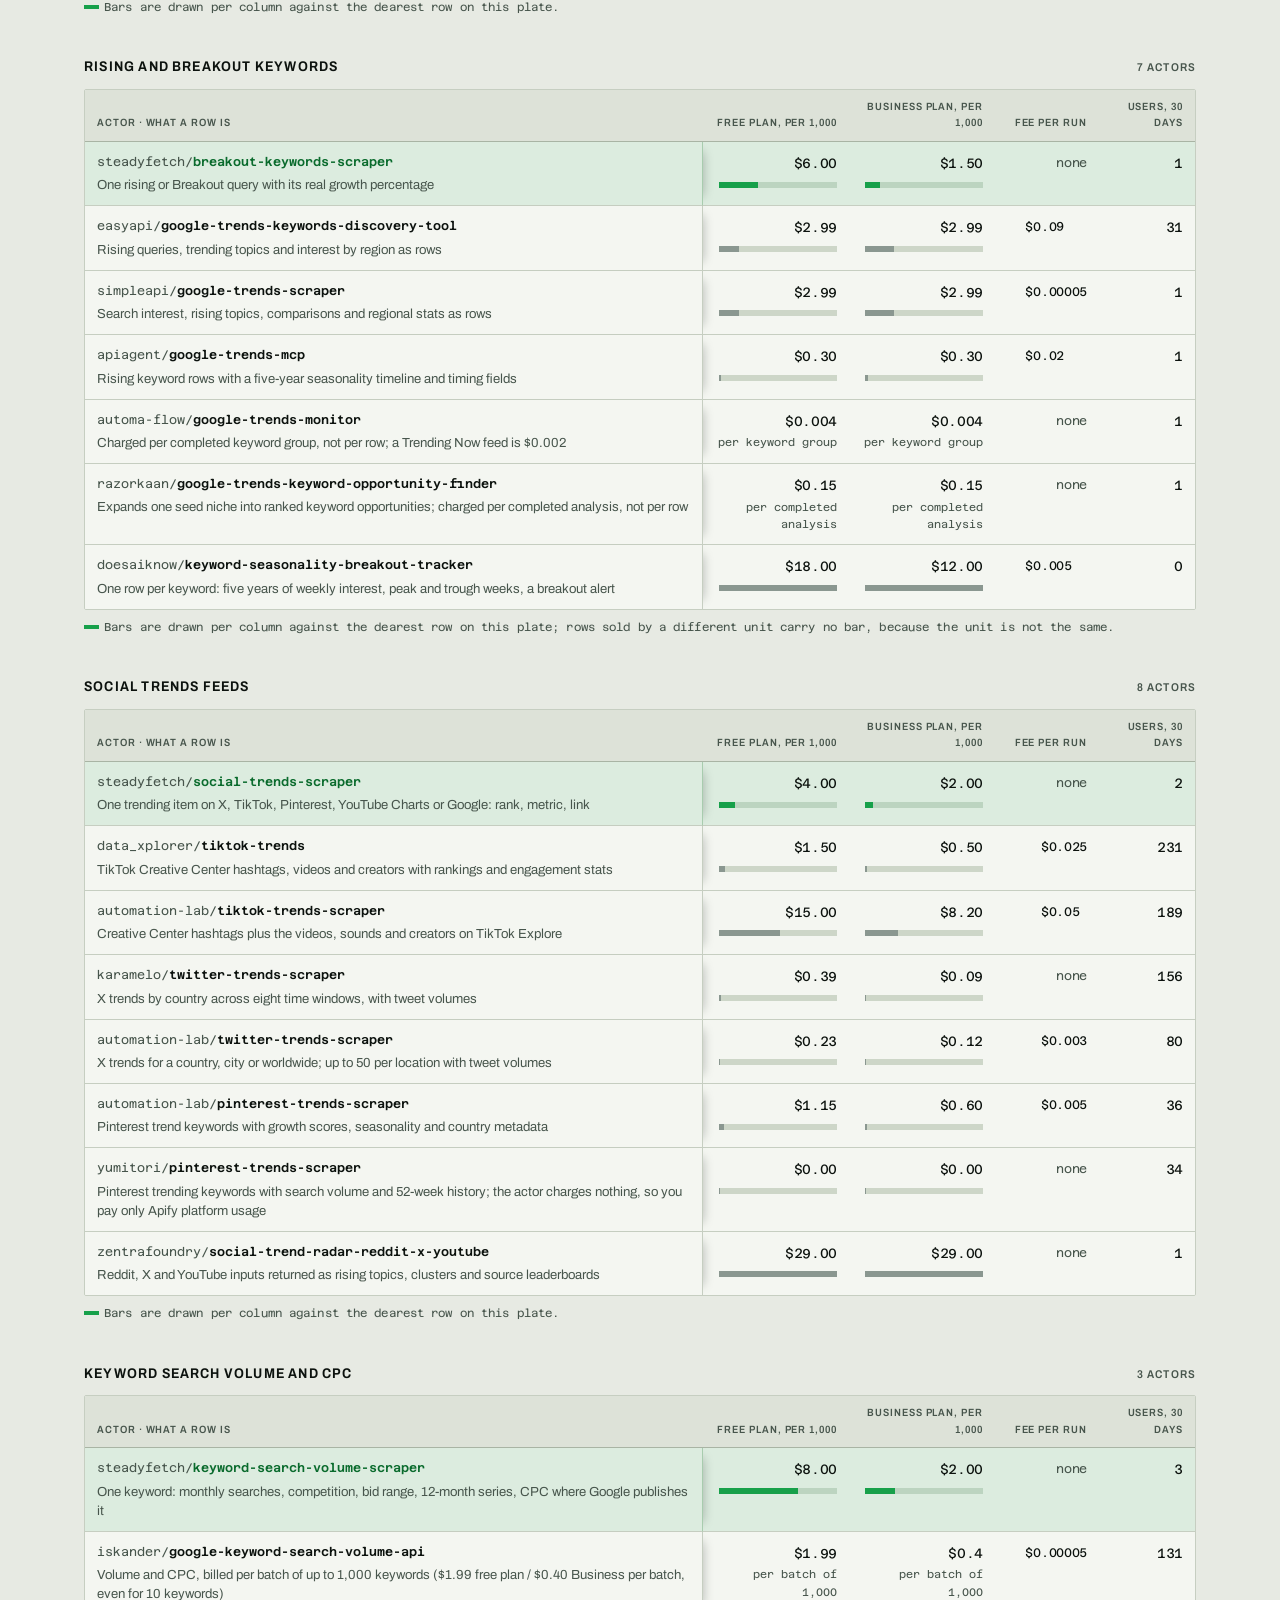
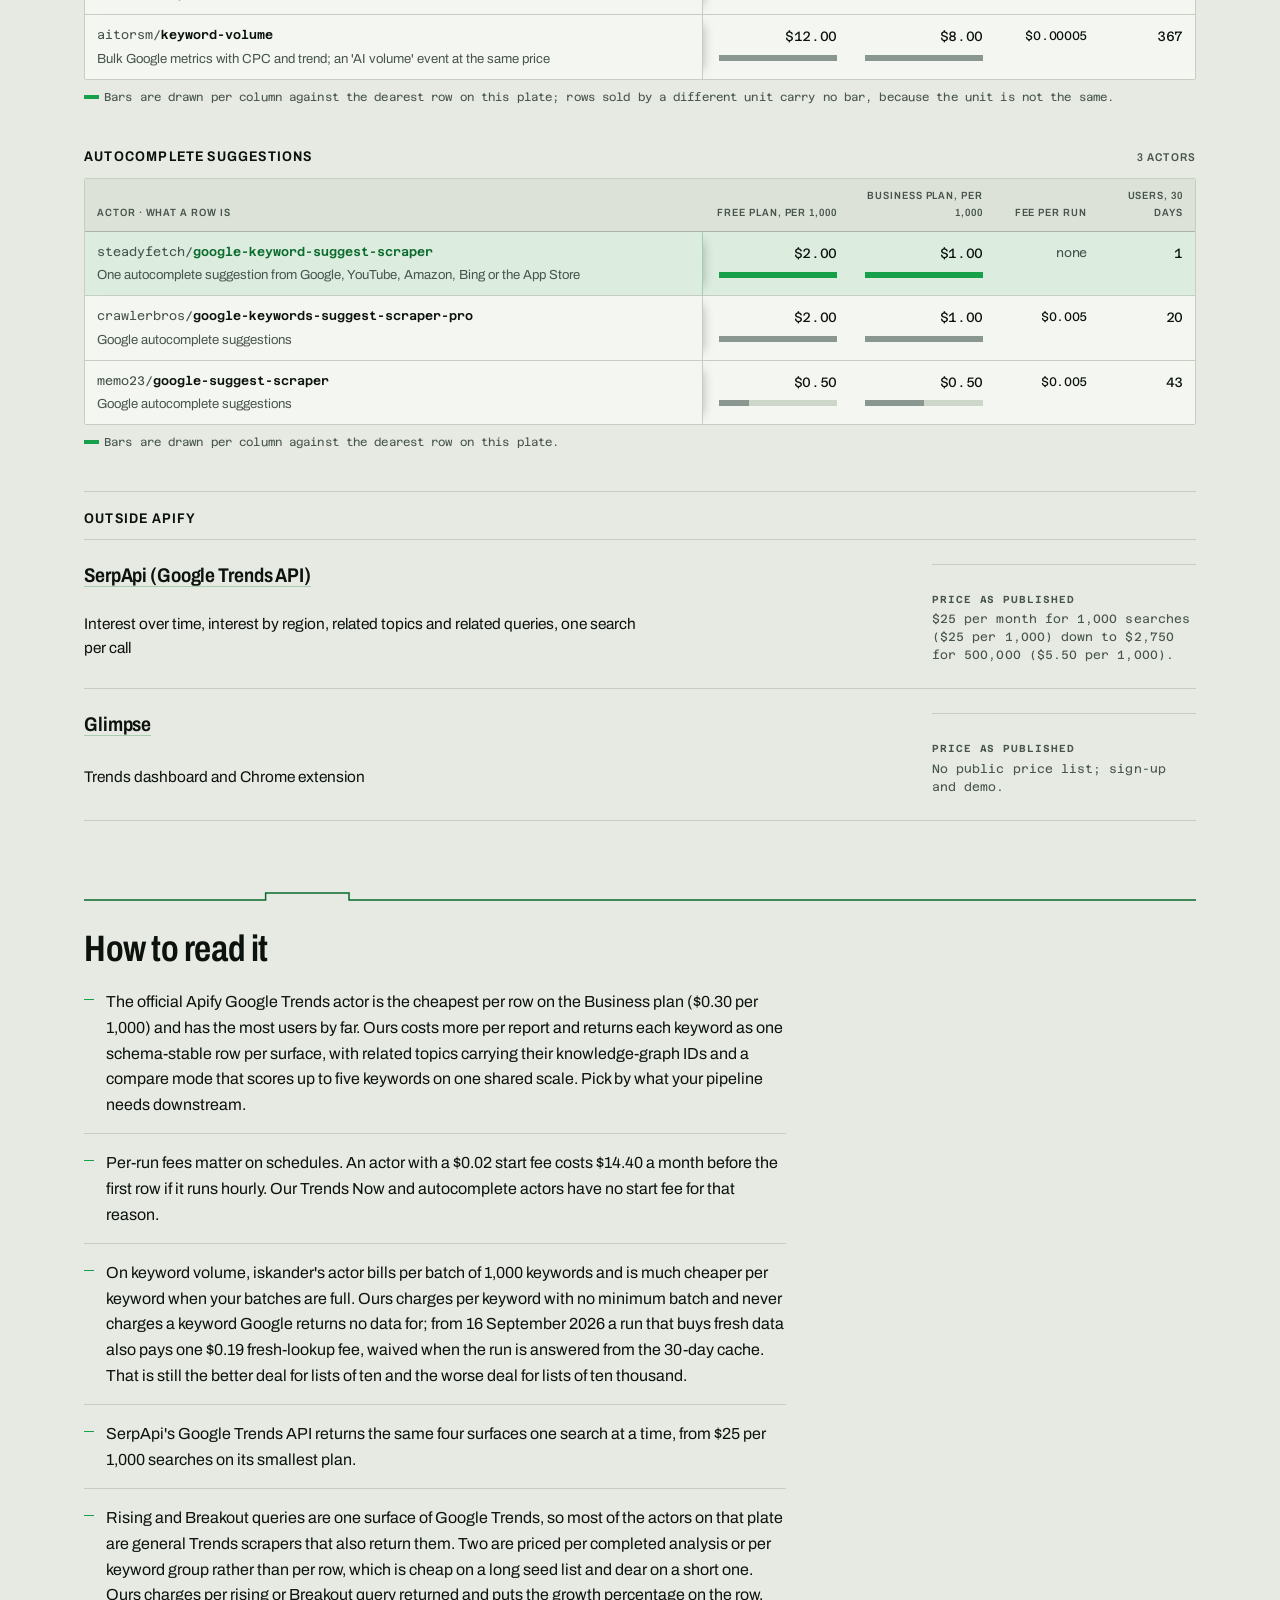
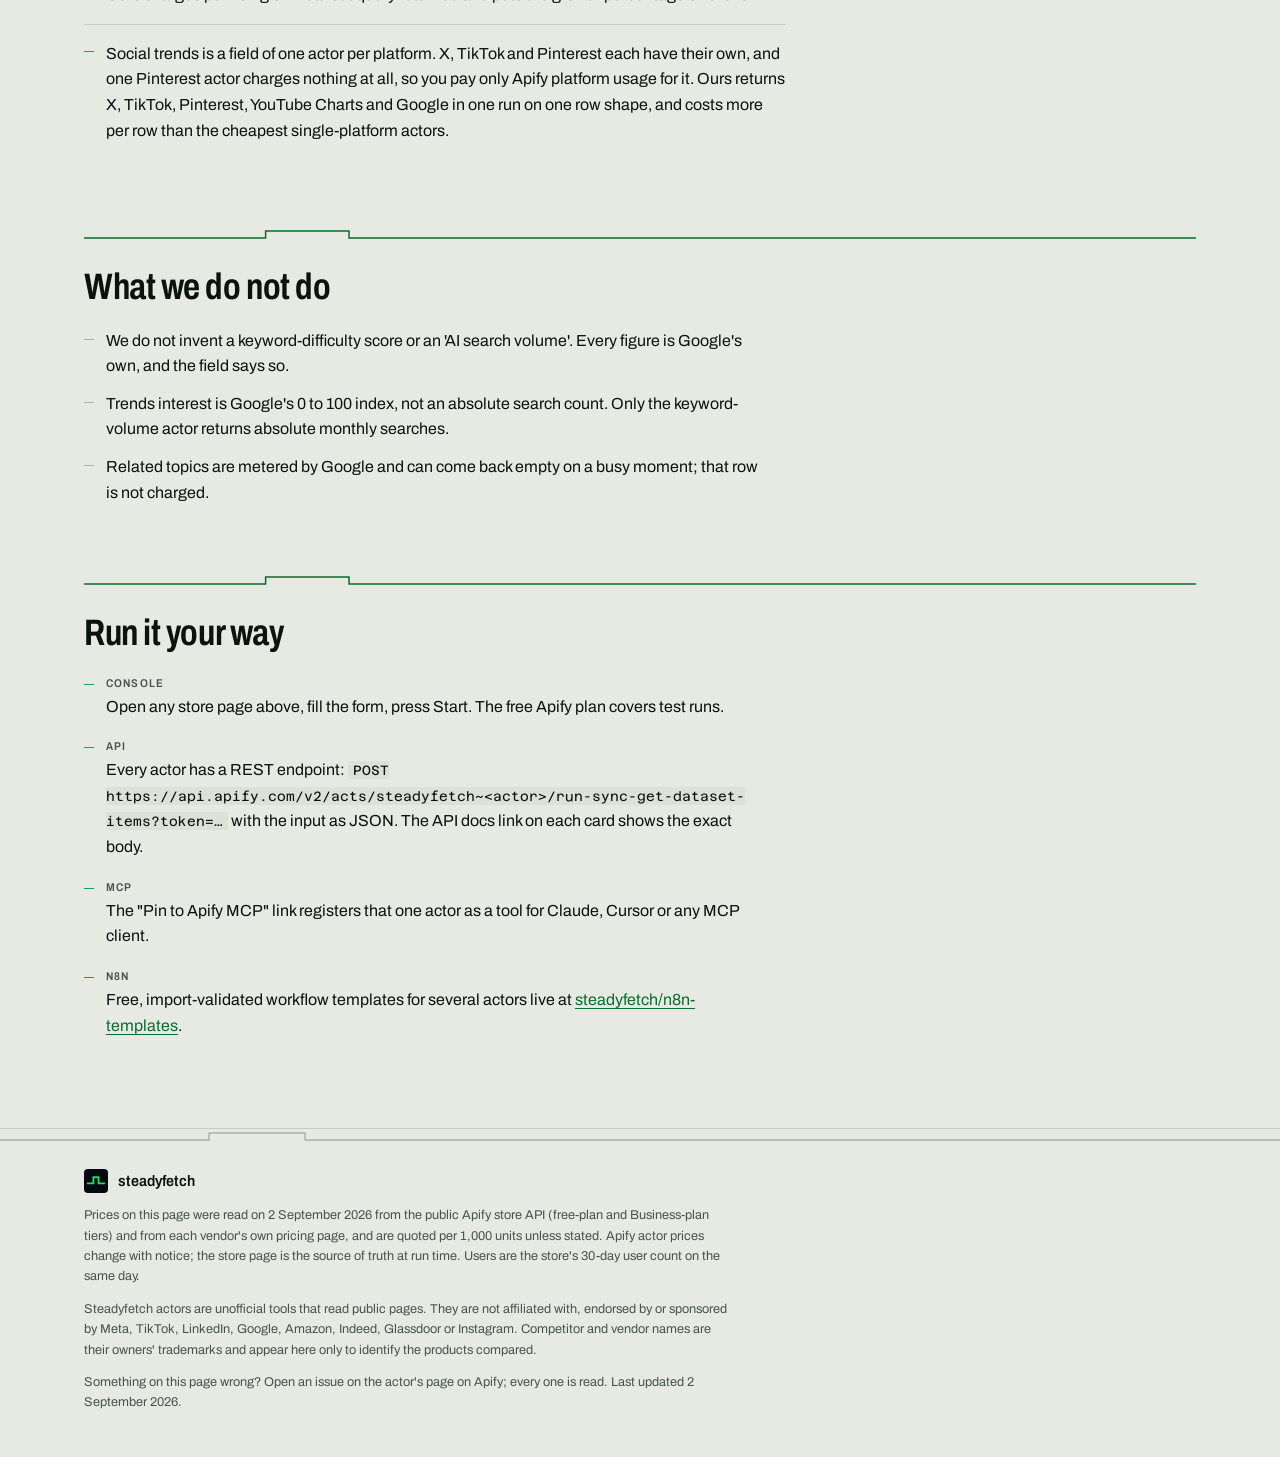
<file: trends-keywords/index.html>
<!doctype html>
<html lang="en">
<head>
<meta charset="utf-8">
<meta name="viewport" content="width=device-width, initial-scale=1">
<title>Google Trends API alternatives and keyword volume scrapers compared</title>
<meta name="description" content="Google Trends scrapers, SerpApi, Glimpse and keyword search volume actors compared on what they return and what a thousand reports cost. Prices checked 2 September 2026.">
<link rel="canonical" href="https://steadyfetch.com/trends-keywords/">
<meta property="og:title" content="Google Trends API alternatives and keyword volume scrapers compared">
<meta property="og:description" content="Google Trends scrapers, SerpApi, Glimpse and keyword search volume actors compared on what they return and what a thousand reports cost. Prices checked 2 September 2026.">
<meta property="og:url" content="https://steadyfetch.com/trends-keywords/">
<meta property="og:type" content="article">
<meta property="og:image" content="https://steadyfetch.com/brand/og.png">
<meta property="og:image:width" content="1200">
<meta property="og:image:height" content="630">
<meta property="og:site_name" content="Steadyfetch">
<meta name="twitter:card" content="summary_large_image">
<meta name="robots" content="index,follow">
<meta name="theme-color" content="#e7eae3" media="(prefers-color-scheme: light)">
<meta name="theme-color" content="#050911" media="(prefers-color-scheme: dark)">
<link rel="icon" href="/brand/favicon.ico" sizes="32x32">
<link rel="icon" href="/brand/icon.svg" type="image/svg+xml">
<link rel="apple-touch-icon" href="/brand/apple-touch-icon.png">
<script>try{var t=localStorage.getItem("sf-theme");if(t==="dark"||t==="light")document.documentElement.setAttribute("data-theme",t)}catch(e){}</script>
<link rel="preload" href="/brand/fonts/archivo-var.woff2" as="font" type="font/woff2" crossorigin>
<link rel="preload" href="/brand/fonts/azeret-var.woff2" as="font" type="font/woff2" crossorigin>
<link rel="stylesheet" href="/style.css">
<script type="application/ld+json">{"@context":"https://schema.org","@type":"WebPage","name":"Google Trends API alternatives and keyword volume scrapers compared","description":"Google Trends scrapers, SerpApi, Glimpse and keyword search volume actors compared on what they return and what a thousand reports cost. Prices checked 2 September 2026.","url":"https://steadyfetch.com/trends-keywords/","dateModified":"2026-09-02","isPartOf":{"@type":"WebSite","name":"Steadyfetch","url":"https://steadyfetch.com"},"about":[{"@type":"SoftwareApplication","name":"Google Trends","url":"https://apify.com/steadyfetch/google-trends-scraper","applicationCategory":"DeveloperApplication","offers":{"@type":"Offer","price":0.009,"priceCurrency":"USD","description":"per report, free plan"}},{"@type":"SoftwareApplication","name":"Google Trends Now","url":"https://apify.com/steadyfetch/google-trends-now-scraper","applicationCategory":"DeveloperApplication","offers":{"@type":"Offer","price":0.002,"priceCurrency":"USD","description":"per trending search, free plan"}},{"@type":"SoftwareApplication","name":"Breakout keywords","url":"https://apify.com/steadyfetch/breakout-keywords-scraper","applicationCategory":"DeveloperApplication","offers":{"@type":"Offer","price":0.006,"priceCurrency":"USD","description":"per keyword row, free plan"}},{"@type":"SoftwareApplication","name":"Keyword volume and CPC","url":"https://apify.com/steadyfetch/keyword-search-volume-scraper","applicationCategory":"DeveloperApplication","offers":{"@type":"Offer","price":0.008,"priceCurrency":"USD","description":"per keyword result, free plan"}},{"@type":"SoftwareApplication","name":"Autocomplete keywords, 5 engines","url":"https://apify.com/steadyfetch/google-keyword-suggest-scraper","applicationCategory":"DeveloperApplication","offers":{"@type":"Offer","price":0.002,"priceCurrency":"USD","description":"per suggestion, free plan"}},{"@type":"SoftwareApplication","name":"Social trends, 5 platforms","url":"https://apify.com/steadyfetch/social-trends-scraper","applicationCategory":"DeveloperApplication","offers":{"@type":"Offer","price":0.004,"priceCurrency":"USD","description":"per trend, free plan"}}]}</script>
</head>
<body>
<!--
THESIS: a comparative plate, not a vendor comparison page: every actor in a family laid out as a
specimen at one shared scale, its price bar drawn even where ours is the longest. Refuses the
tick-and-cross "us vs them" table the category ships.
OWN-WORLD: the plate ground runs edge to edge (herbarium stock in light, the brand's own #050911
in dark); one ink, one accent (steadyfetch green), hairline rules, ledger rows rather than cards —
the only framed objects on a page are the plates. Archivo condensed for titles, Azeret Mono for
every measured figure and every actor binomial, set at focal scale.
STORY: the visitor sees the field measured on one scale, finds the row that beats us, reads why,
and goes to a store page to run an actor.
FIRST VIEWPORT: plate title, the collection stamp (what was read, from where, when), the lead,
then the proof — two Indeed specimens at identical scale where the competitor wins 60 to 1.
FORM: candidate 4 of the grounded list (comparative field-guide plate); seed key 0838385b.
FINISH: unreviewed and undocumented is unfinished; this build ends with the finish review, the verdict, DESIGN.md, and every shipping raster carrying its provenance
-->
<a class="skip" href="#main">Skip to content</a>
<header class="top">
<div class="top-in">
<a class="lockup" href="/"><span class="plate-chip"><svg viewBox="0 0 512 512" width="100%" height="100%" aria-hidden="true" focusable="false"><path d="M64 306H200V177H311V306H447" fill="none" stroke="#26DC62" stroke-width="40"/></svg></span><span class="name">steadyfetch</span></a>
<nav aria-label="Comparison pages"><a href="/ad-transcripts/">Bulk ad transcripts</a><a href="/trends-keywords/" aria-current="page">Google Trends and keyword data</a><a href="/jobs/">Job listing scrapers</a><a href="/amazon/">Amazon product data</a><a href="/youtube-media/">Video and audio to text</a></nav>
<button class="theme" type="button" id="theme" aria-label="Switch colour theme"><svg viewBox="0 0 16 16" aria-hidden="true" focusable="false"><rect x="1.5" y="1.5" width="13" height="13" rx="2.5" fill="none" stroke="currentColor" stroke-width="1.4"/><path d="M8 1.5H4A2.5 2.5 0 0 0 1.5 4v8A2.5 2.5 0 0 0 4 14.5h4z" fill="currentColor"/></svg></button>
</div>
<svg class="pulse pulse--lead" viewBox="0 0 1200 14" preserveAspectRatio="none" aria-hidden="true" focusable="false"><path d="M0 11H196V4H286V11H1200"/></svg>
</header>
<main id="main">
<p class="crumbs"><a href="/">Steadyfetch</a><span class="sep">/</span>Google Trends and keyword data</p>
<h1>Google Trends and keyword data, compared honestly</h1>
<p class="stamp"><span>Prices checked 2 September 2026</span><span>Per 1,000 units</span><span>Free plan and Business plan</span><span>29 actors compared</span></p>
<p class="lead">Google Trends has no official API, Keyword Planner numbers sit behind an Ads account, and autocomplete is scattered across five engines. The tools below fill those gaps in different shapes: per-report actors, per-search SERP APIs and dashboards.</p>
<p>Our six actors in this family are listed with the same columns as everyone else. Where a competitor is cheaper per row, the table says so.</p>

<section class="section"><svg class="pulse" viewBox="0 0 1200 14" preserveAspectRatio="none" aria-hidden="true" focusable="false"><path d="M0 11H196V4H286V11H1200"/></svg>
<h2>Our actors in this family</h2>
<div class="ledger"><article class="act" id="google-trends-scraper">
<h3><a href="https://apify.com/steadyfetch/google-trends-scraper">Google Trends</a></h3>
<div class="meter">
<div><b>$9.00</b><span class="label">Free plan / 1,000</span></div>
<div><b>$2.25</b><span class="label">Business / 1,000</span></div>
<p class="unitline">per 1,000 reports<span class="ext">+ $0.0075 per related-topics report, only when you ask for topics</span></p>
</div>
<div class="act-main">
<p class="returns">Interest over time, multi-keyword compare on one shared scale, related queries (top and rising with growth), related topics with knowledge-graph IDs, interest by region and Trending Now. Schema-stable JSON, one row per keyword and surface.</p>
<p class="law">Charged only when a row lands in your dataset. Misses carry a status and <code>charged: false</code>.</p>
<p class="links"><a href="https://apify.com/steadyfetch/google-trends-scraper">Store page</a> <a href="https://mcp.apify.com?tools=steadyfetch/google-trends-scraper">Pin to Apify MCP</a> <a href="https://apify.com/steadyfetch/google-trends-scraper/api">API docs</a></p>
</div>
</article>
<article class="act" id="google-trends-now-scraper">
<h3><a href="https://apify.com/steadyfetch/google-trends-now-scraper">Google Trends Now</a></h3>
<div class="meter">
<div><b>$2.00</b><span class="label">Free plan / 1,000</span></div>
<div><b>$0.75</b><span class="label">Business / 1,000</span></div>
<p class="unitline">per 1,000 trending searchs</p>
</div>
<div class="act-main">
<p class="returns">Trending searches for any country with rank, Google's traffic floor, start time and the news behind each trend. No start fee, built for hourly schedules.</p>
<p class="law">Charged only when a row lands in your dataset. Misses carry a status and <code>charged: false</code>.</p>
<p class="links"><a href="https://apify.com/steadyfetch/google-trends-now-scraper">Store page</a> <a href="https://mcp.apify.com?tools=steadyfetch/google-trends-now-scraper">Pin to Apify MCP</a> <a href="https://apify.com/steadyfetch/google-trends-now-scraper/api">API docs</a></p>
</div>
</article>
<article class="act" id="breakout-keywords-scraper">
<h3><a href="https://apify.com/steadyfetch/breakout-keywords-scraper">Breakout keywords</a></h3>
<div class="meter">
<div><b>$6.00</b><span class="label">Free plan / 1,000</span></div>
<div><b>$1.50</b><span class="label">Business / 1,000</span></div>
<p class="unitline">per 1,000 keyword rows</p>
</div>
<div class="act-main">
<p class="returns">Rising and Breakout queries for seed keywords, with the growth percentage Google's UI hides behind the word Breakout.</p>
<p class="law">Charged only when a row lands in your dataset. Misses carry a status and <code>charged: false</code>.</p>
<p class="links"><a href="https://apify.com/steadyfetch/breakout-keywords-scraper">Store page</a> <a href="https://mcp.apify.com?tools=steadyfetch/breakout-keywords-scraper">Pin to Apify MCP</a> <a href="https://apify.com/steadyfetch/breakout-keywords-scraper/api">API docs</a></p>
</div>
</article>
<article class="act" id="keyword-search-volume-scraper">
<h3><a href="https://apify.com/steadyfetch/keyword-search-volume-scraper">Keyword volume and CPC</a></h3>
<div class="meter">
<div><b>$8.00</b><span class="label">Free plan / 1,000</span></div>
<div><b>$2.00</b><span class="label">Business / 1,000</span></div>
<p class="unitline">per 1,000 keyword results<span class="ext">+ $0.19 per run that buys fresh data, from 16 September 2026 (runs answered from the 30-day cache pay none)</span></p>
</div>
<div class="act-main">
<p class="returns">Google Ads Keyword Planner figures through a licensed provider: average monthly searches, competition, top-of-page bid range, 12-month series and trend direction, CPC where Google publishes one. No minimum batch, no charge on keywords with no data.</p>
<p class="law">Charged only when a row lands in your dataset. Misses carry a status and <code>charged: false</code>.</p>
<p class="links"><a href="https://apify.com/steadyfetch/keyword-search-volume-scraper">Store page</a> <a href="https://mcp.apify.com?tools=steadyfetch/keyword-search-volume-scraper">Pin to Apify MCP</a> <a href="https://github.com/steadyfetch/n8n-templates/blob/master/keyword-search-volume.workflow.json">n8n · keyword search volume</a> <a href="https://apify.com/steadyfetch/keyword-search-volume-scraper/api">API docs</a></p>
</div>
</article>
<article class="act" id="google-keyword-suggest-scraper">
<h3><a href="https://apify.com/steadyfetch/google-keyword-suggest-scraper">Autocomplete keywords, 5 engines</a></h3>
<div class="meter">
<div><b>$2.00</b><span class="label">Free plan / 1,000</span></div>
<div><b>$1.00</b><span class="label">Business / 1,000</span></div>
<p class="unitline">per 1,000 suggestions</p>
</div>
<div class="act-main">
<p class="returns">Google, YouTube, Amazon, Bing and App Store autocomplete for one seed in one run. No API key, no login, no start fee.</p>
<p class="law">Charged only when a row lands in your dataset. Misses carry a status and <code>charged: false</code>.</p>
<p class="links"><a href="https://apify.com/steadyfetch/google-keyword-suggest-scraper">Store page</a> <a href="https://mcp.apify.com?tools=steadyfetch/google-keyword-suggest-scraper">Pin to Apify MCP</a> <a href="https://apify.com/steadyfetch/google-keyword-suggest-scraper/api">API docs</a></p>
</div>
</article>
<article class="act" id="social-trends-scraper">
<h3><a href="https://apify.com/steadyfetch/social-trends-scraper">Social trends, 5 platforms</a></h3>
<div class="meter">
<div><b>$4.00</b><span class="label">Free plan / 1,000</span></div>
<div><b>$2.00</b><span class="label">Business / 1,000</span></div>
<p class="unitline">per 1,000 trends</p>
</div>
<div class="act-main">
<p class="returns">What is trending on X, TikTok, Pinterest, YouTube Charts and Google, normalised to one row shape with rank, metric and link.</p>
<p class="law">Charged only when a row lands in your dataset. Misses carry a status and <code>charged: false</code>.</p>
<p class="links"><a href="https://apify.com/steadyfetch/social-trends-scraper">Store page</a> <a href="https://mcp.apify.com?tools=steadyfetch/social-trends-scraper">Pin to Apify MCP</a> <a href="https://apify.com/steadyfetch/social-trends-scraper/api">API docs</a></p>
</div>
</article></div>
</section>

<section class="section"><svg class="pulse" viewBox="0 0 1200 14" preserveAspectRatio="none" aria-hidden="true" focusable="false"><path d="M0 11H196V4H286V11H1200"/></svg>
<h2>The field, side by side</h2>
<p>Every actor that appears in Apify store search for these terms, with the price its store page publishes for a free-plan account and for a Business-plan account. Our rows are shaded.</p>
<section class="plate">
<div class="plate-head"><h3 id="trends-keywords-plate-0">Google Trends</h3><span class="label">5 actors</span></div>
<div class="plate-scroll" role="region" tabindex="0" aria-labelledby="trends-keywords-plate-0">
<table>
<colgroup><col class="c-id"><col class="c-n"><col class="c-n"><col class="c-fee"><col class="c-u"></colgroup>
<thead><tr><th scope="col">Actor · what a row is</th><th scope="col" class="num">Free plan, per 1,000</th><th scope="col" class="num">Business plan, per 1,000</th><th scope="col" class="num">Fee per run</th><th scope="col" class="num">Users, 30 days</th></tr></thead>
<tbody><tr class="us">
<th scope="row"><a class="bi" href="https://apify.com/steadyfetch/google-trends-scraper"><span class="acct">steadyfetch</span><span class="slash">/</span><wbr><span class="slug">google-trends-scraper</span></a><span class="diag">One keyword × one surface: interest over time, compare, related queries or topics, region, trending now</span></th>
<td class="num"><span class="v">$9.00</span><span class="gauge"><span style="--w:6.5%"></span></span></td>
<td class="num"><span class="v">$2.25</span><span class="gauge"><span style="--w:3.1%"></span></span></td>
<td class="num fee"><span class="none">none</span></td>
<td class="num">16</td>
</tr>
<tr>
<th scope="row"><a class="bi" href="https://apify.com/apify/google-trends-scraper" rel="nofollow"><span class="acct">apify</span><span class="slash">/</span><wbr><span class="slug">google-trends-scraper</span></a><span class="diag">Interest over time and related data as rows; the official Apify actor</span></th>
<td class="num"><span class="v">$3.00</span><span class="gauge"><span style="--w:2.2%"></span></span></td>
<td class="num"><span class="v">$0.30</span><span class="gauge"><span style="--w:0.4%"></span></span></td>
<td class="num fee"><span class="none">none</span></td>
<td class="num">1,195</td>
</tr>
<tr>
<th scope="row"><a class="bi" href="https://apify.com/data_xplorer/google-trends-fast-scraper" rel="nofollow"><span class="acct">data_xplorer</span><span class="slash">/</span><wbr><span class="slug">google-trends-fast-scraper</span></a><span class="diag">Trends rows with a $0.02 fee on every run</span></th>
<td class="num"><span class="v">$2.00</span><span class="gauge"><span style="--w:1.4%"></span></span></td>
<td class="num"><span class="v">$0.50</span><span class="gauge"><span style="--w:0.7%"></span></span></td>
<td class="num fee">$0.02   </td>
<td class="num">364</td>
</tr>
<tr>
<th scope="row"><a class="bi" href="https://apify.com/khadinakbar/google-trends-scraper" rel="nofollow"><span class="acct">khadinakbar</span><span class="slash">/</span><wbr><span class="slug">google-trends-scraper</span></a><span class="diag">Interest, regions and related queries</span></th>
<td class="num"><span class="v">$5.00</span><span class="gauge"><span style="--w:3.6%"></span></span></td>
<td class="num"><span class="v">$5.00</span><span class="gauge"><span style="--w:6.9%"></span></span></td>
<td class="num fee">$0.00005</td>
<td class="num">72</td>
</tr>
<tr>
<th scope="row"><a class="bi" href="https://apify.com/automation-lab/google-trends-scraper" rel="nofollow"><span class="acct">automation-lab</span><span class="slash">/</span><wbr><span class="slug">google-trends-scraper</span></a><span class="diag">Charged per keyword analysed ($0.138 free plan / $0.072 Business) plus $0.00115 per trend row</span></th>
<td class="num"><span class="v">$138.00</span><span class="gauge"><span style="--w:100.0%"></span></span></td>
<td class="num"><span class="v">$72.00</span><span class="gauge"><span style="--w:100.0%"></span></span></td>
<td class="num fee">$0.005  </td>
<td class="num">58</td>
</tr></tbody>
</table>
</div>
<p class="scale-note"><span class="swatch"></span>Bars are drawn per column against the dearest row on this plate.</p>
</section>
<section class="plate">
<div class="plate-head"><h3 id="trends-keywords-plate-1">Trending now</h3><span class="label">3 actors</span></div>
<div class="plate-scroll" role="region" tabindex="0" aria-labelledby="trends-keywords-plate-1">
<table>
<colgroup><col class="c-id"><col class="c-n"><col class="c-n"><col class="c-fee"><col class="c-u"></colgroup>
<thead><tr><th scope="col">Actor · what a row is</th><th scope="col" class="num">Free plan, per 1,000</th><th scope="col" class="num">Business plan, per 1,000</th><th scope="col" class="num">Fee per run</th><th scope="col" class="num">Users, 30 days</th></tr></thead>
<tbody><tr class="us">
<th scope="row"><a class="bi" href="https://apify.com/steadyfetch/google-trends-now-scraper"><span class="acct">steadyfetch</span><span class="slash">/</span><wbr><span class="slug">google-trends-now-scraper</span></a><span class="diag">One trending search: rank, traffic floor, start time, news behind it</span></th>
<td class="num"><span class="v">$2.00</span><span class="gauge"><span style="--w:100.0%"></span></span></td>
<td class="num"><span class="v">$0.75</span><span class="gauge"><span style="--w:62.5%"></span></span></td>
<td class="num fee"><span class="none">none</span></td>
<td class="num">1</td>
</tr>
<tr>
<th scope="row"><a class="bi" href="https://apify.com/vnx0/google-trends-scraper" rel="nofollow"><span class="acct">vnx0</span><span class="slash">/</span><wbr><span class="slug">google-trends-scraper</span></a><span class="diag">Daily trending keywords</span></th>
<td class="num"><span class="v">$1.20</span><span class="gauge"><span style="--w:60.0%"></span></span></td>
<td class="num"><span class="v">$1.20</span><span class="gauge"><span style="--w:100.0%"></span></span></td>
<td class="num fee"><span class="none">none</span></td>
<td class="num">118</td>
</tr>
<tr>
<th scope="row"><a class="bi" href="https://apify.com/data_xplorer/google-trends-trending-now" rel="nofollow"><span class="acct">data_xplorer</span><span class="slash">/</span><wbr><span class="slug">google-trends-trending-now</span></a><span class="diag">Trending Now rows with a $0.02 fee on every run</span></th>
<td class="num"><span class="v">$1.00</span><span class="gauge"><span style="--w:50.0%"></span></span></td>
<td class="num"><span class="v">$0.25</span><span class="gauge"><span style="--w:20.8%"></span></span></td>
<td class="num fee">$0.02</td>
<td class="num">43</td>
</tr></tbody>
</table>
</div>
<p class="scale-note"><span class="swatch"></span>Bars are drawn per column against the dearest row on this plate.</p>
</section>
<section class="plate">
<div class="plate-head"><h3 id="trends-keywords-plate-2">Rising and breakout keywords</h3><span class="label">7 actors</span></div>
<div class="plate-scroll" role="region" tabindex="0" aria-labelledby="trends-keywords-plate-2">
<table>
<colgroup><col class="c-id"><col class="c-n"><col class="c-n"><col class="c-fee"><col class="c-u"></colgroup>
<thead><tr><th scope="col">Actor · what a row is</th><th scope="col" class="num">Free plan, per 1,000</th><th scope="col" class="num">Business plan, per 1,000</th><th scope="col" class="num">Fee per run</th><th scope="col" class="num">Users, 30 days</th></tr></thead>
<tbody><tr class="us">
<th scope="row"><a class="bi" href="https://apify.com/steadyfetch/breakout-keywords-scraper"><span class="acct">steadyfetch</span><span class="slash">/</span><wbr><span class="slug">breakout-keywords-scraper</span></a><span class="diag">One rising or Breakout query with its real growth percentage</span></th>
<td class="num"><span class="v">$6.00</span><span class="gauge"><span style="--w:33.3%"></span></span></td>
<td class="num"><span class="v">$1.50</span><span class="gauge"><span style="--w:12.5%"></span></span></td>
<td class="num fee"><span class="none">none</span></td>
<td class="num">1</td>
</tr>
<tr>
<th scope="row"><a class="bi" href="https://apify.com/easyapi/google-trends-keywords-discovery-tool" rel="nofollow"><span class="acct">easyapi</span><span class="slash">/</span><wbr><span class="slug">google-trends-keywords-discovery-tool</span></a><span class="diag">Rising queries, trending topics and interest by region as rows</span></th>
<td class="num"><span class="v">$2.99</span><span class="gauge"><span style="--w:16.6%"></span></span></td>
<td class="num"><span class="v">$2.99</span><span class="gauge"><span style="--w:24.9%"></span></span></td>
<td class="num fee">$0.09   </td>
<td class="num">31</td>
</tr>
<tr>
<th scope="row"><a class="bi" href="https://apify.com/simpleapi/google-trends-scraper" rel="nofollow"><span class="acct">simpleapi</span><span class="slash">/</span><wbr><span class="slug">google-trends-scraper</span></a><span class="diag">Search interest, rising topics, comparisons and regional stats as rows</span></th>
<td class="num"><span class="v">$2.99</span><span class="gauge"><span style="--w:16.6%"></span></span></td>
<td class="num"><span class="v">$2.99</span><span class="gauge"><span style="--w:24.9%"></span></span></td>
<td class="num fee">$0.00005</td>
<td class="num">1</td>
</tr>
<tr>
<th scope="row"><a class="bi" href="https://apify.com/apiagent/google-trends-mcp" rel="nofollow"><span class="acct">apiagent</span><span class="slash">/</span><wbr><span class="slug">google-trends-mcp</span></a><span class="diag">Rising keyword rows with a five-year seasonality timeline and timing fields</span></th>
<td class="num"><span class="v">$0.30</span><span class="gauge"><span style="--w:1.7%"></span></span></td>
<td class="num"><span class="v">$0.30</span><span class="gauge"><span style="--w:2.5%"></span></span></td>
<td class="num fee">$0.02   </td>
<td class="num">1</td>
</tr>
<tr>
<th scope="row"><a class="bi" href="https://apify.com/automa-flow/google-trends-monitor" rel="nofollow"><span class="acct">automa-flow</span><span class="slash">/</span><wbr><span class="slug">google-trends-monitor</span></a><span class="diag">Charged per completed keyword group, not per row; a Trending Now feed is $0.002</span></th>
<td class="num"><span class="v">$0.004</span><span class="note">per keyword group</span></td>
<td class="num"><span class="v">$0.004</span><span class="note">per keyword group</span></td>
<td class="num fee"><span class="none">none</span></td>
<td class="num">1</td>
</tr>
<tr>
<th scope="row"><a class="bi" href="https://apify.com/razorkaan/google-trends-keyword-opportunity-finder" rel="nofollow"><span class="acct">razorkaan</span><span class="slash">/</span><wbr><span class="slug">google-trends-keyword-opportunity-finder</span></a><span class="diag">Expands one seed niche into ranked keyword opportunities; charged per completed analysis, not per row</span></th>
<td class="num"><span class="v">$0.15</span><span class="note">per completed analysis</span></td>
<td class="num"><span class="v">$0.15</span><span class="note">per completed analysis</span></td>
<td class="num fee"><span class="none">none</span></td>
<td class="num">1</td>
</tr>
<tr>
<th scope="row"><a class="bi" href="https://apify.com/doesaiknow/keyword-seasonality-breakout-tracker" rel="nofollow"><span class="acct">doesaiknow</span><span class="slash">/</span><wbr><span class="slug">keyword-seasonality-breakout-tracker</span></a><span class="diag">One row per keyword: five years of weekly interest, peak and trough weeks, a breakout alert</span></th>
<td class="num"><span class="v">$18.00</span><span class="gauge"><span style="--w:100.0%"></span></span></td>
<td class="num"><span class="v">$12.00</span><span class="gauge"><span style="--w:100.0%"></span></span></td>
<td class="num fee">$0.005  </td>
<td class="num">0</td>
</tr></tbody>
</table>
</div>
<p class="scale-note"><span class="swatch"></span>Bars are drawn per column against the dearest row on this plate; rows sold by a different unit carry no bar, because the unit is not the same.</p>
</section>
<section class="plate">
<div class="plate-head"><h3 id="trends-keywords-plate-3">Social trends feeds</h3><span class="label">8 actors</span></div>
<div class="plate-scroll" role="region" tabindex="0" aria-labelledby="trends-keywords-plate-3">
<table>
<colgroup><col class="c-id"><col class="c-n"><col class="c-n"><col class="c-fee"><col class="c-u"></colgroup>
<thead><tr><th scope="col">Actor · what a row is</th><th scope="col" class="num">Free plan, per 1,000</th><th scope="col" class="num">Business plan, per 1,000</th><th scope="col" class="num">Fee per run</th><th scope="col" class="num">Users, 30 days</th></tr></thead>
<tbody><tr class="us">
<th scope="row"><a class="bi" href="https://apify.com/steadyfetch/social-trends-scraper"><span class="acct">steadyfetch</span><span class="slash">/</span><wbr><span class="slug">social-trends-scraper</span></a><span class="diag">One trending item on X, TikTok, Pinterest, YouTube Charts or Google: rank, metric, link</span></th>
<td class="num"><span class="v">$4.00</span><span class="gauge"><span style="--w:13.8%"></span></span></td>
<td class="num"><span class="v">$2.00</span><span class="gauge"><span style="--w:6.9%"></span></span></td>
<td class="num fee"><span class="none">none</span></td>
<td class="num">2</td>
</tr>
<tr>
<th scope="row"><a class="bi" href="https://apify.com/data_xplorer/tiktok-trends" rel="nofollow"><span class="acct">data_xplorer</span><span class="slash">/</span><wbr><span class="slug">tiktok-trends</span></a><span class="diag">TikTok Creative Center hashtags, videos and creators with rankings and engagement stats</span></th>
<td class="num"><span class="v">$1.50</span><span class="gauge"><span style="--w:5.2%"></span></span></td>
<td class="num"><span class="v">$0.50</span><span class="gauge"><span style="--w:1.7%"></span></span></td>
<td class="num fee">$0.025</td>
<td class="num">231</td>
</tr>
<tr>
<th scope="row"><a class="bi" href="https://apify.com/automation-lab/tiktok-trends-scraper" rel="nofollow"><span class="acct">automation-lab</span><span class="slash">/</span><wbr><span class="slug">tiktok-trends-scraper</span></a><span class="diag">Creative Center hashtags plus the videos, sounds and creators on TikTok Explore</span></th>
<td class="num"><span class="v">$15.00</span><span class="gauge"><span style="--w:51.7%"></span></span></td>
<td class="num"><span class="v">$8.20</span><span class="gauge"><span style="--w:28.3%"></span></span></td>
<td class="num fee">$0.05 </td>
<td class="num">189</td>
</tr>
<tr>
<th scope="row"><a class="bi" href="https://apify.com/karamelo/twitter-trends-scraper" rel="nofollow"><span class="acct">karamelo</span><span class="slash">/</span><wbr><span class="slug">twitter-trends-scraper</span></a><span class="diag">X trends by country across eight time windows, with tweet volumes</span></th>
<td class="num"><span class="v">$0.39</span><span class="gauge"><span style="--w:1.3%"></span></span></td>
<td class="num"><span class="v">$0.09</span><span class="gauge"><span style="--w:0.3%"></span></span></td>
<td class="num fee"><span class="none">none</span></td>
<td class="num">156</td>
</tr>
<tr>
<th scope="row"><a class="bi" href="https://apify.com/automation-lab/twitter-trends-scraper" rel="nofollow"><span class="acct">automation-lab</span><span class="slash">/</span><wbr><span class="slug">twitter-trends-scraper</span></a><span class="diag">X trends for a country, city or worldwide; up to 50 per location with tweet volumes</span></th>
<td class="num"><span class="v">$0.23</span><span class="gauge"><span style="--w:0.8%"></span></span></td>
<td class="num"><span class="v">$0.12</span><span class="gauge"><span style="--w:0.4%"></span></span></td>
<td class="num fee">$0.003</td>
<td class="num">80</td>
</tr>
<tr>
<th scope="row"><a class="bi" href="https://apify.com/automation-lab/pinterest-trends-scraper" rel="nofollow"><span class="acct">automation-lab</span><span class="slash">/</span><wbr><span class="slug">pinterest-trends-scraper</span></a><span class="diag">Pinterest trend keywords with growth scores, seasonality and country metadata</span></th>
<td class="num"><span class="v">$1.15</span><span class="gauge"><span style="--w:4.0%"></span></span></td>
<td class="num"><span class="v">$0.60</span><span class="gauge"><span style="--w:2.1%"></span></span></td>
<td class="num fee">$0.005</td>
<td class="num">36</td>
</tr>
<tr>
<th scope="row"><a class="bi" href="https://apify.com/yumitori/pinterest-trends-scraper" rel="nofollow"><span class="acct">yumitori</span><span class="slash">/</span><wbr><span class="slug">pinterest-trends-scraper</span></a><span class="diag">Pinterest trending keywords with search volume and 52-week history; the actor charges nothing, so you pay only Apify platform usage</span></th>
<td class="num"><span class="v">$0.00</span><span class="gauge"><span style="--w:0.0%"></span></span></td>
<td class="num"><span class="v">$0.00</span><span class="gauge"><span style="--w:0.0%"></span></span></td>
<td class="num fee"><span class="none">none</span></td>
<td class="num">34</td>
</tr>
<tr>
<th scope="row"><a class="bi" href="https://apify.com/zentrafoundry/social-trend-radar-reddit-x-youtube" rel="nofollow"><span class="acct">zentrafoundry</span><span class="slash">/</span><wbr><span class="slug">social-trend-radar-reddit-x-youtube</span></a><span class="diag">Reddit, X and YouTube inputs returned as rising topics, clusters and source leaderboards</span></th>
<td class="num"><span class="v">$29.00</span><span class="gauge"><span style="--w:100.0%"></span></span></td>
<td class="num"><span class="v">$29.00</span><span class="gauge"><span style="--w:100.0%"></span></span></td>
<td class="num fee"><span class="none">none</span></td>
<td class="num">1</td>
</tr></tbody>
</table>
</div>
<p class="scale-note"><span class="swatch"></span>Bars are drawn per column against the dearest row on this plate.</p>
</section>
<section class="plate">
<div class="plate-head"><h3 id="trends-keywords-plate-4">Keyword search volume and CPC</h3><span class="label">3 actors</span></div>
<div class="plate-scroll" role="region" tabindex="0" aria-labelledby="trends-keywords-plate-4">
<table>
<colgroup><col class="c-id"><col class="c-n"><col class="c-n"><col class="c-fee"><col class="c-u"></colgroup>
<thead><tr><th scope="col">Actor · what a row is</th><th scope="col" class="num">Free plan, per 1,000</th><th scope="col" class="num">Business plan, per 1,000</th><th scope="col" class="num">Fee per run</th><th scope="col" class="num">Users, 30 days</th></tr></thead>
<tbody><tr class="us">
<th scope="row"><a class="bi" href="https://apify.com/steadyfetch/keyword-search-volume-scraper"><span class="acct">steadyfetch</span><span class="slash">/</span><wbr><span class="slug">keyword-search-volume-scraper</span></a><span class="diag">One keyword: monthly searches, competition, bid range, 12-month series, CPC where Google publishes it</span></th>
<td class="num"><span class="v">$8.00</span><span class="gauge"><span style="--w:66.7%"></span></span></td>
<td class="num"><span class="v">$2.00</span><span class="gauge"><span style="--w:25.0%"></span></span></td>
<td class="num fee"><span class="none">none</span></td>
<td class="num">3</td>
</tr>
<tr>
<th scope="row"><a class="bi" href="https://apify.com/iskander/google-keyword-search-volume-api" rel="nofollow"><span class="acct">iskander</span><span class="slash">/</span><wbr><span class="slug">google-keyword-search-volume-api</span></a><span class="diag">Volume and CPC, billed per batch of up to 1,000 keywords ($1.99 free plan / $0.40 Business per batch, even for 10 keywords)</span></th>
<td class="num"><span class="v">$1.99</span><span class="note">per batch of 1,000</span></td>
<td class="num"><span class="v">$0.4</span><span class="note">per batch of 1,000</span></td>
<td class="num fee">$0.00005</td>
<td class="num">131</td>
</tr>
<tr>
<th scope="row"><a class="bi" href="https://apify.com/aitorsm/keyword-volume" rel="nofollow"><span class="acct">aitorsm</span><span class="slash">/</span><wbr><span class="slug">keyword-volume</span></a><span class="diag">Bulk Google metrics with CPC and trend; an 'AI volume' event at the same price</span></th>
<td class="num"><span class="v">$12.00</span><span class="gauge"><span style="--w:100.0%"></span></span></td>
<td class="num"><span class="v">$8.00</span><span class="gauge"><span style="--w:100.0%"></span></span></td>
<td class="num fee">$0.00005</td>
<td class="num">367</td>
</tr></tbody>
</table>
</div>
<p class="scale-note"><span class="swatch"></span>Bars are drawn per column against the dearest row on this plate; rows sold by a different unit carry no bar, because the unit is not the same.</p>
</section>
<section class="plate">
<div class="plate-head"><h3 id="trends-keywords-plate-5">Autocomplete suggestions</h3><span class="label">3 actors</span></div>
<div class="plate-scroll" role="region" tabindex="0" aria-labelledby="trends-keywords-plate-5">
<table>
<colgroup><col class="c-id"><col class="c-n"><col class="c-n"><col class="c-fee"><col class="c-u"></colgroup>
<thead><tr><th scope="col">Actor · what a row is</th><th scope="col" class="num">Free plan, per 1,000</th><th scope="col" class="num">Business plan, per 1,000</th><th scope="col" class="num">Fee per run</th><th scope="col" class="num">Users, 30 days</th></tr></thead>
<tbody><tr class="us">
<th scope="row"><a class="bi" href="https://apify.com/steadyfetch/google-keyword-suggest-scraper"><span class="acct">steadyfetch</span><span class="slash">/</span><wbr><span class="slug">google-keyword-suggest-scraper</span></a><span class="diag">One autocomplete suggestion from Google, YouTube, Amazon, Bing or the App Store</span></th>
<td class="num"><span class="v">$2.00</span><span class="gauge"><span style="--w:100.0%"></span></span></td>
<td class="num"><span class="v">$1.00</span><span class="gauge"><span style="--w:100.0%"></span></span></td>
<td class="num fee"><span class="none">none</span></td>
<td class="num">1</td>
</tr>
<tr>
<th scope="row"><a class="bi" href="https://apify.com/crawlerbros/google-keywords-suggest-scraper-pro" rel="nofollow"><span class="acct">crawlerbros</span><span class="slash">/</span><wbr><span class="slug">google-keywords-suggest-scraper-pro</span></a><span class="diag">Google autocomplete suggestions</span></th>
<td class="num"><span class="v">$2.00</span><span class="gauge"><span style="--w:100.0%"></span></span></td>
<td class="num"><span class="v">$1.00</span><span class="gauge"><span style="--w:100.0%"></span></span></td>
<td class="num fee">$0.005</td>
<td class="num">20</td>
</tr>
<tr>
<th scope="row"><a class="bi" href="https://apify.com/memo23/google-suggest-scraper" rel="nofollow"><span class="acct">memo23</span><span class="slash">/</span><wbr><span class="slug">google-suggest-scraper</span></a><span class="diag">Google autocomplete suggestions</span></th>
<td class="num"><span class="v">$0.50</span><span class="gauge"><span style="--w:25.0%"></span></span></td>
<td class="num"><span class="v">$0.50</span><span class="gauge"><span style="--w:50.0%"></span></span></td>
<td class="num fee">$0.005</td>
<td class="num">43</td>
</tr></tbody>
</table>
</div>
<p class="scale-note"><span class="swatch"></span>Bars are drawn per column against the dearest row on this plate.</p>
</section>
<h3 class="outside">Outside Apify</h3>
<div class="ledger"><article class="act vendor">
<h3><a href="https://serpapi.com/pricing" rel="nofollow">SerpApi (Google Trends API)</a></h3>
<div class="meter"><p class="unitline"><span class="label">Price as published</span>$25 per month for 1,000 searches ($25 per 1,000) down to $2,750 for 500,000 ($5.50 per 1,000).</p></div>
<div class="act-main"><p class="returns">Interest over time, interest by region, related topics and related queries, one search per call</p></div>
</article>
<article class="act vendor">
<h3><a href="https://meetglimpse.com/" rel="nofollow">Glimpse</a></h3>
<div class="meter"><p class="unitline"><span class="label">Price as published</span>No public price list; sign-up and demo.</p></div>
<div class="act-main"><p class="returns">Trends dashboard and Chrome extension</p></div>
</article></div>
</section>

<section class="section"><svg class="pulse" viewBox="0 0 1200 14" preserveAspectRatio="none" aria-hidden="true" focusable="false"><path d="M0 11H196V4H286V11H1200"/></svg>
<h2>How to read it</h2>
<div class="key"><p>The official Apify Google Trends actor is the cheapest per row on the Business plan ($0.30 per 1,000) and has the most users by far. Ours costs more per report and returns each keyword as one schema-stable row per surface, with related topics carrying their knowledge-graph IDs and a compare mode that scores up to five keywords on one shared scale. Pick by what your pipeline needs downstream.</p>
<p>Per-run fees matter on schedules. An actor with a $0.02 start fee costs $14.40 a month before the first row if it runs hourly. Our Trends Now and autocomplete actors have no start fee for that reason.</p>
<p>On keyword volume, iskander's actor bills per batch of 1,000 keywords and is much cheaper per keyword when your batches are full. Ours charges per keyword with no minimum batch and never charges a keyword Google returns no data for; from 16 September 2026 a run that buys fresh data also pays one $0.19 fresh-lookup fee, waived when the run is answered from the 30-day cache. That is still the better deal for lists of ten and the worse deal for lists of ten thousand.</p>
<p>SerpApi's Google Trends API returns the same four surfaces one search at a time, from $25 per 1,000 searches on its smallest plan.</p>
<p>Rising and Breakout queries are one surface of Google Trends, so most of the actors on that plate are general Trends scrapers that also return them. Two are priced per completed analysis or per keyword group rather than per row, which is cheap on a long seed list and dear on a short one. Ours charges per rising or Breakout query returned and puts the growth percentage on the row.</p>
<p>Social trends is a field of one actor per platform. X, TikTok and Pinterest each have their own, and one Pinterest actor charges nothing at all, so you pay only Apify platform usage for it. Ours returns X, TikTok, Pinterest, YouTube Charts and Google in one run on one row shape, and costs more per row than the cheapest single-platform actors.</p></div>
</section>

<section class="section"><svg class="pulse" viewBox="0 0 1200 14" preserveAspectRatio="none" aria-hidden="true" focusable="false"><path d="M0 11H196V4H286V11H1200"/></svg>
<h2>What we do not do</h2>
<ul class="list"><li>We do not invent a keyword-difficulty score or an 'AI search volume'. Every figure is Google's own, and the field says so.</li><li>Trends interest is Google's 0 to 100 index, not an absolute search count. Only the keyword-volume actor returns absolute monthly searches.</li><li>Related topics are metered by Google and can come back empty on a busy moment; that row is not charged.</li></ul>
</section>

<section class="section"><svg class="pulse" viewBox="0 0 1200 14" preserveAspectRatio="none" aria-hidden="true" focusable="false"><path d="M0 11H196V4H286V11H1200"/></svg>
<h2>Run it your way</h2>
<ul class="list ways">
<li><b>Console</b>Open any store page above, fill the form, press Start. The free Apify plan covers test runs.</li>
<li><b>API</b>Every actor has a REST endpoint: <code>POST https://api.apify.com/v2/acts/steadyfetch~&lt;actor&gt;/run-sync-get-dataset-items?token=…</code> with the input as JSON. The API docs link on each card shows the exact body.</li>
<li><b>MCP</b>The "Pin to Apify MCP" link registers that one actor as a tool for Claude, Cursor or any MCP client.</li>
<li><b>n8n</b>Free, import-validated workflow templates for several actors live at <a href="https://github.com/steadyfetch/n8n-templates">steadyfetch/n8n-templates</a>.</li>
</ul>
</section>
</main>
<footer>
<svg class="pulse pulse--faint" viewBox="0 0 1200 14" preserveAspectRatio="none" aria-hidden="true" focusable="false"><path d="M0 11H196V4H286V11H1200"/></svg>
<div class="foot-in">
<p class="foot-mark"><span class="plate-chip"><svg viewBox="0 0 512 512" width="100%" height="100%" aria-hidden="true" focusable="false"><path d="M64 306H200V177H311V306H447" fill="none" stroke="#26DC62" stroke-width="40"/></svg></span><span class="name">steadyfetch</span></p>
<p>Prices on this page were read on 2 September 2026 from the public Apify store API (free-plan and Business-plan tiers) and from each vendor's own pricing page, and are quoted per 1,000 units unless stated. Apify actor prices change with notice; the store page is the source of truth at run time. Users are the store's 30-day user count on the same day.</p>
<p>Steadyfetch actors are unofficial tools that read public pages. They are not affiliated with, endorsed by or sponsored by Meta, TikTok, LinkedIn, Google, Amazon, Indeed, Glassdoor or Instagram. Competitor and vendor names are their owners' trademarks and appear here only to identify the products compared.</p>
<p>Something on this page wrong? Open an issue on the actor's page on Apify; every one is read. Last updated 2 September 2026.</p>
</div>
</footer>
<script>(function(){var b=document.getElementById("theme");if(!b)return;var r=document.documentElement;function lab(){var d=(r.getAttribute("data-theme")||(window.matchMedia&&window.matchMedia("(prefers-color-scheme: dark)").matches?"dark":"light"))==="dark";b.setAttribute("aria-label",d?"Switch to the light plate":"Switch to the dark plate")}lab();b.addEventListener("click",function(){var cur=r.getAttribute("data-theme")||(window.matchMedia&&window.matchMedia("(prefers-color-scheme: dark)").matches?"dark":"light");var next=cur==="dark"?"light":"dark";r.setAttribute("data-theme",next);try{localStorage.setItem("sf-theme",next)}catch(e){}lab()})})();</script>
</body>
</html>
</file>
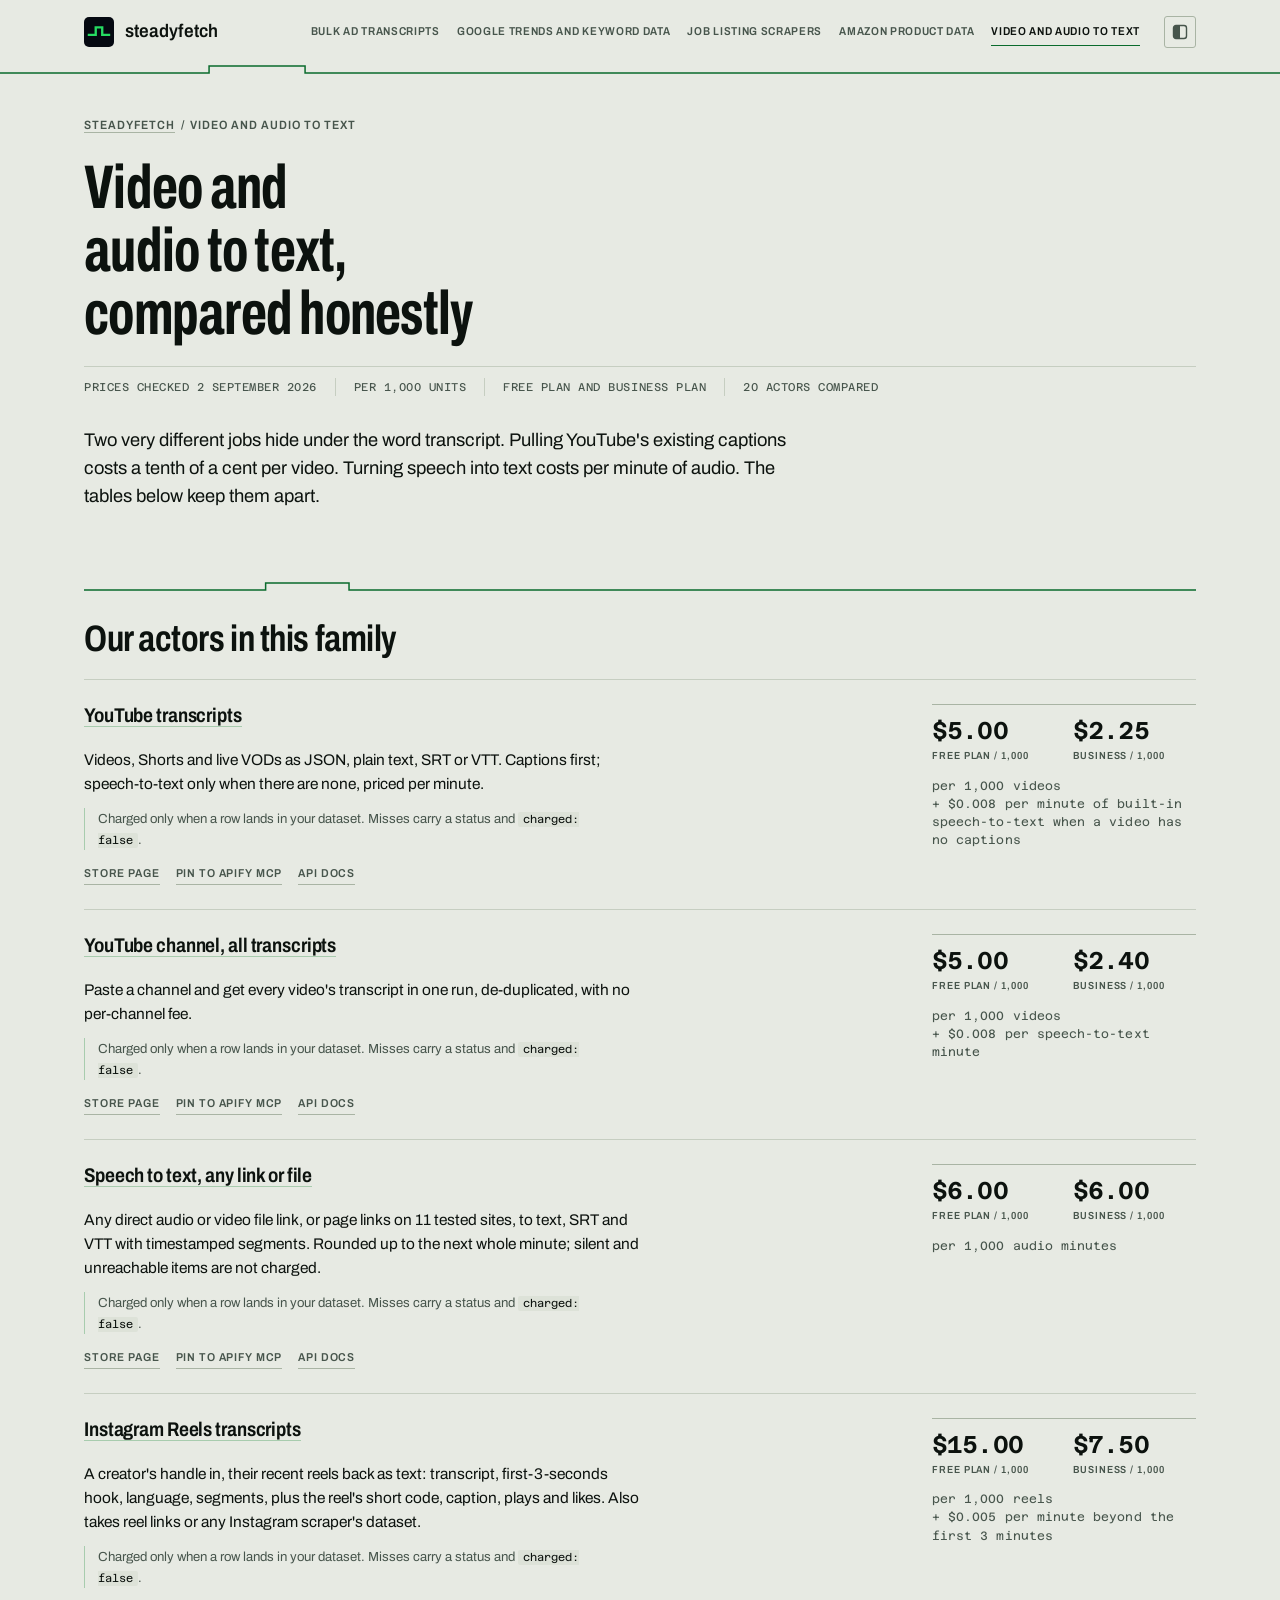
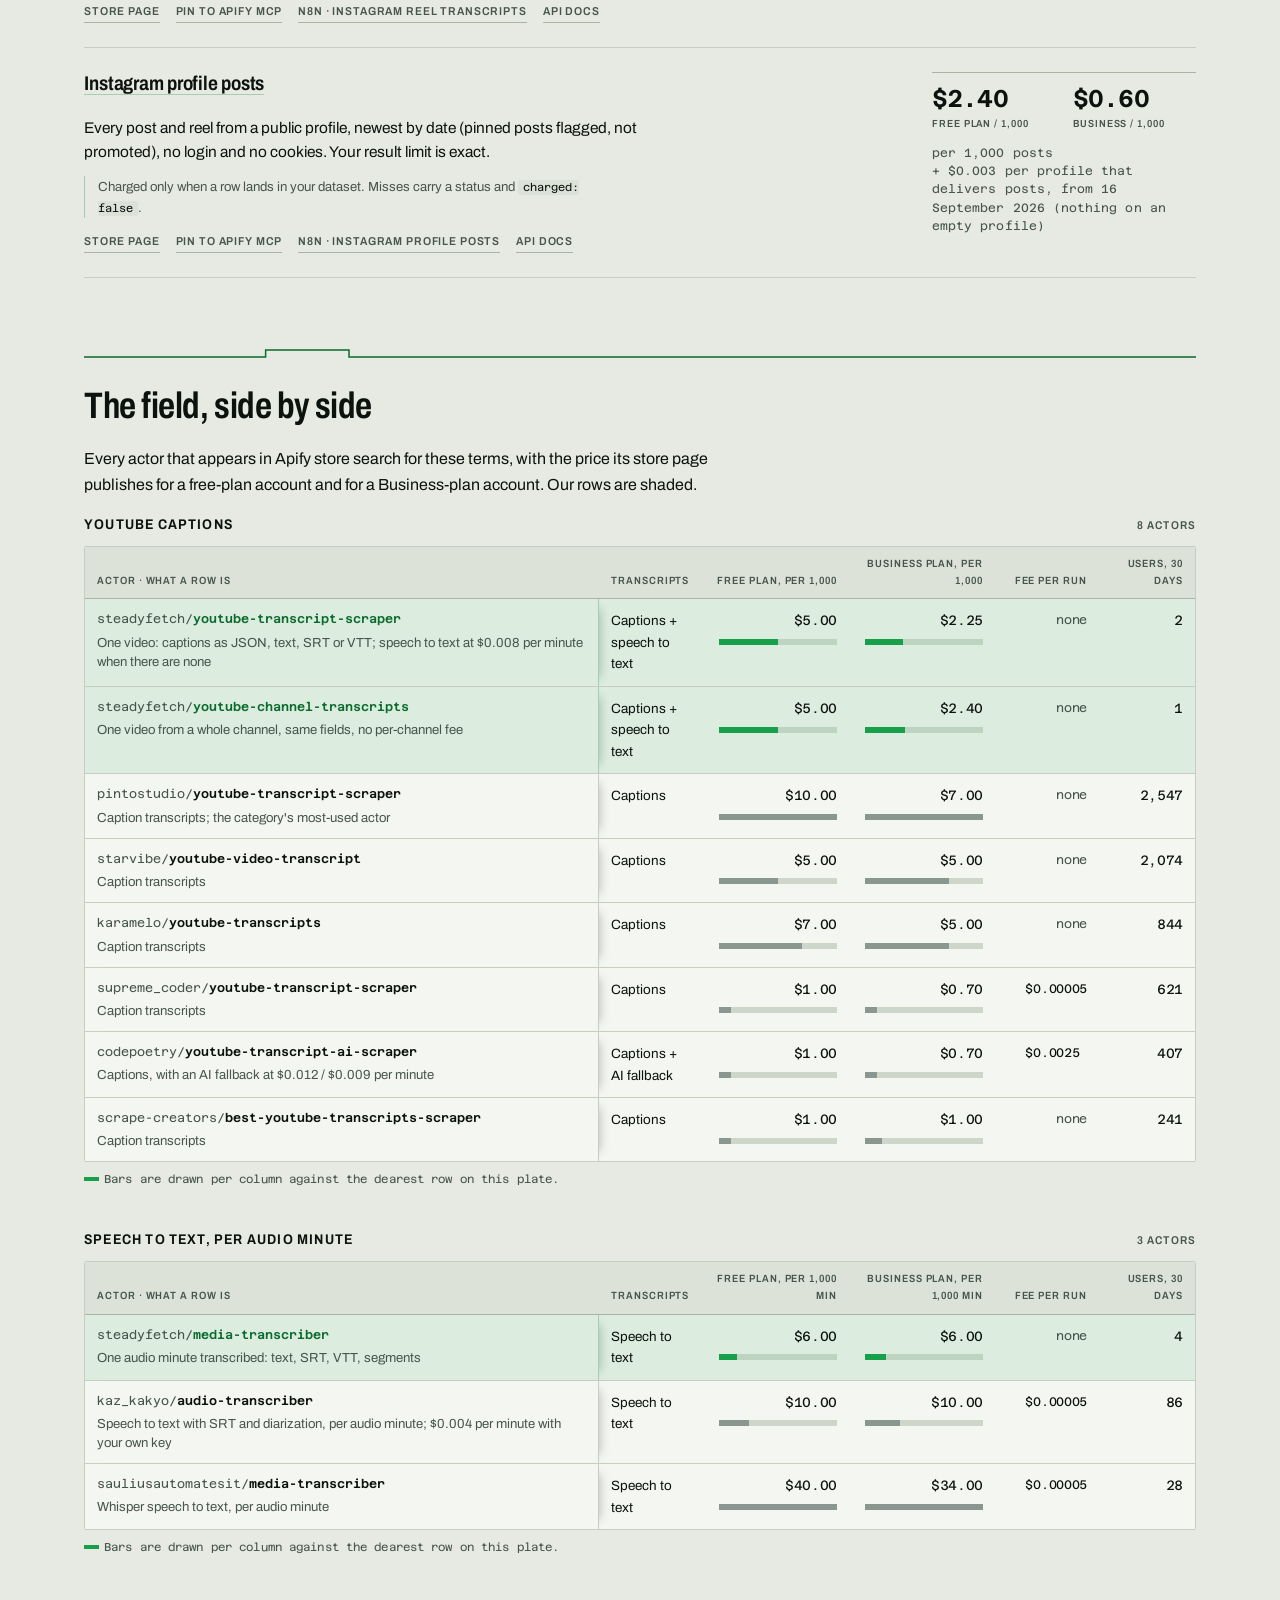
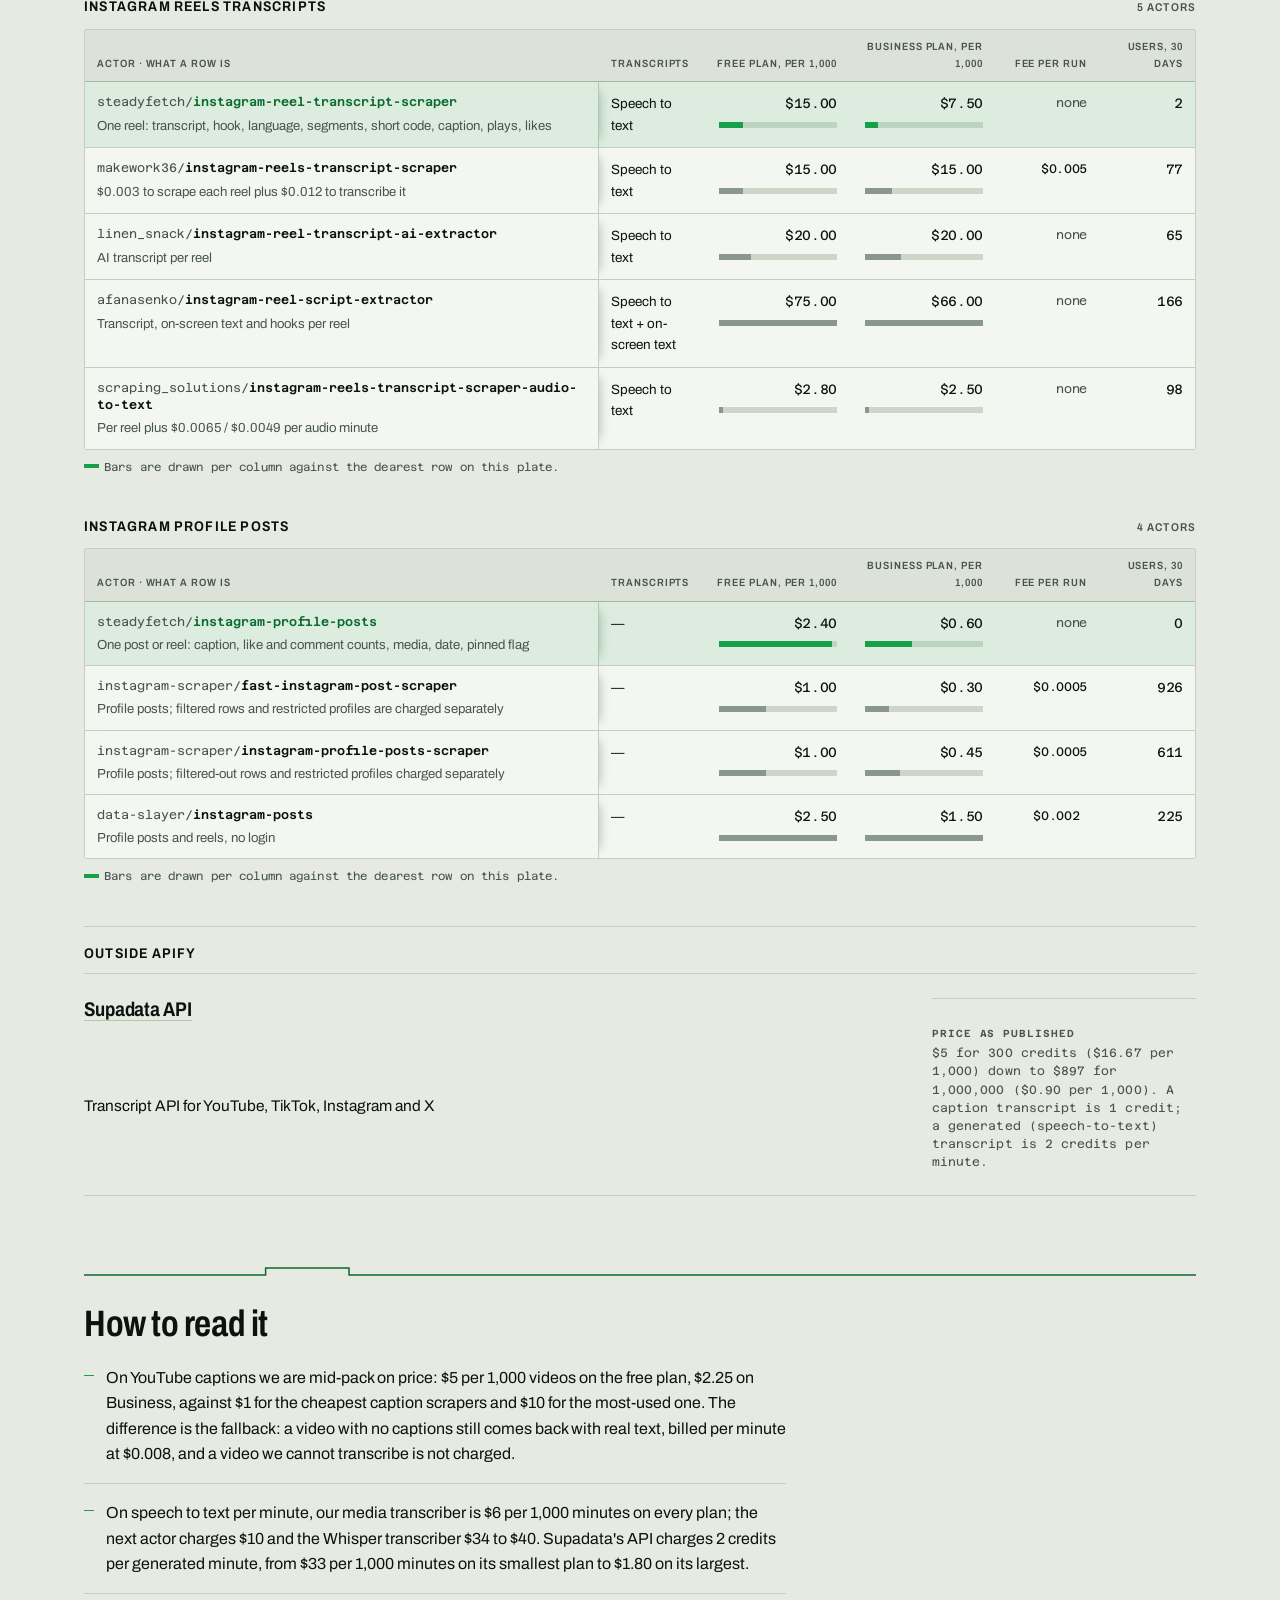
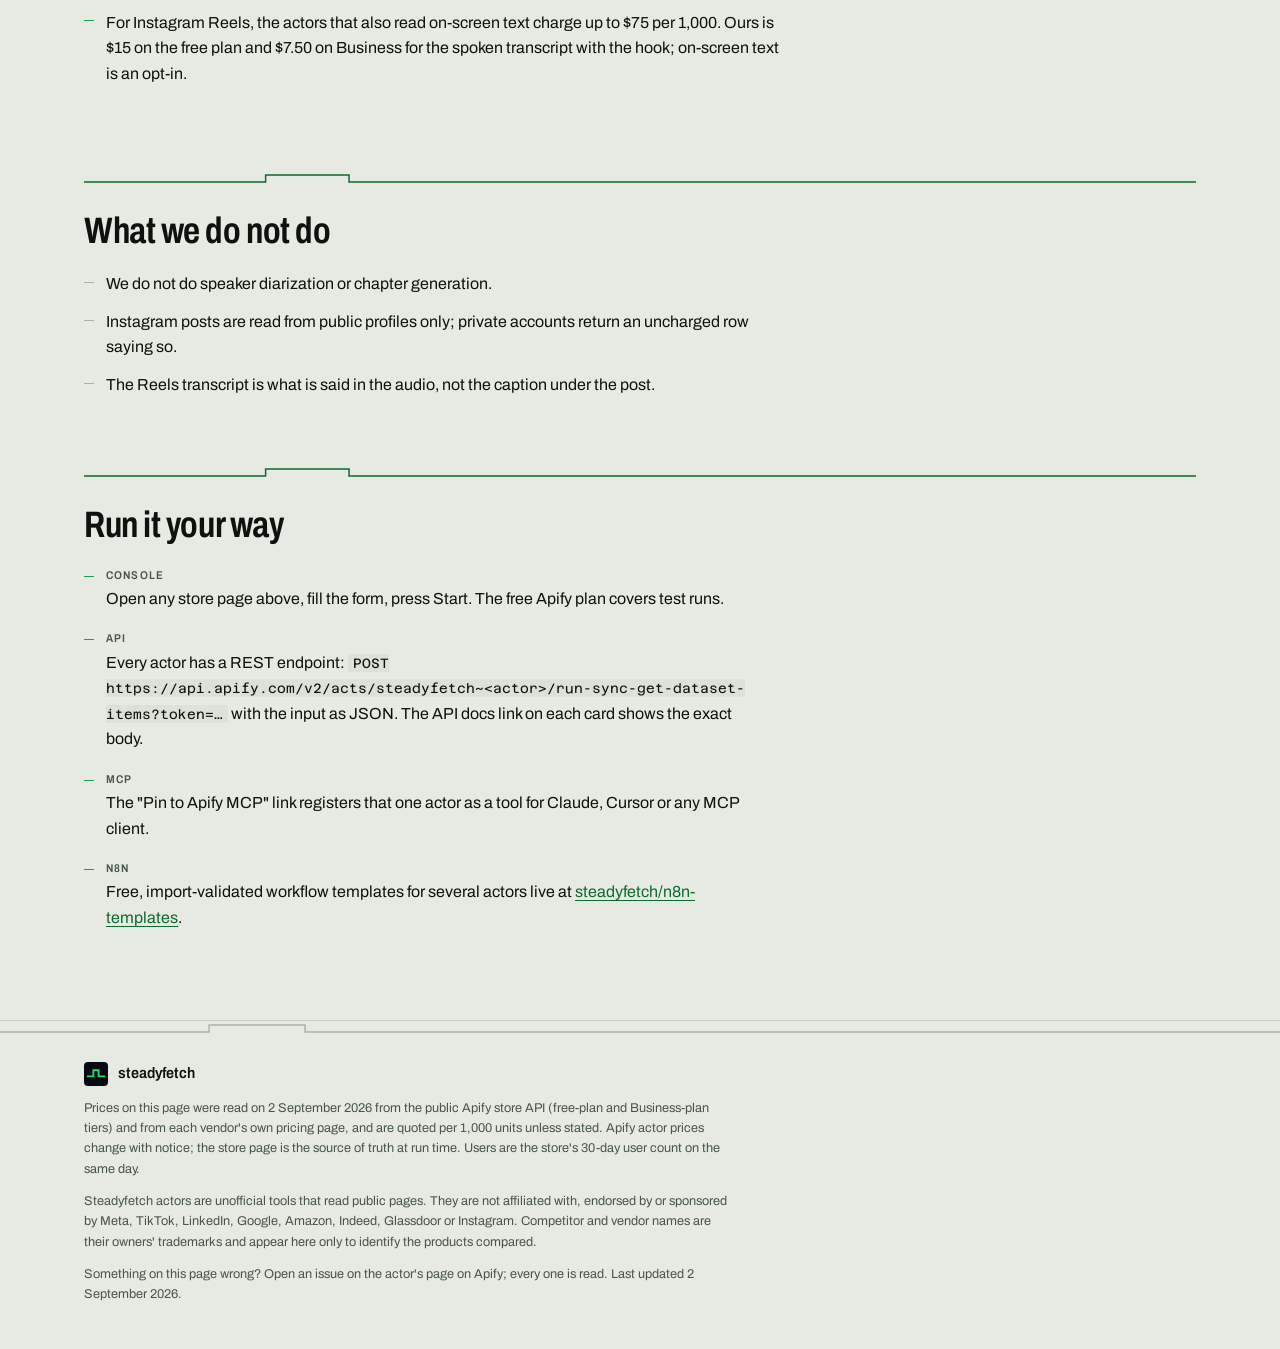
<file: youtube-media/index.html>
<!doctype html>
<html lang="en">
<head>
<meta charset="utf-8">
<meta name="viewport" content="width=device-width, initial-scale=1">
<title>YouTube transcript, Instagram Reels transcript and speech-to-text scrapers compared</title>
<meta name="description" content="YouTube caption scrapers, Instagram Reels transcript actors, Whisper-style media transcribers and the Supadata API compared on price per thousand videos or minutes. Prices checked 2 September 2026.">
<link rel="canonical" href="https://steadyfetch.com/youtube-media/">
<meta property="og:title" content="YouTube transcript, Instagram Reels transcript and speech-to-text scrapers compared">
<meta property="og:description" content="YouTube caption scrapers, Instagram Reels transcript actors, Whisper-style media transcribers and the Supadata API compared on price per thousand videos or minutes. Prices checked 2 September 2026.">
<meta property="og:url" content="https://steadyfetch.com/youtube-media/">
<meta property="og:type" content="article">
<meta property="og:image" content="https://steadyfetch.com/brand/og.png">
<meta property="og:image:width" content="1200">
<meta property="og:image:height" content="630">
<meta property="og:site_name" content="Steadyfetch">
<meta name="twitter:card" content="summary_large_image">
<meta name="robots" content="index,follow">
<meta name="theme-color" content="#e7eae3" media="(prefers-color-scheme: light)">
<meta name="theme-color" content="#050911" media="(prefers-color-scheme: dark)">
<link rel="icon" href="/brand/favicon.ico" sizes="32x32">
<link rel="icon" href="/brand/icon.svg" type="image/svg+xml">
<link rel="apple-touch-icon" href="/brand/apple-touch-icon.png">
<script>try{var t=localStorage.getItem("sf-theme");if(t==="dark"||t==="light")document.documentElement.setAttribute("data-theme",t)}catch(e){}</script>
<link rel="preload" href="/brand/fonts/archivo-var.woff2" as="font" type="font/woff2" crossorigin>
<link rel="preload" href="/brand/fonts/azeret-var.woff2" as="font" type="font/woff2" crossorigin>
<link rel="stylesheet" href="/style.css">
<script type="application/ld+json">{"@context":"https://schema.org","@type":"WebPage","name":"YouTube transcript, Instagram Reels transcript and speech-to-text scrapers compared","description":"YouTube caption scrapers, Instagram Reels transcript actors, Whisper-style media transcribers and the Supadata API compared on price per thousand videos or minutes. Prices checked 2 September 2026.","url":"https://steadyfetch.com/youtube-media/","dateModified":"2026-09-02","isPartOf":{"@type":"WebSite","name":"Steadyfetch","url":"https://steadyfetch.com"},"about":[{"@type":"SoftwareApplication","name":"YouTube transcripts","url":"https://apify.com/steadyfetch/youtube-transcript-scraper","applicationCategory":"DeveloperApplication","offers":{"@type":"Offer","price":0.005,"priceCurrency":"USD","description":"per video, free plan"}},{"@type":"SoftwareApplication","name":"YouTube channel, all transcripts","url":"https://apify.com/steadyfetch/youtube-channel-transcripts","applicationCategory":"DeveloperApplication","offers":{"@type":"Offer","price":0.005,"priceCurrency":"USD","description":"per video, free plan"}},{"@type":"SoftwareApplication","name":"Speech to text, any link or file","url":"https://apify.com/steadyfetch/media-transcriber","applicationCategory":"DeveloperApplication","offers":{"@type":"Offer","price":0.006,"priceCurrency":"USD","description":"per audio minute, free plan"}},{"@type":"SoftwareApplication","name":"Instagram Reels transcripts","url":"https://apify.com/steadyfetch/instagram-reel-transcript-scraper","applicationCategory":"DeveloperApplication","offers":{"@type":"Offer","price":0.015,"priceCurrency":"USD","description":"per reel, free plan"}},{"@type":"SoftwareApplication","name":"Instagram profile posts","url":"https://apify.com/steadyfetch/instagram-profile-posts","applicationCategory":"DeveloperApplication","offers":{"@type":"Offer","price":0.0024,"priceCurrency":"USD","description":"per post, free plan"}}]}</script>
</head>
<body>
<!--
THESIS: a comparative plate, not a vendor comparison page: every actor in a family laid out as a
specimen at one shared scale, its price bar drawn even where ours is the longest. Refuses the
tick-and-cross "us vs them" table the category ships.
OWN-WORLD: the plate ground runs edge to edge (herbarium stock in light, the brand's own #050911
in dark); one ink, one accent (steadyfetch green), hairline rules, ledger rows rather than cards —
the only framed objects on a page are the plates. Archivo condensed for titles, Azeret Mono for
every measured figure and every actor binomial, set at focal scale.
STORY: the visitor sees the field measured on one scale, finds the row that beats us, reads why,
and goes to a store page to run an actor.
FIRST VIEWPORT: plate title, the collection stamp (what was read, from where, when), the lead,
then the proof — two Indeed specimens at identical scale where the competitor wins 60 to 1.
FORM: candidate 4 of the grounded list (comparative field-guide plate); seed key 0838385b.
FINISH: unreviewed and undocumented is unfinished; this build ends with the finish review, the verdict, DESIGN.md, and every shipping raster carrying its provenance
-->
<a class="skip" href="#main">Skip to content</a>
<header class="top">
<div class="top-in">
<a class="lockup" href="/"><span class="plate-chip"><svg viewBox="0 0 512 512" width="100%" height="100%" aria-hidden="true" focusable="false"><path d="M64 306H200V177H311V306H447" fill="none" stroke="#26DC62" stroke-width="40"/></svg></span><span class="name">steadyfetch</span></a>
<nav aria-label="Comparison pages"><a href="/ad-transcripts/">Bulk ad transcripts</a><a href="/trends-keywords/">Google Trends and keyword data</a><a href="/jobs/">Job listing scrapers</a><a href="/amazon/">Amazon product data</a><a href="/youtube-media/" aria-current="page">Video and audio to text</a></nav>
<button class="theme" type="button" id="theme" aria-label="Switch colour theme"><svg viewBox="0 0 16 16" aria-hidden="true" focusable="false"><rect x="1.5" y="1.5" width="13" height="13" rx="2.5" fill="none" stroke="currentColor" stroke-width="1.4"/><path d="M8 1.5H4A2.5 2.5 0 0 0 1.5 4v8A2.5 2.5 0 0 0 4 14.5h4z" fill="currentColor"/></svg></button>
</div>
<svg class="pulse pulse--lead" viewBox="0 0 1200 14" preserveAspectRatio="none" aria-hidden="true" focusable="false"><path d="M0 11H196V4H286V11H1200"/></svg>
</header>
<main id="main">
<p class="crumbs"><a href="/">Steadyfetch</a><span class="sep">/</span>Video and audio to text</p>
<h1>Video and audio to text, compared honestly</h1>
<p class="stamp"><span>Prices checked 2 September 2026</span><span>Per 1,000 units</span><span>Free plan and Business plan</span><span>20 actors compared</span></p>
<p class="lead">Two very different jobs hide under the word transcript. Pulling YouTube's existing captions costs a tenth of a cent per video. Turning speech into text costs per minute of audio. The tables below keep them apart.</p>

<section class="section"><svg class="pulse" viewBox="0 0 1200 14" preserveAspectRatio="none" aria-hidden="true" focusable="false"><path d="M0 11H196V4H286V11H1200"/></svg>
<h2>Our actors in this family</h2>
<div class="ledger"><article class="act" id="youtube-transcript-scraper">
<h3><a href="https://apify.com/steadyfetch/youtube-transcript-scraper">YouTube transcripts</a></h3>
<div class="meter">
<div><b>$5.00</b><span class="label">Free plan / 1,000</span></div>
<div><b>$2.25</b><span class="label">Business / 1,000</span></div>
<p class="unitline">per 1,000 videos<span class="ext">+ $0.008 per minute of built-in speech-to-text when a video has no captions</span></p>
</div>
<div class="act-main">
<p class="returns">Videos, Shorts and live VODs as JSON, plain text, SRT or VTT. Captions first; speech-to-text only when there are none, priced per minute.</p>
<p class="law">Charged only when a row lands in your dataset. Misses carry a status and <code>charged: false</code>.</p>
<p class="links"><a href="https://apify.com/steadyfetch/youtube-transcript-scraper">Store page</a> <a href="https://mcp.apify.com?tools=steadyfetch/youtube-transcript-scraper">Pin to Apify MCP</a> <a href="https://apify.com/steadyfetch/youtube-transcript-scraper/api">API docs</a></p>
</div>
</article>
<article class="act" id="youtube-channel-transcripts">
<h3><a href="https://apify.com/steadyfetch/youtube-channel-transcripts">YouTube channel, all transcripts</a></h3>
<div class="meter">
<div><b>$5.00</b><span class="label">Free plan / 1,000</span></div>
<div><b>$2.40</b><span class="label">Business / 1,000</span></div>
<p class="unitline">per 1,000 videos<span class="ext">+ $0.008 per speech-to-text minute</span></p>
</div>
<div class="act-main">
<p class="returns">Paste a channel and get every video's transcript in one run, de-duplicated, with no per-channel fee.</p>
<p class="law">Charged only when a row lands in your dataset. Misses carry a status and <code>charged: false</code>.</p>
<p class="links"><a href="https://apify.com/steadyfetch/youtube-channel-transcripts">Store page</a> <a href="https://mcp.apify.com?tools=steadyfetch/youtube-channel-transcripts">Pin to Apify MCP</a> <a href="https://apify.com/steadyfetch/youtube-channel-transcripts/api">API docs</a></p>
</div>
</article>
<article class="act" id="media-transcriber">
<h3><a href="https://apify.com/steadyfetch/media-transcriber">Speech to text, any link or file</a></h3>
<div class="meter">
<div><b>$6.00</b><span class="label">Free plan / 1,000</span></div>
<div><b>$6.00</b><span class="label">Business / 1,000</span></div>
<p class="unitline">per 1,000 audio minutes</p>
</div>
<div class="act-main">
<p class="returns">Any direct audio or video file link, or page links on 11 tested sites, to text, SRT and VTT with timestamped segments. Rounded up to the next whole minute; silent and unreachable items are not charged.</p>
<p class="law">Charged only when a row lands in your dataset. Misses carry a status and <code>charged: false</code>.</p>
<p class="links"><a href="https://apify.com/steadyfetch/media-transcriber">Store page</a> <a href="https://mcp.apify.com?tools=steadyfetch/media-transcriber">Pin to Apify MCP</a> <a href="https://apify.com/steadyfetch/media-transcriber/api">API docs</a></p>
</div>
</article>
<article class="act" id="instagram-reel-transcript-scraper">
<h3><a href="https://apify.com/steadyfetch/instagram-reel-transcript-scraper">Instagram Reels transcripts</a></h3>
<div class="meter">
<div><b>$15.00</b><span class="label">Free plan / 1,000</span></div>
<div><b>$7.50</b><span class="label">Business / 1,000</span></div>
<p class="unitline">per 1,000 reels<span class="ext">+ $0.005 per minute beyond the first 3 minutes</span></p>
</div>
<div class="act-main">
<p class="returns">A creator's handle in, their recent reels back as text: transcript, first-3-seconds hook, language, segments, plus the reel's short code, caption, plays and likes. Also takes reel links or any Instagram scraper's dataset.</p>
<p class="law">Charged only when a row lands in your dataset. Misses carry a status and <code>charged: false</code>.</p>
<p class="links"><a href="https://apify.com/steadyfetch/instagram-reel-transcript-scraper">Store page</a> <a href="https://mcp.apify.com?tools=steadyfetch/instagram-reel-transcript-scraper">Pin to Apify MCP</a> <a href="https://github.com/steadyfetch/n8n-templates/blob/master/instagram-reel-transcripts.workflow.json">n8n · instagram reel transcripts</a> <a href="https://apify.com/steadyfetch/instagram-reel-transcript-scraper/api">API docs</a></p>
</div>
</article>
<article class="act" id="instagram-profile-posts">
<h3><a href="https://apify.com/steadyfetch/instagram-profile-posts">Instagram profile posts</a></h3>
<div class="meter">
<div><b>$2.40</b><span class="label">Free plan / 1,000</span></div>
<div><b>$0.60</b><span class="label">Business / 1,000</span></div>
<p class="unitline">per 1,000 posts<span class="ext">+ $0.003 per profile that delivers posts, from 16 September 2026 (nothing on an empty profile)</span></p>
</div>
<div class="act-main">
<p class="returns">Every post and reel from a public profile, newest by date (pinned posts flagged, not promoted), no login and no cookies. Your result limit is exact.</p>
<p class="law">Charged only when a row lands in your dataset. Misses carry a status and <code>charged: false</code>.</p>
<p class="links"><a href="https://apify.com/steadyfetch/instagram-profile-posts">Store page</a> <a href="https://mcp.apify.com?tools=steadyfetch/instagram-profile-posts">Pin to Apify MCP</a> <a href="https://github.com/steadyfetch/n8n-templates/blob/master/instagram-profile-posts.workflow.json">n8n · instagram profile posts</a> <a href="https://apify.com/steadyfetch/instagram-profile-posts/api">API docs</a></p>
</div>
</article></div>
</section>

<section class="section"><svg class="pulse" viewBox="0 0 1200 14" preserveAspectRatio="none" aria-hidden="true" focusable="false"><path d="M0 11H196V4H286V11H1200"/></svg>
<h2>The field, side by side</h2>
<p>Every actor that appears in Apify store search for these terms, with the price its store page publishes for a free-plan account and for a Business-plan account. Our rows are shaded.</p>
<section class="plate">
<div class="plate-head"><h3 id="youtube-media-plate-0">YouTube captions</h3><span class="label">8 actors</span></div>
<div class="plate-scroll has-tx" role="region" tabindex="0" aria-labelledby="youtube-media-plate-0">
<table>
<colgroup><col class="c-id"><col class="c-tx"><col class="c-n"><col class="c-n"><col class="c-fee"><col class="c-u"></colgroup>
<thead><tr><th scope="col">Actor · what a row is</th><th scope="col">Transcripts</th><th scope="col" class="num">Free plan, per 1,000</th><th scope="col" class="num">Business plan, per 1,000</th><th scope="col" class="num">Fee per run</th><th scope="col" class="num">Users, 30 days</th></tr></thead>
<tbody><tr class="us">
<th scope="row"><a class="bi" href="https://apify.com/steadyfetch/youtube-transcript-scraper"><span class="acct">steadyfetch</span><span class="slash">/</span><wbr><span class="slug">youtube-transcript-scraper</span></a><span class="diag">One video: captions as JSON, text, SRT or VTT; speech to text at $0.008 per minute when there are none</span></th><td class="tx">Captions + speech to text</td>
<td class="num"><span class="v">$5.00</span><span class="gauge"><span style="--w:50.0%"></span></span></td>
<td class="num"><span class="v">$2.25</span><span class="gauge"><span style="--w:32.1%"></span></span></td>
<td class="num fee"><span class="none">none</span></td>
<td class="num">2</td>
</tr>
<tr class="us">
<th scope="row"><a class="bi" href="https://apify.com/steadyfetch/youtube-channel-transcripts"><span class="acct">steadyfetch</span><span class="slash">/</span><wbr><span class="slug">youtube-channel-transcripts</span></a><span class="diag">One video from a whole channel, same fields, no per-channel fee</span></th><td class="tx">Captions + speech to text</td>
<td class="num"><span class="v">$5.00</span><span class="gauge"><span style="--w:50.0%"></span></span></td>
<td class="num"><span class="v">$2.40</span><span class="gauge"><span style="--w:34.3%"></span></span></td>
<td class="num fee"><span class="none">none</span></td>
<td class="num">1</td>
</tr>
<tr>
<th scope="row"><a class="bi" href="https://apify.com/pintostudio/youtube-transcript-scraper" rel="nofollow"><span class="acct">pintostudio</span><span class="slash">/</span><wbr><span class="slug">youtube-transcript-scraper</span></a><span class="diag">Caption transcripts; the category's most-used actor</span></th><td class="tx">Captions</td>
<td class="num"><span class="v">$10.00</span><span class="gauge"><span style="--w:100.0%"></span></span></td>
<td class="num"><span class="v">$7.00</span><span class="gauge"><span style="--w:100.0%"></span></span></td>
<td class="num fee"><span class="none">none</span></td>
<td class="num">2,547</td>
</tr>
<tr>
<th scope="row"><a class="bi" href="https://apify.com/starvibe/youtube-video-transcript" rel="nofollow"><span class="acct">starvibe</span><span class="slash">/</span><wbr><span class="slug">youtube-video-transcript</span></a><span class="diag">Caption transcripts</span></th><td class="tx">Captions</td>
<td class="num"><span class="v">$5.00</span><span class="gauge"><span style="--w:50.0%"></span></span></td>
<td class="num"><span class="v">$5.00</span><span class="gauge"><span style="--w:71.4%"></span></span></td>
<td class="num fee"><span class="none">none</span></td>
<td class="num">2,074</td>
</tr>
<tr>
<th scope="row"><a class="bi" href="https://apify.com/karamelo/youtube-transcripts" rel="nofollow"><span class="acct">karamelo</span><span class="slash">/</span><wbr><span class="slug">youtube-transcripts</span></a><span class="diag">Caption transcripts</span></th><td class="tx">Captions</td>
<td class="num"><span class="v">$7.00</span><span class="gauge"><span style="--w:70.0%"></span></span></td>
<td class="num"><span class="v">$5.00</span><span class="gauge"><span style="--w:71.4%"></span></span></td>
<td class="num fee"><span class="none">none</span></td>
<td class="num">844</td>
</tr>
<tr>
<th scope="row"><a class="bi" href="https://apify.com/supreme_coder/youtube-transcript-scraper" rel="nofollow"><span class="acct">supreme_coder</span><span class="slash">/</span><wbr><span class="slug">youtube-transcript-scraper</span></a><span class="diag">Caption transcripts</span></th><td class="tx">Captions</td>
<td class="num"><span class="v">$1.00</span><span class="gauge"><span style="--w:10.0%"></span></span></td>
<td class="num"><span class="v">$0.70</span><span class="gauge"><span style="--w:10.0%"></span></span></td>
<td class="num fee">$0.00005</td>
<td class="num">621</td>
</tr>
<tr>
<th scope="row"><a class="bi" href="https://apify.com/codepoetry/youtube-transcript-ai-scraper" rel="nofollow"><span class="acct">codepoetry</span><span class="slash">/</span><wbr><span class="slug">youtube-transcript-ai-scraper</span></a><span class="diag">Captions, with an AI fallback at $0.012 / $0.009 per minute</span></th><td class="tx">Captions + AI fallback</td>
<td class="num"><span class="v">$1.00</span><span class="gauge"><span style="--w:10.0%"></span></span></td>
<td class="num"><span class="v">$0.70</span><span class="gauge"><span style="--w:10.0%"></span></span></td>
<td class="num fee">$0.0025 </td>
<td class="num">407</td>
</tr>
<tr>
<th scope="row"><a class="bi" href="https://apify.com/scrape-creators/best-youtube-transcripts-scraper" rel="nofollow"><span class="acct">scrape-creators</span><span class="slash">/</span><wbr><span class="slug">best-youtube-transcripts-scraper</span></a><span class="diag">Caption transcripts</span></th><td class="tx">Captions</td>
<td class="num"><span class="v">$1.00</span><span class="gauge"><span style="--w:10.0%"></span></span></td>
<td class="num"><span class="v">$1.00</span><span class="gauge"><span style="--w:14.3%"></span></span></td>
<td class="num fee"><span class="none">none</span></td>
<td class="num">241</td>
</tr></tbody>
</table>
</div>
<p class="scale-note"><span class="swatch"></span>Bars are drawn per column against the dearest row on this plate.</p>
</section>
<section class="plate">
<div class="plate-head"><h3 id="youtube-media-plate-1">Speech to text, per audio minute</h3><span class="label">3 actors</span></div>
<div class="plate-scroll has-tx" role="region" tabindex="0" aria-labelledby="youtube-media-plate-1">
<table>
<colgroup><col class="c-id"><col class="c-tx"><col class="c-n"><col class="c-n"><col class="c-fee"><col class="c-u"></colgroup>
<thead><tr><th scope="col">Actor · what a row is</th><th scope="col">Transcripts</th><th scope="col" class="num">Free plan, per 1,000 min</th><th scope="col" class="num">Business plan, per 1,000 min</th><th scope="col" class="num">Fee per run</th><th scope="col" class="num">Users, 30 days</th></tr></thead>
<tbody><tr class="us">
<th scope="row"><a class="bi" href="https://apify.com/steadyfetch/media-transcriber"><span class="acct">steadyfetch</span><span class="slash">/</span><wbr><span class="slug">media-transcriber</span></a><span class="diag">One audio minute transcribed: text, SRT, VTT, segments</span></th><td class="tx">Speech to text</td>
<td class="num"><span class="v">$6.00</span><span class="gauge"><span style="--w:15.0%"></span></span></td>
<td class="num"><span class="v">$6.00</span><span class="gauge"><span style="--w:17.6%"></span></span></td>
<td class="num fee"><span class="none">none</span></td>
<td class="num">4</td>
</tr>
<tr>
<th scope="row"><a class="bi" href="https://apify.com/kaz_kakyo/audio-transcriber" rel="nofollow"><span class="acct">kaz_kakyo</span><span class="slash">/</span><wbr><span class="slug">audio-transcriber</span></a><span class="diag">Speech to text with SRT and diarization, per audio minute; $0.004 per minute with your own key</span></th><td class="tx">Speech to text</td>
<td class="num"><span class="v">$10.00</span><span class="gauge"><span style="--w:25.0%"></span></span></td>
<td class="num"><span class="v">$10.00</span><span class="gauge"><span style="--w:29.4%"></span></span></td>
<td class="num fee">$0.00005</td>
<td class="num">86</td>
</tr>
<tr>
<th scope="row"><a class="bi" href="https://apify.com/sauliusautomatesit/media-transcriber" rel="nofollow"><span class="acct">sauliusautomatesit</span><span class="slash">/</span><wbr><span class="slug">media-transcriber</span></a><span class="diag">Whisper speech to text, per audio minute</span></th><td class="tx">Speech to text</td>
<td class="num"><span class="v">$40.00</span><span class="gauge"><span style="--w:100.0%"></span></span></td>
<td class="num"><span class="v">$34.00</span><span class="gauge"><span style="--w:100.0%"></span></span></td>
<td class="num fee">$0.00005</td>
<td class="num">28</td>
</tr></tbody>
</table>
</div>
<p class="scale-note"><span class="swatch"></span>Bars are drawn per column against the dearest row on this plate.</p>
</section>
<section class="plate">
<div class="plate-head"><h3 id="youtube-media-plate-2">Instagram Reels transcripts</h3><span class="label">5 actors</span></div>
<div class="plate-scroll has-tx" role="region" tabindex="0" aria-labelledby="youtube-media-plate-2">
<table>
<colgroup><col class="c-id"><col class="c-tx"><col class="c-n"><col class="c-n"><col class="c-fee"><col class="c-u"></colgroup>
<thead><tr><th scope="col">Actor · what a row is</th><th scope="col">Transcripts</th><th scope="col" class="num">Free plan, per 1,000</th><th scope="col" class="num">Business plan, per 1,000</th><th scope="col" class="num">Fee per run</th><th scope="col" class="num">Users, 30 days</th></tr></thead>
<tbody><tr class="us">
<th scope="row"><a class="bi" href="https://apify.com/steadyfetch/instagram-reel-transcript-scraper"><span class="acct">steadyfetch</span><span class="slash">/</span><wbr><span class="slug">instagram-reel-transcript-scraper</span></a><span class="diag">One reel: transcript, hook, language, segments, short code, caption, plays, likes</span></th><td class="tx">Speech to text</td>
<td class="num"><span class="v">$15.00</span><span class="gauge"><span style="--w:20.0%"></span></span></td>
<td class="num"><span class="v">$7.50</span><span class="gauge"><span style="--w:11.4%"></span></span></td>
<td class="num fee"><span class="none">none</span></td>
<td class="num">2</td>
</tr>
<tr>
<th scope="row"><a class="bi" href="https://apify.com/makework36/instagram-reels-transcript-scraper" rel="nofollow"><span class="acct">makework36</span><span class="slash">/</span><wbr><span class="slug">instagram-reels-transcript-scraper</span></a><span class="diag">$0.003 to scrape each reel plus $0.012 to transcribe it</span></th><td class="tx">Speech to text</td>
<td class="num"><span class="v">$15.00</span><span class="gauge"><span style="--w:20.0%"></span></span></td>
<td class="num"><span class="v">$15.00</span><span class="gauge"><span style="--w:22.7%"></span></span></td>
<td class="num fee">$0.005</td>
<td class="num">77</td>
</tr>
<tr>
<th scope="row"><a class="bi" href="https://apify.com/linen_snack/instagram-reel-transcript-ai-extractor" rel="nofollow"><span class="acct">linen_snack</span><span class="slash">/</span><wbr><span class="slug">instagram-reel-transcript-ai-extractor</span></a><span class="diag">AI transcript per reel</span></th><td class="tx">Speech to text</td>
<td class="num"><span class="v">$20.00</span><span class="gauge"><span style="--w:26.7%"></span></span></td>
<td class="num"><span class="v">$20.00</span><span class="gauge"><span style="--w:30.3%"></span></span></td>
<td class="num fee"><span class="none">none</span></td>
<td class="num">65</td>
</tr>
<tr>
<th scope="row"><a class="bi" href="https://apify.com/afanasenko/instagram-reel-script-extractor" rel="nofollow"><span class="acct">afanasenko</span><span class="slash">/</span><wbr><span class="slug">instagram-reel-script-extractor</span></a><span class="diag">Transcript, on-screen text and hooks per reel</span></th><td class="tx">Speech to text + on-screen text</td>
<td class="num"><span class="v">$75.00</span><span class="gauge"><span style="--w:100.0%"></span></span></td>
<td class="num"><span class="v">$66.00</span><span class="gauge"><span style="--w:100.0%"></span></span></td>
<td class="num fee"><span class="none">none</span></td>
<td class="num">166</td>
</tr>
<tr>
<th scope="row"><a class="bi" href="https://apify.com/scraping_solutions/instagram-reels-transcript-scraper-audio-to-text" rel="nofollow"><span class="acct">scraping_solutions</span><span class="slash">/</span><wbr><span class="slug">instagram-reels-transcript-scraper-audio-to-text</span></a><span class="diag">Per reel plus $0.0065 / $0.0049 per audio minute</span></th><td class="tx">Speech to text</td>
<td class="num"><span class="v">$2.80</span><span class="gauge"><span style="--w:3.7%"></span></span></td>
<td class="num"><span class="v">$2.50</span><span class="gauge"><span style="--w:3.8%"></span></span></td>
<td class="num fee"><span class="none">none</span></td>
<td class="num">98</td>
</tr></tbody>
</table>
</div>
<p class="scale-note"><span class="swatch"></span>Bars are drawn per column against the dearest row on this plate.</p>
</section>
<section class="plate">
<div class="plate-head"><h3 id="youtube-media-plate-3">Instagram profile posts</h3><span class="label">4 actors</span></div>
<div class="plate-scroll has-tx" role="region" tabindex="0" aria-labelledby="youtube-media-plate-3">
<table>
<colgroup><col class="c-id"><col class="c-tx"><col class="c-n"><col class="c-n"><col class="c-fee"><col class="c-u"></colgroup>
<thead><tr><th scope="col">Actor · what a row is</th><th scope="col">Transcripts</th><th scope="col" class="num">Free plan, per 1,000</th><th scope="col" class="num">Business plan, per 1,000</th><th scope="col" class="num">Fee per run</th><th scope="col" class="num">Users, 30 days</th></tr></thead>
<tbody><tr class="us">
<th scope="row"><a class="bi" href="https://apify.com/steadyfetch/instagram-profile-posts"><span class="acct">steadyfetch</span><span class="slash">/</span><wbr><span class="slug">instagram-profile-posts</span></a><span class="diag">One post or reel: caption, like and comment counts, media, date, pinned flag</span></th><td class="tx">—</td>
<td class="num"><span class="v">$2.40</span><span class="gauge"><span style="--w:96.0%"></span></span></td>
<td class="num"><span class="v">$0.60</span><span class="gauge"><span style="--w:40.0%"></span></span></td>
<td class="num fee"><span class="none">none</span></td>
<td class="num">0</td>
</tr>
<tr>
<th scope="row"><a class="bi" href="https://apify.com/instagram-scraper/fast-instagram-post-scraper" rel="nofollow"><span class="acct">instagram-scraper</span><span class="slash">/</span><wbr><span class="slug">fast-instagram-post-scraper</span></a><span class="diag">Profile posts; filtered rows and restricted profiles are charged separately</span></th><td class="tx">—</td>
<td class="num"><span class="v">$1.00</span><span class="gauge"><span style="--w:40.0%"></span></span></td>
<td class="num"><span class="v">$0.30</span><span class="gauge"><span style="--w:20.0%"></span></span></td>
<td class="num fee">$0.0005</td>
<td class="num">926</td>
</tr>
<tr>
<th scope="row"><a class="bi" href="https://apify.com/instagram-scraper/instagram-profile-posts-scraper" rel="nofollow"><span class="acct">instagram-scraper</span><span class="slash">/</span><wbr><span class="slug">instagram-profile-posts-scraper</span></a><span class="diag">Profile posts; filtered-out rows and restricted profiles charged separately</span></th><td class="tx">—</td>
<td class="num"><span class="v">$1.00</span><span class="gauge"><span style="--w:40.0%"></span></span></td>
<td class="num"><span class="v">$0.45</span><span class="gauge"><span style="--w:30.0%"></span></span></td>
<td class="num fee">$0.0005</td>
<td class="num">611</td>
</tr>
<tr>
<th scope="row"><a class="bi" href="https://apify.com/data-slayer/instagram-posts" rel="nofollow"><span class="acct">data-slayer</span><span class="slash">/</span><wbr><span class="slug">instagram-posts</span></a><span class="diag">Profile posts and reels, no login</span></th><td class="tx">—</td>
<td class="num"><span class="v">$2.50</span><span class="gauge"><span style="--w:100.0%"></span></span></td>
<td class="num"><span class="v">$1.50</span><span class="gauge"><span style="--w:100.0%"></span></span></td>
<td class="num fee">$0.002 </td>
<td class="num">225</td>
</tr></tbody>
</table>
</div>
<p class="scale-note"><span class="swatch"></span>Bars are drawn per column against the dearest row on this plate.</p>
</section>
<h3 class="outside">Outside Apify</h3>
<div class="ledger"><article class="act vendor">
<h3><a href="https://supadata.ai/pricing" rel="nofollow">Supadata API</a></h3>
<div class="meter"><p class="unitline"><span class="label">Price as published</span>$5 for 300 credits ($16.67 per 1,000) down to $897 for 1,000,000 ($0.90 per 1,000). A caption transcript is 1 credit; a generated (speech-to-text) transcript is 2 credits per minute.</p></div>
<div class="act-main"><p class="returns">Transcript API for YouTube, TikTok, Instagram and X</p></div>
</article></div>
</section>

<section class="section"><svg class="pulse" viewBox="0 0 1200 14" preserveAspectRatio="none" aria-hidden="true" focusable="false"><path d="M0 11H196V4H286V11H1200"/></svg>
<h2>How to read it</h2>
<div class="key"><p>On YouTube captions we are mid-pack on price: $5 per 1,000 videos on the free plan, $2.25 on Business, against $1 for the cheapest caption scrapers and $10 for the most-used one. The difference is the fallback: a video with no captions still comes back with real text, billed per minute at $0.008, and a video we cannot transcribe is not charged.</p>
<p>On speech to text per minute, our media transcriber is $6 per 1,000 minutes on every plan; the next actor charges $10 and the Whisper transcriber $34 to $40. Supadata's API charges 2 credits per generated minute, from $33 per 1,000 minutes on its smallest plan to $1.80 on its largest.</p>
<p>For Instagram Reels, the actors that also read on-screen text charge up to $75 per 1,000. Ours is $15 on the free plan and $7.50 on Business for the spoken transcript with the hook; on-screen text is an opt-in.</p></div>
</section>

<section class="section"><svg class="pulse" viewBox="0 0 1200 14" preserveAspectRatio="none" aria-hidden="true" focusable="false"><path d="M0 11H196V4H286V11H1200"/></svg>
<h2>What we do not do</h2>
<ul class="list"><li>We do not do speaker diarization or chapter generation.</li><li>Instagram posts are read from public profiles only; private accounts return an uncharged row saying so.</li><li>The Reels transcript is what is said in the audio, not the caption under the post.</li></ul>
</section>

<section class="section"><svg class="pulse" viewBox="0 0 1200 14" preserveAspectRatio="none" aria-hidden="true" focusable="false"><path d="M0 11H196V4H286V11H1200"/></svg>
<h2>Run it your way</h2>
<ul class="list ways">
<li><b>Console</b>Open any store page above, fill the form, press Start. The free Apify plan covers test runs.</li>
<li><b>API</b>Every actor has a REST endpoint: <code>POST https://api.apify.com/v2/acts/steadyfetch~&lt;actor&gt;/run-sync-get-dataset-items?token=…</code> with the input as JSON. The API docs link on each card shows the exact body.</li>
<li><b>MCP</b>The "Pin to Apify MCP" link registers that one actor as a tool for Claude, Cursor or any MCP client.</li>
<li><b>n8n</b>Free, import-validated workflow templates for several actors live at <a href="https://github.com/steadyfetch/n8n-templates">steadyfetch/n8n-templates</a>.</li>
</ul>
</section>
</main>
<footer>
<svg class="pulse pulse--faint" viewBox="0 0 1200 14" preserveAspectRatio="none" aria-hidden="true" focusable="false"><path d="M0 11H196V4H286V11H1200"/></svg>
<div class="foot-in">
<p class="foot-mark"><span class="plate-chip"><svg viewBox="0 0 512 512" width="100%" height="100%" aria-hidden="true" focusable="false"><path d="M64 306H200V177H311V306H447" fill="none" stroke="#26DC62" stroke-width="40"/></svg></span><span class="name">steadyfetch</span></p>
<p>Prices on this page were read on 2 September 2026 from the public Apify store API (free-plan and Business-plan tiers) and from each vendor's own pricing page, and are quoted per 1,000 units unless stated. Apify actor prices change with notice; the store page is the source of truth at run time. Users are the store's 30-day user count on the same day.</p>
<p>Steadyfetch actors are unofficial tools that read public pages. They are not affiliated with, endorsed by or sponsored by Meta, TikTok, LinkedIn, Google, Amazon, Indeed, Glassdoor or Instagram. Competitor and vendor names are their owners' trademarks and appear here only to identify the products compared.</p>
<p>Something on this page wrong? Open an issue on the actor's page on Apify; every one is read. Last updated 2 September 2026.</p>
</div>
</footer>
<script>(function(){var b=document.getElementById("theme");if(!b)return;var r=document.documentElement;function lab(){var d=(r.getAttribute("data-theme")||(window.matchMedia&&window.matchMedia("(prefers-color-scheme: dark)").matches?"dark":"light"))==="dark";b.setAttribute("aria-label",d?"Switch to the light plate":"Switch to the dark plate")}lab();b.addEventListener("click",function(){var cur=r.getAttribute("data-theme")||(window.matchMedia&&window.matchMedia("(prefers-color-scheme: dark)").matches?"dark":"light");var next=cur==="dark"?"light":"dark";r.setAttribute("data-theme",next);try{localStorage.setItem("sf-theme",next)}catch(e){}lab()})})();</script>
</body>
</html>
</file>
<file: style.css>
/* steadyfetch — the comparative plate.
   Specimens of one genus laid out at identical scale, each with its measurement
   under it and the diagnostic named beside it. The plate ground owns the page;
   one ink, one accent, hierarchy from scale and rule weight only. Ledger rows,
   not cards: the only framed objects on a page are the plates themselves. */

/* Self-hosted, subsetted variable woff2 (SIL OFL). Same origin and preloaded, so Archivo is
   present at first paint on a cold load; swap plus the metric-matched fallbacks below covers
   the window without moving a heading. Font bytes sit outside the HTML+CSS budget. */
@font-face {
  font-family: Archivo;
  src: url(/brand/fonts/archivo-var.woff2) format("woff2");
  font-weight: 400 700; font-stretch: 62% 125%; font-style: normal; font-display: swap;
}
@font-face {
  font-family: "Azeret Mono";
  src: url(/brand/fonts/azeret-var.woff2) format("woff2");
  font-weight: 400 600; font-style: normal; font-display: swap;
}

/* Metric-matched fallbacks: the fallback face carries Archivo's and Azeret's own
   vertical metrics and average advance, so the webfont swap reflows nothing.
   Ratios measured from the shipped variable fonts against Arial/Liberation and
   DejaVu Sans Mono at wdth 100, wght 400. */
@font-face {
  font-family: "Archivo Fallback";
  src: local("Arial"), local("Helvetica Neue"), local("Liberation Sans");
  size-adjust: 98.7%; ascent-override: 87.8%; descent-override: 21%; line-gap-override: 0%;
}
@font-face {
  font-family: "Archivo Cond Fallback";        /* h1: Archivo wght 700 wdth 66 */
  src: local("Liberation Sans Bold"), local("Arial Bold"), local("Roboto"), local("Arial"), local("Helvetica");
  size-adjust: 70.5%; ascent-override: 124.5%; descent-override: 29.8%; line-gap-override: 0%;
}
@font-face {
  font-family: "Archivo Cond2 Fallback";       /* h2: Archivo wght 650 wdth 76 */
  src: local("Liberation Sans Bold"), local("Arial Bold"), local("Roboto"), local("Arial"), local("Helvetica");
  size-adjust: 77.7%; ascent-override: 113%; descent-override: 27%; line-gap-override: 0%;
}
@font-face {
  font-family: "Archivo Nav Fallback";         /* nav/labels: Archivo wght 600 wdth 86 */
  src: local("Liberation Sans Bold"), local("Arial Bold"), local("Roboto"), local("Arial"), local("Helvetica");
  size-adjust: 86.3%; ascent-override: 101.8%; descent-override: 24.3%; line-gap-override: 0%;
}
@font-face {
  font-family: "Azeret Fallback";
  src: local("DejaVu Sans Mono"), local("Menlo"), local("Consolas"), local("Courier New");
  size-adjust: 108%; ascent-override: 93.7%; descent-override: 23%; line-gap-override: 0%;
}

/* ---------- light: the plate as printed on herbarium stock ---------- */
:root {
  --plate: #e7eae3;
  --sheet: #f4f6f1;
  --band: #dde2d8;
  --row-hi: #e3e8dd;
  --ink: #0c120e;
  --ink-2: #47554c;
  --ink-3: #8a9790;
  --rule: #c6cec1;
  --rule-2: #a9b4a4;
  --mark: #0a6b2d;
  --mark-2: #17a04a;
  --us: #dcecdf;
  --us-rule: #a8ccae;
  --track: #cdd6c8;
  --track-us: #bcd4c0;
  --sticky-shadow: 10px 0 10px -10px rgba(12, 18, 14, .28);

  --page: 1160px;
  --step: 1.5px;
  --sans: Archivo, "Archivo Fallback", "Helvetica Neue", Helvetica, Arial, sans-serif;
  --mono: "Azeret Mono", "Azeret Fallback", ui-monospace, SFMono-Regular, Menlo, Consolas, monospace;
  --display: Archivo, "Archivo Cond Fallback", Arial, sans-serif;
  --display-2: Archivo, "Archivo Cond2 Fallback", Arial, sans-serif;
  --ui: Archivo, "Archivo Nav Fallback", "Helvetica Neue", Helvetica, Arial, sans-serif;
  --ease: cubic-bezier(.16, 1, .3, 1);
  color-scheme: light;
}

@media (prefers-color-scheme: dark) {
  :root:not([data-theme="light"]) {
    --plate: #050911;
    --sheet: #0a1019;
    --band: #101825;
    --row-hi: #121c29;
    --ink: #e4ebe5;
    --ink-2: #94a39c;
    --ink-3: #5c6b70;
    --rule: #1c2531;
    --rule-2: #2c3947;
    --mark: #26dc62;
    --mark-2: #26dc62;
    --us: #0a1c14;
    --us-rule: #1c5236;
    --track: #1b2530;
    --track-us: #123424;
    --sticky-shadow: 10px 0 10px -10px rgba(0, 0, 0, .55);
    color-scheme: dark;
  }
}

:root[data-theme="dark"] {
  --plate: #050911;
  --sheet: #0a1019;
  --band: #101825;
  --row-hi: #121c29;
  --ink: #e4ebe5;
  --ink-2: #94a39c;
  --ink-3: #5c6b70;
  --rule: #1c2531;
  --rule-2: #2c3947;
  --mark: #26dc62;
  --mark-2: #26dc62;
  --us: #0a1c14;
  --us-rule: #1c5236;
  --track: #1b2530;
  --track-us: #123424;
  --sticky-shadow: 10px 0 10px -10px rgba(0, 0, 0, .55);
  color-scheme: dark;
}

*, *::before, *::after { box-sizing: border-box; }
html { -webkit-text-size-adjust: 100%; }

body {
  margin: 0;
  background: var(--plate);
  color: var(--ink);
  font-family: var(--sans);
  font-size: 1rem;
  line-height: 1.6;
  font-synthesis-weight: none;
  scrollbar-color: var(--rule-2) transparent;
}

::selection { background: var(--mark); color: var(--plate); }

/* ---------- the pulse: the mark as structure ---------- */
.pulse { display: block; width: 100%; height: 14px; color: var(--mark); overflow: hidden; }
.pulse path { vector-effect: non-scaling-stroke; stroke: currentColor; stroke-width: var(--step); fill: none; }
.pulse--faint { color: var(--rule-2); }

@media (prefers-reduced-motion: no-preference) {
  .pulse--lead { clip-path: inset(0 100% 0 0); animation: wipe .9s var(--ease) .05s forwards; }
}
@keyframes wipe { to { clip-path: inset(0 0 0 0); } }

/* ---------- skip link ---------- */
.skip {
  position: absolute; left: 12px; top: -60px; z-index: 20;
  background: var(--ink); color: var(--plate);
  padding: 10px 16px; border-radius: 2px; font-weight: 600; text-decoration: none;
  transition: top .15s var(--ease);
}
.skip:focus-visible { top: 12px; outline: 2px solid var(--mark); outline-offset: 2px; }

/* ---------- header ---------- */
.top { background: var(--plate); }
.top-in {
  max-width: var(--page); margin: 0 auto;
  padding: 16px 24px 14px;
  display: flex; flex-wrap: nowrap; align-items: center; gap: 12px 24px;
}
.lockup { display: inline-flex; align-items: center; gap: 11px; text-decoration: none; color: var(--ink); }
.lockup .plate-chip { width: 30px; height: 30px; flex: none; border-radius: 5px; background: #050911; display: block; }
.lockup .name { font-weight: 600; font-stretch: 92%; font-size: 1.14rem; letter-spacing: .004em; }
.lockup:hover .name { color: var(--mark); }
.lockup:focus-visible { outline: 2px solid var(--mark); outline-offset: 4px; border-radius: 3px; }

.top nav { display: flex; flex-wrap: wrap; gap: 4px 17px; flex: 0 1 auto; min-width: 0; margin-left: auto; }
.top nav a {
  font-family: var(--ui);
  font-size: .715rem; font-weight: 600; font-stretch: 86%;
  letter-spacing: .06em; text-transform: uppercase;
  color: var(--ink-2); text-decoration: none; padding: 4px 0;
  border-bottom: 1px solid transparent;
}
.top nav a:hover, .top nav a[aria-current="page"] { color: var(--ink); border-bottom-color: var(--mark); }
.top nav a:focus-visible { outline: 2px solid var(--mark); outline-offset: 3px; }

.theme {
  flex: none; width: 32px; height: 32px; padding: 0;
  background: transparent; border: 1px solid var(--rule-2); border-radius: 3px;
  color: var(--ink-2); cursor: pointer;
  display: inline-flex; align-items: center; justify-content: center;
}
.theme:hover { background: var(--ink); color: var(--plate); border-color: var(--ink); }
.theme:focus-visible { outline: 2px solid var(--mark); outline-offset: 2px; }
.theme svg { width: 16px; height: 16px; display: block; }

/* ---------- page frame ---------- */
main { max-width: var(--page); margin: 0 auto; padding: 40px 24px 72px; }

.crumbs {
  font-size: .75rem; font-weight: 600; font-stretch: 88%;
  letter-spacing: .085em; text-transform: uppercase; color: var(--ink-2);
  margin: 0 0 22px;
}
.crumbs a { color: var(--ink-2); text-decoration: none; border-bottom: 1px solid var(--rule-2); }
.crumbs a:hover { color: var(--mark); border-bottom-color: var(--mark); }
.crumbs .sep { color: var(--ink-2); padding: 0 .45em; }

h1 {
  font-family: var(--display);
  font-size: clamp(2.15rem, 5.1vw, 3.85rem);
  font-weight: 700; font-stretch: 66%; letter-spacing: -.012em;
  line-height: 1.02; margin: 0 0 20px; text-wrap: balance; max-width: 27rem;
}

/* the collection stamp — what was measured, from where, when */
.stamp {
  display: flex; flex-wrap: wrap; gap: 6px 0; max-width: none;
  margin: 0 0 30px; padding: 11px 0 0;
  border-top: 1px solid var(--rule);
  font-family: var(--mono);
  font-size: .705rem; letter-spacing: .045em; text-transform: uppercase;
  color: var(--ink-2);
}
.stamp span { padding-right: 18px; margin-right: 18px; border-right: 1px solid var(--rule); }
.stamp span:last-child { border-right: 0; margin-right: 0; padding-right: 0; }

.lead { font-size: 1.145rem; line-height: 1.55; max-width: 66ch; margin: 0 0 18px; }
p { max-width: 70ch; margin: 0 0 16px; }

h2 {
  font-family: var(--display-2);
  font-size: clamp(1.5rem, 3vw, 2.3rem);
  font-weight: 650; font-stretch: 76%; letter-spacing: -.012em;
  line-height: 1.1; margin: 0 0 20px; max-width: 36rem;
}
.section { margin-top: 68px; }
.section > .pulse { margin-bottom: 26px; }
.section.first { margin-top: 40px; }

.label { font-size: .705rem; font-weight: 600; font-stretch: 88%; letter-spacing: .1em; text-transform: uppercase; color: var(--ink-2); }

a { color: var(--mark); text-decoration-thickness: 1px; text-underline-offset: .18em; }
a:hover { text-decoration-thickness: 2px; }
a:focus-visible { outline: 2px solid var(--mark); outline-offset: 2px; border-radius: 2px; }

code { font-family: var(--mono); font-size: .84em; background: var(--band); color: var(--ink); padding: 1px 5px; border-radius: 2px; word-break: break-word; }

/* ---------- the ledger: ruled rows, never boxes ---------- */
.ledger { border-top: 1px solid var(--rule); }
.act, .fam {
  display: grid; grid-template-columns: minmax(0, 1fr) 264px;
  grid-template-areas: "name meter" "main meter";
  gap: 10px 36px; align-items: start;
  padding: 24px 0; border-bottom: 1px solid var(--rule);
}
.act > h3, .fam > h2 { grid-area: name; }
.act > .act-main, .fam > .act-main { grid-area: main; }
.act > .meter, .fam > .meter { grid-area: meter; }
.act-main > :last-child { margin-bottom: 0; }
.act h3, .fam h2 {
  margin: 0 0 10px; font-size: 1.24rem; font-weight: 650; font-stretch: 84%;
  letter-spacing: -.006em; line-height: 1.2; max-width: none;
}
.act h3 a, .fam h2 a { color: var(--ink); text-decoration: none; border-bottom: 1px solid var(--us-rule); }
.act h3 a:hover, .fam h2 a:hover { color: var(--mark); border-bottom-color: var(--mark); }

.returns, .fam .desc { font-size: .965rem; line-height: 1.55; margin: 0 0 12px; max-width: 62ch; color: var(--ink); }
.law { font-size: .82rem; color: var(--ink-2); margin: 0 0 14px; max-width: 62ch; padding-left: 13px; border-left: 1px solid var(--us-rule); }
.links { margin: 0; display: flex; flex-wrap: wrap; gap: 6px 16px; max-width: none; }
.links a {
  font-size: .715rem; font-weight: 600; font-stretch: 90%; letter-spacing: .075em;
  text-transform: uppercase; text-decoration: none; color: var(--ink-2);
  border-bottom: 1px solid var(--rule-2); padding-bottom: 2px;
}
.links a:hover { color: var(--mark); border-bottom-color: var(--mark); }

.fam .roster { margin: 0; max-width: none; }
.fam .roster a { font-size: .84rem; color: var(--ink-2); text-decoration: none; display: block; padding: 2px 0; }
.fam .roster a:hover { color: var(--mark); text-decoration: underline; text-underline-offset: .2em; }

/* the measured figure at focal scale — the plate's own instrument */
.meter { display: grid; grid-template-columns: 1fr 1fr; gap: 0 18px; border-top: 1px solid var(--rule-2); padding-top: 12px; }
.fam .meter { grid-template-columns: 1fr; }
.meter > div { min-width: 0; }
.meter b {
  display: block; font-family: var(--mono);
  font-size: 1.52rem; font-weight: 600; letter-spacing: -.035em;
  font-variant-numeric: tabular-nums; color: var(--ink); line-height: 1.15;
}
.meter .label { display: block; font-size: .64rem; letter-spacing: .09em; margin-top: 3px; }
.meter .unitline {
  grid-column: 1 / -1; margin: 12px 0 0; max-width: none;
  font-family: var(--mono); font-size: .755rem; line-height: 1.5;
  letter-spacing: .005em; color: var(--ink-2);
}
.meter .unitline .ext { display: block; }
.meter .unitline .label { display: block; margin-bottom: 3px; }
.fam .meter .gauge { width: 100%; margin: 12px 0 0; }
.vendor .meter { border-top-color: var(--rule); }

h3.outside {
  margin: 40px 0 8px; font-size: .875rem; font-weight: 650; font-stretch: 88%;
  letter-spacing: .085em; text-transform: uppercase; color: var(--ink);
  padding-top: 16px; border-top: 1px solid var(--rule);
}

/* ---------- the plate: specimens on one locked column grid ---------- */
.plate { margin: 0 0 40px; }
.plate-head { display: flex; flex-wrap: wrap; align-items: baseline; justify-content: space-between; gap: 4px 20px; margin: 0 0 10px; }
.plate h3 { margin: 0; font-size: .875rem; font-weight: 650; font-stretch: 88%; letter-spacing: .085em; text-transform: uppercase; color: var(--ink); }
.plate-scroll { overflow-x: auto; border: 1px solid var(--rule); border-radius: 2px; background: var(--sheet); overscroll-behavior-x: contain; }
.plate-scroll:focus-visible { outline: 2px solid var(--mark); outline-offset: 2px; }

/* the sightline: the four numeric columns hold the same width on every plate, every page */
table { table-layout: fixed; border-collapse: separate; border-spacing: 0; width: 100%; min-width: 726px; }
.plate-scroll.has-tx table { min-width: 830px; }
col.c-id { width: auto; }
col.c-tx { width: 104px; }
col.c-n { width: 146px; }
col.c-fee { width: 104px; }
col.c-u { width: 96px; }

thead th {
  background: var(--band); color: var(--ink-2);
  text-align: left; vertical-align: bottom;
  font-size: .655rem; font-weight: 600; font-stretch: 88%;
  letter-spacing: .09em; text-transform: uppercase;
  padding: 9px 12px; border-bottom: 1px solid var(--rule-2);
}
thead th.num { text-align: right; }
thead th:first-child { position: sticky; left: 0; z-index: 4; }

tbody th, tbody td { padding: 11px 12px; border-bottom: 1px solid var(--rule); vertical-align: top; background: var(--sheet); }
tbody tr:last-child th, tbody tr:last-child td { border-bottom: 0; }
tbody th[scope="row"] {
  position: sticky; left: 0; z-index: 2; text-align: left; font-weight: 400;
  border-right: 1px solid var(--rule); box-shadow: var(--sticky-shadow);
}
td.tx { font-size: .84rem; }

/* the binomial: account quiet, slug loud — the slug is the differentiator */
.bi { font-family: var(--mono); font-size: .775rem; line-height: 1.4; text-decoration: none; display: block; overflow-wrap: break-word; }
.bi .acct { color: var(--ink-2); }
.bi .slash { color: var(--ink-2); }
.bi .slug { color: var(--ink); font-weight: 600; }
.bi:hover .slug { color: var(--mark); text-decoration: underline; text-underline-offset: .2em; }
.bi:focus-visible { outline: 2px solid var(--mark); outline-offset: 2px; }
tr.us .bi .slug { color: var(--mark); }
tr.us .bi:hover .slug { text-decoration: underline; }

.diag { display: block; margin-top: 5px; font-size: .82rem; line-height: 1.45; color: var(--ink-2); }

td.num {
  text-align: right; white-space: nowrap; font-family: var(--mono);
  font-size: .845rem; font-variant-numeric: tabular-nums; letter-spacing: -.025em;
}
td.num .v { display: block; }
td.num .note { display: block; font-size: .68rem; color: var(--ink-2); letter-spacing: 0; white-space: normal; margin-top: 2px; }
td.num .none { color: var(--ink-2); }
td.fee { font-size: .775rem; }

/* the shared scale: a fill on a visible track, so the ratio reads before the number does */
.gauge { display: block; width: 118px; height: 6px; margin: 7px 0 0 auto; background: var(--track); overflow: hidden; }
.gauge span { display: block; height: 100%; width: var(--w); background: var(--ink-3); min-width: 1px; }
tr.us .gauge { background: var(--track-us); }
tr.us .gauge span { background: var(--mark-2); }

tr.us th, tr.us td { background: var(--us); }
tr.us th[scope="row"] { border-right-color: var(--us-rule); }

/* one row at a time: the target keeps full ink between two accent hairlines, the rest go quiet */
tbody tr:hover th, tbody tr:hover td,
tbody tr:focus-within th, tbody tr:focus-within td {
  background: var(--row-hi);
  box-shadow: inset 0 1px 0 var(--mark), inset 0 -1px 0 var(--mark);
}
tbody tr.us:hover th, tbody tr.us:hover td,
tbody tr.us:focus-within th, tbody tr.us:focus-within td { background: var(--us); }
tbody tr:hover th[scope="row"], tbody tr:focus-within th[scope="row"] {
  box-shadow: var(--sticky-shadow), inset 0 1px 0 var(--mark), inset 0 -1px 0 var(--mark);
}
@media (hover: hover) {
  tbody:hover tr:not(:hover) th, tbody:hover tr:not(:hover) td,
  tbody:hover tr:not(:hover) .bi .slug, tbody:hover tr:not(:hover) .diag { color: var(--ink-2); }
  tbody:hover tr:not(:hover) .gauge span { background: var(--track); }
  tbody:hover tr:hover .diag { color: var(--ink); }
}

.scale-note { margin: 8px 0 0; font-size: .715rem; color: var(--ink-2); max-width: none; font-family: var(--mono); letter-spacing: .01em; }
.scale-note .swatch { display: inline-block; width: 15px; height: 4px; background: var(--mark-2); vertical-align: middle; margin: 0 5px 2px 0; }

/* ---------- the key ---------- */
.key { max-width: 78ch; }
.key p { max-width: none; padding: 16px 0 16px 22px; margin: 0; border-top: 1px solid var(--rule); position: relative; }
.key p:first-child { border-top: 0; padding-top: 0; }
.key p::before { content: ""; position: absolute; left: 0; top: 26px; width: 10px; height: 1px; background: var(--mark-2); }
.key p:first-child::before { top: 10px; }

/* ---------- exclusions / ways ---------- */
.list { max-width: 76ch; margin: 0; padding: 0; list-style: none; }
.list li { position: relative; padding: 0 0 0 22px; margin: 0 0 12px; }
.list li::before { content: ""; position: absolute; left: 0; top: .72em; width: 10px; height: 1px; background: var(--rule-2); }
.ways li { margin-bottom: 18px; }
.ways b { display: block; font-size: .705rem; font-weight: 600; font-stretch: 88%; letter-spacing: .1em; text-transform: uppercase; color: var(--ink-2); margin-bottom: 2px; }
.ways li::before { background: var(--mark-2); top: .62em; }

/* ---------- the proof: the plate that opens the site ---------- */
.proof { background: var(--sheet); border: 1px solid var(--rule); border-radius: 2px; padding: 28px; }
.proof h2 { margin: 0 0 8px; max-width: 30ch; }
.proof .sub { font-size: .93rem; color: var(--ink-2); margin: 0 0 26px; max-width: 60ch; }
.specimens { display: grid; gap: 18px; margin: 0 0 24px; }
.spec { display: grid; gap: 6px; }
.spec .who { font-family: var(--mono); font-size: .8rem; overflow-wrap: break-word; margin: 0; max-width: none; }
.spec .who .acct, .spec .who .slash { color: var(--ink-2); }
.spec .who .slug { color: var(--ink); font-weight: 600; }
.spec.mine .who .slug { color: var(--mark); }
.spec .track { display: flex; align-items: center; gap: 16px; }
.spec .rail { flex: 1 1 auto; height: 14px; background: var(--track); overflow: hidden; }
.spec.mine .rail { background: var(--track-us); }
.spec .fill { display: block; height: 100%; width: var(--w); background: var(--ink-3); min-width: 2px; }
.spec.mine .fill { background: var(--mark-2); }
.spec .amt {
  flex: none; width: 5.6ch; text-align: right; font-family: var(--mono);
  font-size: 1.85rem; font-weight: 600; font-variant-numeric: tabular-nums; letter-spacing: -.045em;
}
.spec.mine .amt { color: var(--mark); }
.proof .verdict { margin: 0; font-size: .965rem; line-height: 1.55; max-width: 68ch; }
.proof .verdict + .verdict { margin-top: 12px; }
.proof .more { margin: 24px 0 0; max-width: none; }
.proof .more a {
  font-size: .715rem; font-weight: 600; font-stretch: 90%; letter-spacing: .075em;
  text-transform: uppercase; text-decoration: none; color: var(--ink);
  border-bottom: 1px solid var(--mark); padding-bottom: 3px;
}
.proof .more a:hover { color: var(--mark); }

.promise { max-width: 76ch; margin: 0; padding: 0; list-style: none; }
.promise li { padding: 16px 0; border-top: 1px solid var(--rule); margin: 0; }
.promise li:first-child { border-top: 0; padding-top: 0; }
.promise b { display: block; font-size: .705rem; font-weight: 600; font-stretch: 88%; letter-spacing: .1em; text-transform: uppercase; color: var(--mark); margin-bottom: 3px; }

/* ---------- footer ---------- */
footer { background: var(--plate); border-top: 1px solid var(--rule); }
.foot-in { max-width: var(--page); margin: 0 auto; padding: 26px 24px 44px; }
.foot-in p { font-size: .795rem; line-height: 1.6; color: var(--ink-2); max-width: 92ch; margin: 0 0 12px; }
.foot-in p:last-child { margin-bottom: 0; }
.foot-in a { color: var(--ink-2); }
.foot-in a:hover { color: var(--mark); }
.foot-mark { display: flex; align-items: center; gap: 10px; margin: 0 0 18px; }
.foot-mark .plate-chip { width: 24px; height: 24px; flex: none; border-radius: 4px; background: #050911; }
.foot-mark .name { font-weight: 600; font-stretch: 92%; font-size: .95rem; color: var(--ink); }

.vh { position: absolute; width: 1px; height: 1px; padding: 0; margin: -1px; overflow: hidden; clip: rect(0 0 0 0); white-space: nowrap; border: 0; }

/* ---------- narrow ---------- */
@media (max-width: 900px) {
  .act, .fam { grid-template-columns: 1fr; grid-template-areas: "name" "meter" "main"; gap: 14px; }
  .act > .meter, .fam > .meter { border-top: 0; padding-top: 0; }
  .meter { max-width: 420px; }
}

@media (max-width: 860px) {
  .top-in { gap: 10px 14px; flex-wrap: wrap; }
  .top nav {
    order: 3; flex-basis: 100%; flex-wrap: nowrap; margin-left: 0;
    overflow-x: auto; gap: 0 18px; padding-bottom: 2px;
    scrollbar-width: none; -ms-overflow-style: none;
    -webkit-mask-image: linear-gradient(to right, #000 88%, transparent);
    mask-image: linear-gradient(to right, #000 88%, transparent);
  }
  .top nav::-webkit-scrollbar { display: none; }
  .top nav a { white-space: nowrap; }
  .theme { margin-left: auto; }
}

@media (max-width: 760px) {
  main { padding: 18px 18px 56px; }
  .top-in { padding: 14px 18px 12px; }
  .foot-in { padding: 24px 18px 40px; }
  h1 { max-width: none; margin-bottom: 14px; }
  .stamp { margin-bottom: 18px; font-size: .655rem; gap: 4px 0; }
  .stamp span { padding-right: 10px; margin-right: 10px; }
  .lead { font-size: 1.06rem; margin-bottom: 10px; }
  .section { margin-top: 52px; }
  .section.first { margin-top: 26px; }
  .section > .pulse { margin-bottom: 16px; }
  .proof { padding: 18px; }
  .proof h2 { margin-bottom: 6px; }
  .proof .sub { margin-bottom: 13px; font-size: .875rem; }
  .specimens { gap: 12px; margin-bottom: 18px; }
  .spec { gap: 4px; }
  .spec .amt { font-size: 1.5rem; }
  .act, .fam { padding: 20px 0; }
  .meter b { font-size: 1.34rem; }

  /* the plate runs to the page edge on a phone: gutters cost the reader a whole column */
  .plate-scroll {
    margin-left: -18px; margin-right: -18px;
    border-left: 0; border-right: 0; border-radius: 0;
  }
  col.c-tx { width: 68px; }
  col.c-n { width: 112px; }
  col.c-fee { width: 88px; }
  col.c-u { width: 72px; }
  table { min-width: 624px; }
  .plate-scroll.has-tx table { min-width: 628px; }
  tbody th, tbody td { padding: 9px 9px; }
  thead th { padding: 8px 9px; font-size: .62rem; letter-spacing: .07em; }
  .bi { font-size: .735rem; }
  .diag { font-size: .78rem; }
  td.num { font-size: .795rem; }
  .gauge { width: 94px; height: 5px; }
}

/* both prices readable before the first swipe:
   132 + 52 + 94 + 94 = 372, which still clears a 15px classic scrollbar at 390 */
@media (max-width: 480px) {
  col.c-tx { width: 52px; }
  col.c-n { width: 94px; }
  col.c-fee { width: 78px; }
  col.c-u { width: 64px; }
  table { min-width: 462px; }
  .plate-scroll.has-tx table { min-width: 514px; }
  .gauge { width: 70px; }
  td.tx { font-size: .78rem; }
  tbody th, tbody td { padding: 9px 8px; }
  thead th { padding: 8px 8px; }
}

@media (prefers-reduced-motion: reduce) {
  *, *::before, *::after { animation-duration: .01ms !important; animation-iteration-count: 1 !important; transition-duration: .01ms !important; }
}
</file>
